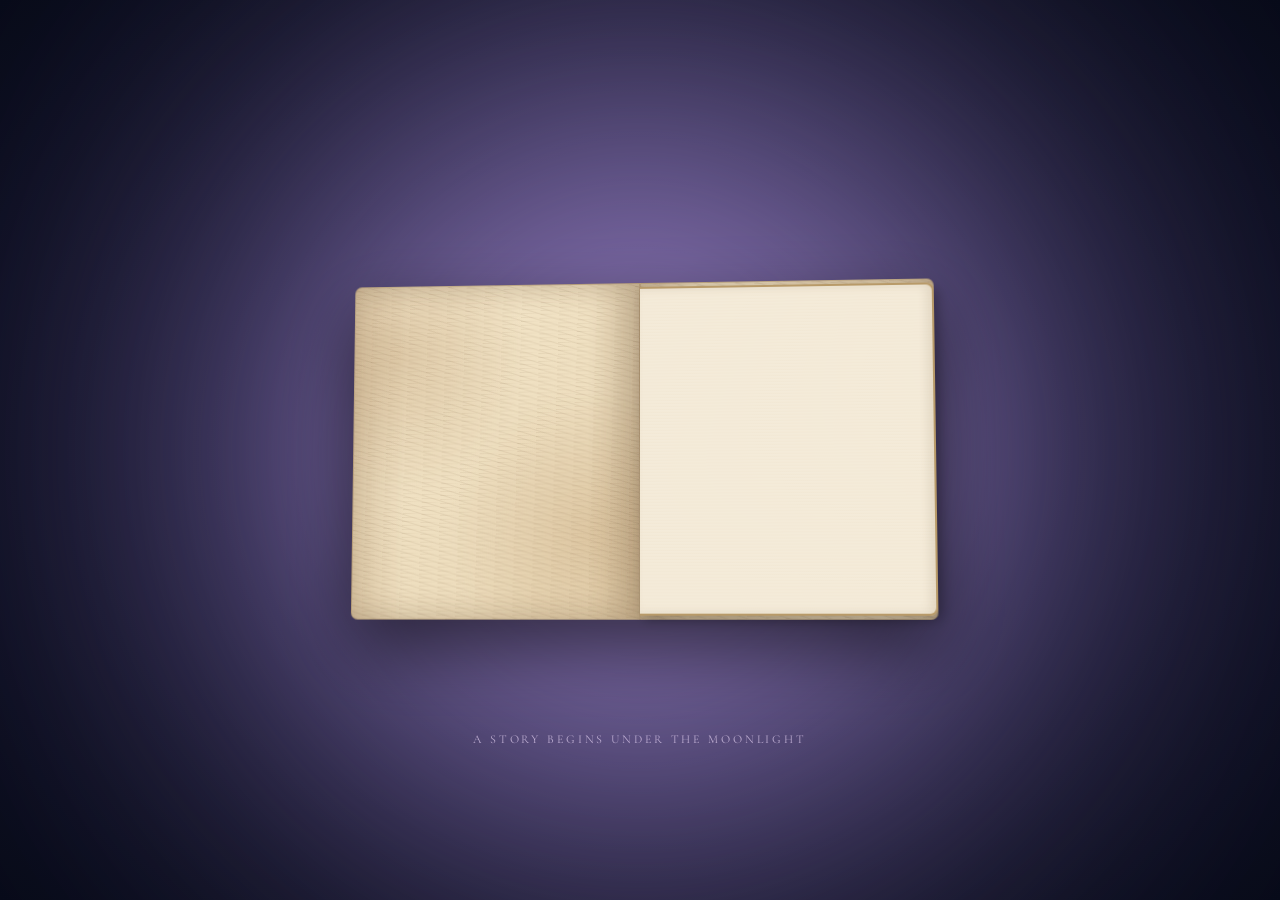
<file: index.html>
<!DOCTYPE html>
<html lang="ja">
<head>
  <script>
    try {
      if (sessionStorage.getItem("bookOpeningPlayed")) {
        document.documentElement.classList.add("book-opening-skip");
      }
    } catch (error) {
      // sessionStorageが使えない場合は通常表示
    }
  </script>
  <meta charset="UTF-8">
  <meta name="viewport" content="width=device-width, initial-scale=1.0">
  <meta name="theme-color" content="#101329">
  <meta name="description" content="Karen Serubia — THE MOONLIT SANCTUARY">
  <title>Karen Serubia｜THE MOONLIT SANCTUARY</title>
  <link rel="preconnect" href="https://fonts.googleapis.com">
  <link rel="preconnect" href="https://fonts.gstatic.com" crossorigin>
  <link href="https://fonts.googleapis.com/css2?family=Cormorant+Garamond:ital,wght@0,400;0,500;1,400;1,500&family=Noto+Serif+JP:wght@400;500&display=swap" rel="stylesheet">
  <link rel="stylesheet" href="css/style.css">
  <link rel="stylesheet" href="css/motion.css">
  <link rel="stylesheet" href="css/book-opening.css">
  <script src="js/main.js" defer></script>
  <script src="js/book-opening.js" defer></script>
</head>
<body>

<!-- BOOK OPENING -->
<div class="book-opening" id="book-opening" aria-label="物語の扉を開いています">
  <div class="book-scene">
    <div class="book-light"></div>

    <div class="storybook" id="storybook">

      <!-- 表紙の下に最初から存在するページ -->
<div class="book-pages">
  <div class="spread-page spread-left"></div>
  <div class="spread-page spread-right"></div>
</div>

<!-- 見開きページに浮かび上がるメッセージ -->
<div class="book-message">
  <p>ここから先は、</p>
  <p>あなたと私だけの秘密。</p>
  <span>✧ THE MOONLIT SANCTUARY ✧</span>
</div>

<!-- ページの厚み -->
<div class="book-pages-edge"></div>

      <!-- 表紙 -->
      <div class="book-cover">
        <div class="cover-decoration">
          <span class="cover-moon">☾</span>
          <span class="cover-title">Karen Serubia</span>
          <span class="cover-subtitle">THE MOONLIT SANCTUARY</span>
          <span class="cover-butterfly">𓂃 ࣪˖ ִֶָ𐀔 𓂃 ࣪</span>
          <span class="cover-ornament">✧ ✩₊˚.⋆☾⋆⁺₊✧ ✧</span>
        </div>
      </div>

    </div>

    <p class="book-opening-caption">
      A STORY BEGINS UNDER THE MOONLIGHT
    </p>
  </div>
</div>


  <div class="site-shell">
    <header class="site-header">
      <a class="brand" href="index.html" aria-label="Karen Serubia home">
        <span class="brand-moon" aria-hidden="true">☾</span>
        <span class="brand-copy">
          <span class="brand-name">Karen Serubia</span>
          <span class="brand-tagline">THE MOONLIT SANCTUARY</span>
        </span>
      </a>

      <button class="menu-toggle" type="button" aria-label="メニューを開く" aria-expanded="false" aria-controls="global-nav">
        <span></span><span></span><span></span>
      </button>

      <nav class="global-nav" id="global-nav" aria-label="メインメニュー">
        <a class="active" href="index.html">HOME</a>
        <a href="about.html">ABOUT</a>
        <a href="family.html">FAMILY</a>
        <a href="schedule.html">SCHEDULE</a>
        <a href="memories.html">MEMORIES</a>
        <a href="letter.html">LETTER</a>
        <a href="music.html">MUSIC</a>
        <a href="special.html">SPECIAL</a>
      </nav>
    </header>

    <main class="hero">
      <div class="hero-image" aria-hidden="true"></div>
      <div class="hero-shade" aria-hidden="true"></div>
      <div class="ambient-glow" aria-hidden="true"></div>
      <div class="stars" aria-hidden="true"></div>
      <!--動く装飾レイヤー-->
      <div class="motion-layer" aria-hidden="true">
        <div class="motion-light"></div>
        <div class="motion-water"></div>
        <div class="motion-stars"></div>
        <!-- 藤の花 -->
     <img class="motion-wisteria"
          src="images/wisteria.png" alt="">
    <!-- 舞い散る花びら -->
    <div class="petal-field" aria-hidden="true">
      <span class="petal petal-1"></span>
      <span class="petal petal-2"></span>
      <span class="petal petal-3"></span>
      <span class="petal petal-4"></span>
      <span class="petal petal-5"></span>
      <span class="petal petal-6"></span>
      <span class="petal petal-7"></span>
      <span class="petal petal-8"></span>
    </div>

<!-- 青い蝶 -->
    <img class="motion-butterfly"
          src="images/butterflies.png" alt="">
      </div>  
      
<section class="welcome-panel" aria-labelledby="welcome-title">

  <p class="eyebrow hero-reveal" style="--delay: 0.2s">
    A PLACE UNDER THE MOONLIGHT
  </p>

  <h1 id="welcome-title" class="hero-title">
    <span class="welcome-word" style="--delay: 0.5s">Welcome</span><br>
    <span class="welcome-jp" style="--delay: 1.5s">ようこそ、</span><br>
    <span class="welcome-jp" style="--delay: 2s">私たちの月夜へ。</span>
  </h1>

  <div class="ornament hero-reveal" style="--delay: 2.6s" aria-hidden="true">
    <span>✧</span><i></i><b>☾</b><i></i><span>✧</span>
  </div>

  <div class="welcome-copy">
    <p class="hero-reveal" style="--delay: 2.9s">
      数ある夜の中から、<br>
      あなたがここへ辿り着いてくれたことを<br>
      心から嬉しく思います。
    </p>

    <p class="hero-reveal" style="--delay: 3.3s">
      ここは、日常の喧騒から少し離れて、<br>
      心を休め、笑い合い、<br>
      大切な時間を分かち合う場所。
    </p>

    <p class="hero-reveal" style="--delay: 3.7s">
      どうぞ、心ゆくまでお楽しみくださいませ。
    </p>
  </div>

  <p class="signature hero-reveal" style="--delay: 4.2s">
    Karen Serubia <span>✧</span>
  </p>

</section>


      <a class="enter-button" href="content.html">
        <span class="enter-small">✧ &nbsp; WELCOME &nbsp; ✧</span>
        <span class="enter-main">ENTER</span>
        <span class="enter-sub">THE SANCTUARY</span>
      </a>

      <aside class="music-box" aria-label="Karen's Music Box">
        <div class="music-heading"><span>🦋</span> Karen's Music Box <span>🥀</span></div>
        <div class="music-content">
          <div class="album-art" aria-hidden="true">☾</div>
          <div class="track-info">
            <strong id="track-title">忘却より深く</strong>
            <span>Karen Serubia</span>
            <div class="track-time"><span id="current-time">0:00</span><span id="duration">--:--</span></div>
            <input id="seek" class="seek" type="range" min="0" max="100" value="0" aria-label="再生位置">
          </div>
          <button id="play-button" class="play-button" type="button" aria-label="音楽を再生">▶</button>
        </div>
        <div class="music-footnote" id="music-status">再生ボタンを押すと音楽が流れます</div>
        <audio id="bgm" preload="metadata">
          <source src="audio/忘却より深く.mp3" type="audio/mpeg">
        </audio>
      </aside>

      <div class="butterfly butterfly-one" aria-hidden="true"></div>
      <div class="butterfly butterfly-two" aria-hidden="true"></div>
      <div class="bottom-caption">A place to return beneath the moonlight.</div>
    </main>
  </div>
</body>
</html>
</file>
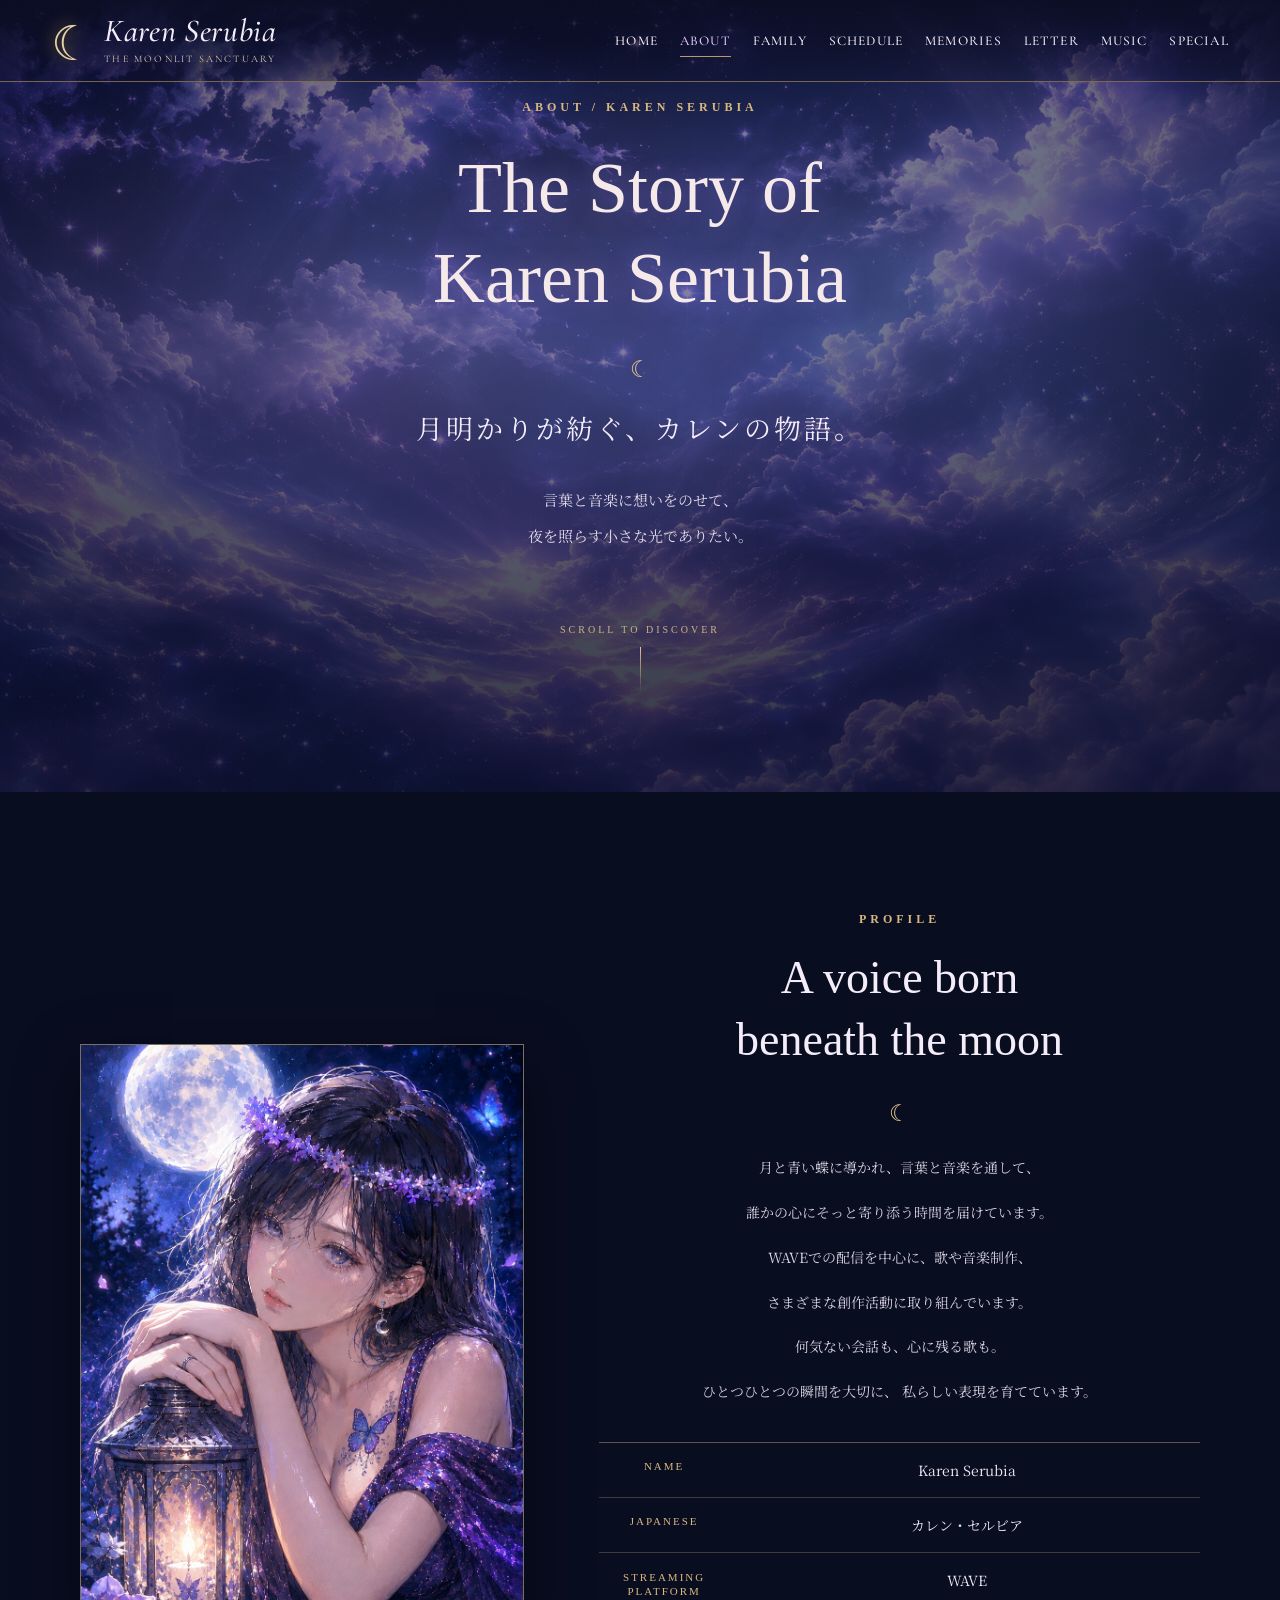
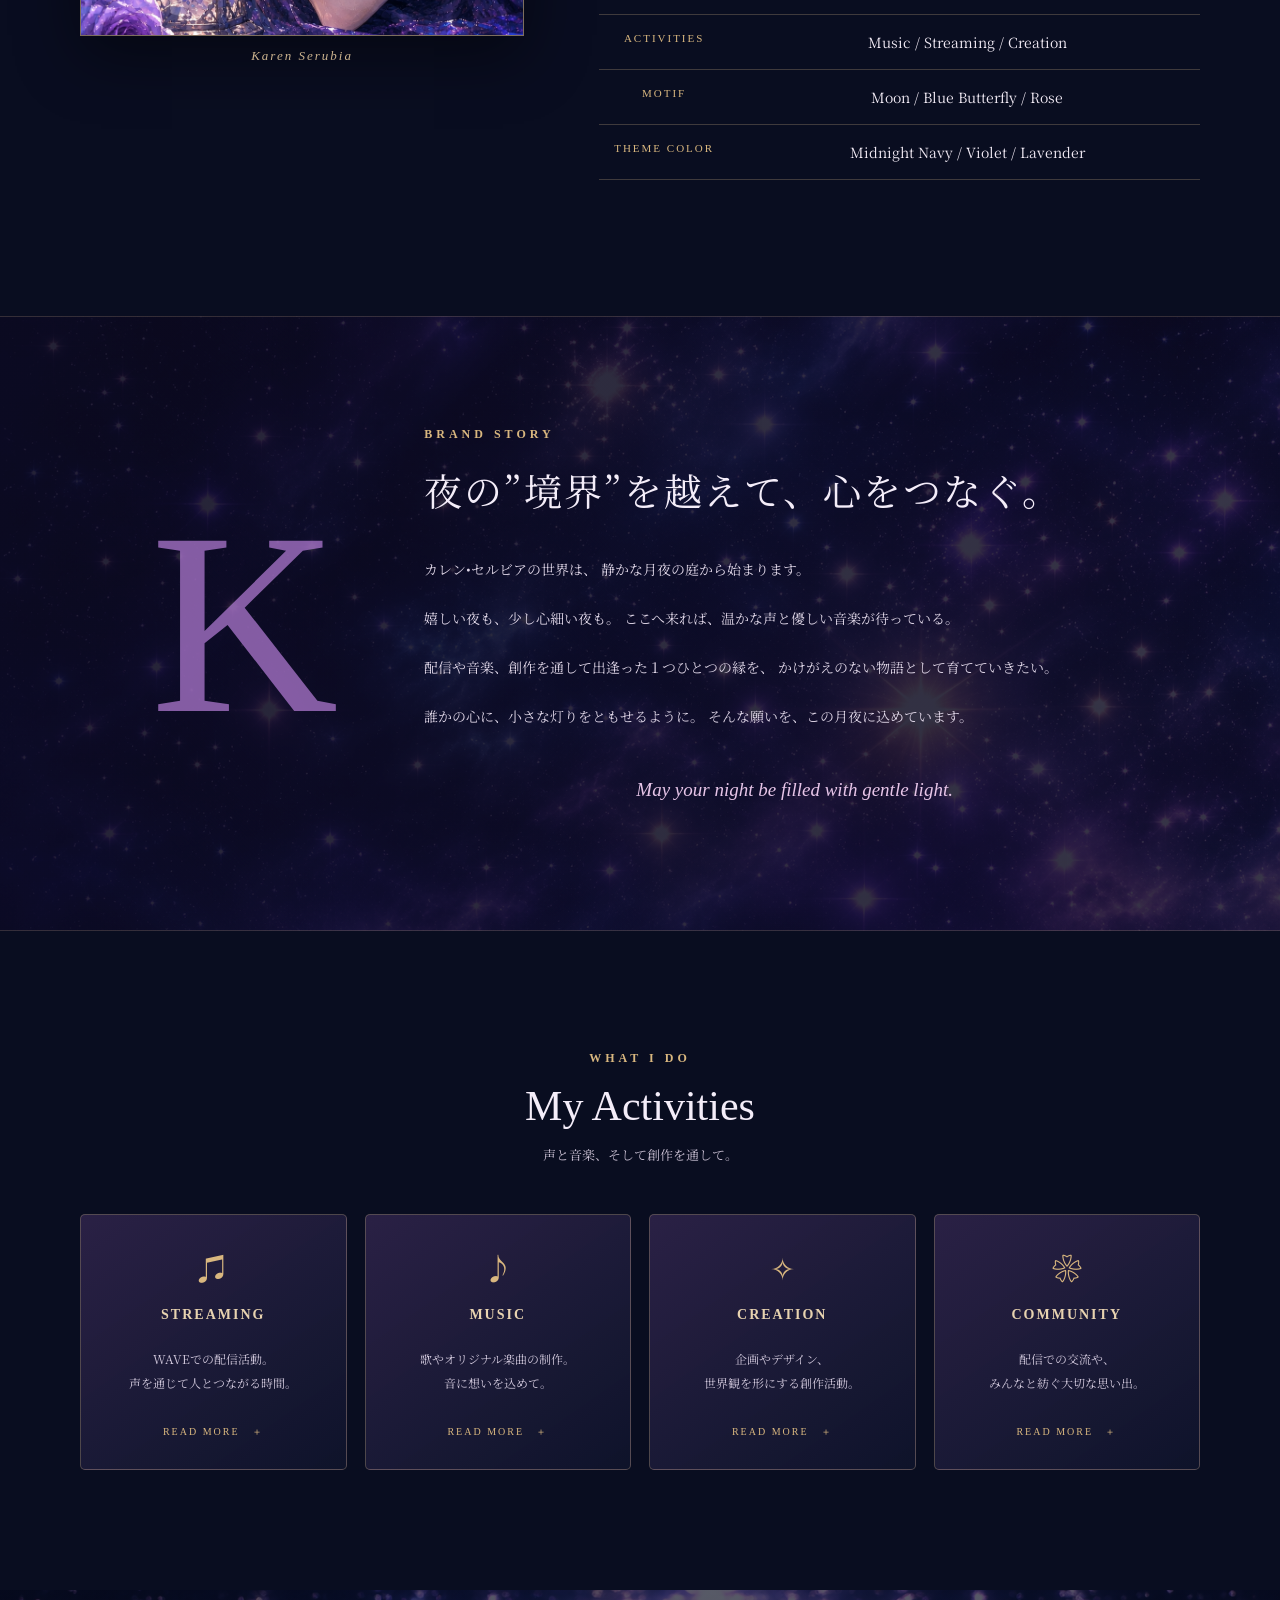
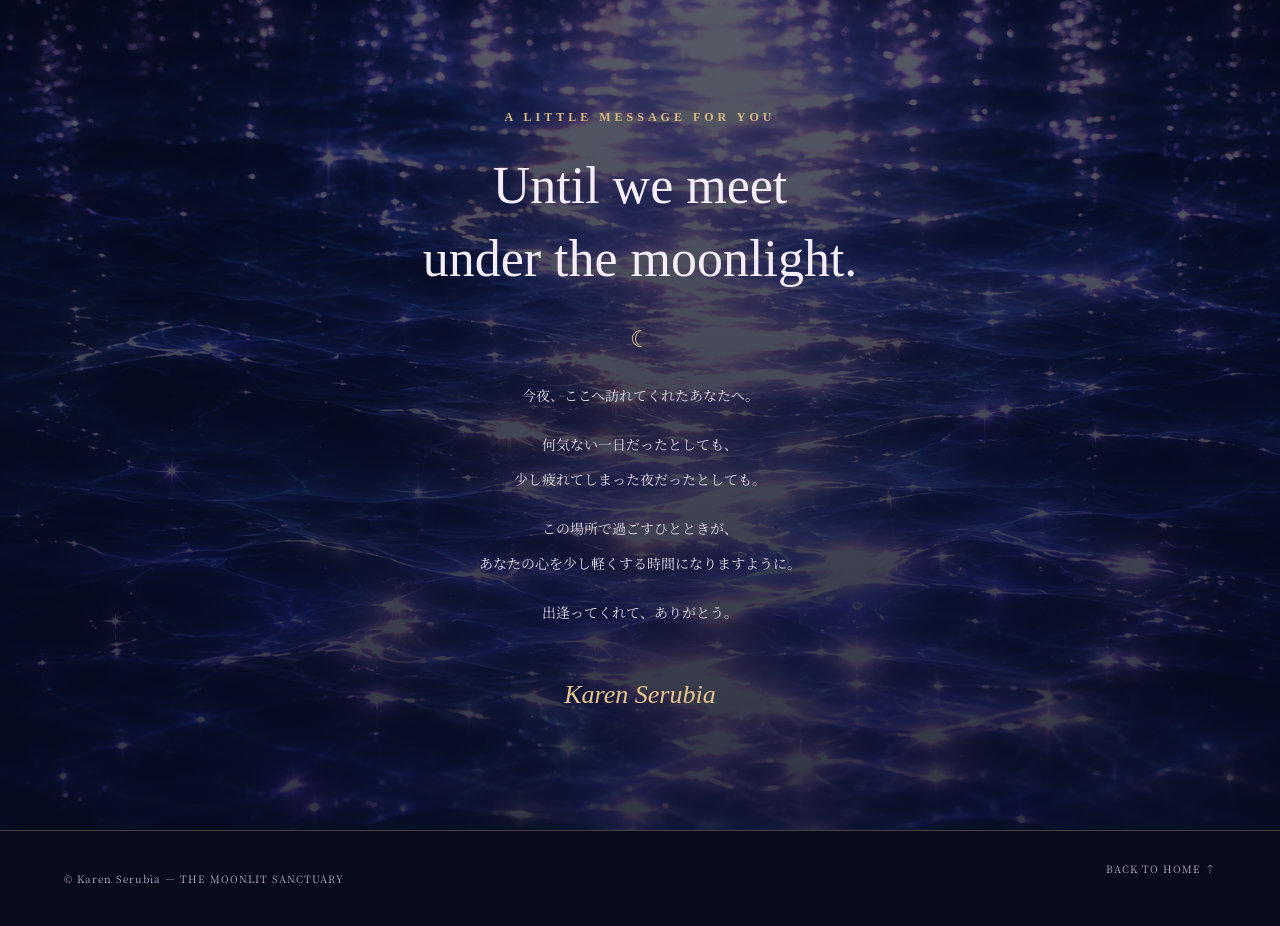
<file: about.html>
<!DOCTYPE html>
<html lang="ja">
  <head>
    <meta charset="UTF-8">
    <meta name="viewport" content="width=device-width, initial-scale=1.0">
  
    <title>ABOUT | Karen Serubia</title>
  
    <!-- Google Fonts -->
    <link rel="preconnect" href="https://fonts.googleapis.com">
    <link rel="preconnect" href="https://fonts.gstatic.com" crossorigin>
    <link href="https://fonts.googleapis.com/css2?family=Cormorant+Garamond:ital,wght@0,400;0,500;1,400;1,500&family=Noto+Serif+JP:wght@400;500&display=swap" rel="stylesheet">
  
    <!-- 共通CSS -->
    <link rel="stylesheet" href="css/style.css">
    <link rel="stylesheet" href="css/motion.css">

    <!-- ABOUT専用CSS -->
    <link rel="stylesheet" href="css/about.css">
  
    <script src="js/main.js" defer></script>
  </head>

<body class="about-page">

  <!-- HEADER -->
<header class="site-header">
  <a class="brand" href="index.html" aria-label="Karen Serubia home">
    <span class="brand-moon" aria-hidden="true">☾</span>
    <span class="brand-copy">
      <span class="brand-name">Karen Serubia</span>
      <span class="brand-tagline">THE MOONLIT SANCTUARY</span>
    </span>
  </a>

  <button class="menu-toggle" type="button"
    aria-label="メニューを開く"
    aria-expanded="false"
    aria-controls="global-nav">
    <span></span><span></span><span></span>
  </button>

  <nav class="global-nav" id="global-nav" aria-label="メインメニュー">
    <a href="index.html">HOME</a>
    <a href="about.html" class="active">ABOUT</a>
    <a href="family.html">FAMILY</a>
    <a href="schedule.html">SCHEDULE</a>
    <a href="memories.html">MEMORIES</a>
    <a href="letter.html">LETTER</a>
    <a href="music.html">MUSIC</a>
    <a href="special.html">SPECIAL</a>
  </nav>
</header>


  <main>

    <!-- SECTION 01 : INTRODUCTION -->
    <section class="about-hero">
      <div class="about-hero-inner" data-reveal>
        <p class="eyebrow">ABOUT / KAREN SERUBIA</p>

        <h1>The Story of<br>Karen Serubia</h1>

        <div class="moon-divider">☾</div>

        <h2>月明かりが紡ぐ、カレンの物語。</h2>

        <p class="hero-description">
          言葉と音楽に想いをのせて、<br>
          夜を照らす小さな光でありたい。
        </p>

        <p class="scroll-label">SCROLL TO DISCOVER</p>
        <span class="scroll-line"></span>
      </div>
    </section>


    <!-- SECTION 02 : PROFILE -->
    <section class="profile-section section-wrap">

      <div class="profile-image" data-reveal="left">
        <img
          src="images/about-portrait.png"
          alt="Karen Serubia"
        >
        <span class="image-caption">Karen Serubia</span>
      </div>

      <div class="profile-content">
        <p class="eyebrow">PROFILE</p>

        <h2>A voice born<br>beneath the moon</h2>

        <div class="moon-divider">☾</div>

        <p class="profile-message">
          月と青い蝶に導かれ、言葉と音楽を通して、
        </p>
        <p class="profile-message">
          誰かの心にそっと寄り添う時間を届けています。
        </p>

        <p class="profile-message">
          WAVEでの配信を中心に、歌や音楽制作、
        </p>

        <p class="profile-message">
          さまざまな創作活動に取り組んでいます。
        </p>

        <p class="profile-message">
          何気ない会話も、心に残る歌も。
        </p>

        <p class="profile-message">
          ひとつひとつの瞬間を大切に、
          私らしい表現を育てています。
        </p>  

        <dl class="profile-data">
          <div>
            <dt>NAME</dt>
            <dd>Karen Serubia</dd>
          </div>

          <div>
            <dt>JAPANESE</dt>
            <dd>カレン・セルビア</dd>
          </div>

          <div>
            <dt>STREAMING　PLATFORM</dt>
            <dd>WAVE</dd>
          </div>

          <div>
            <dt>ACTIVITIES</dt>
            <dd>Music / Streaming / Creation</dd>
          </div>

          <div>
            <dt>MOTIF</dt>
            <dd>Moon / Blue Butterfly / Rose</dd>
          </div>

          <div>
            <dt>THEME COLOR</dt>
            <dd>Midnight Navy / Violet / Lavender</dd>
          </div>
        </dl>
      </div>

    </section>


    <!-- SECTION 03 : BRAND STORY -->
    <section class="story-section">
      <div class="story-inner">

        <div class="story-initial" data-reveal="left">K</div>

        <div class="story-content" data-reveal="right">
          <p class="eyebrow">BRAND STORY</p>

          <h2>夜の”境界”を越えて、心をつなぐ。</h2>

          <p>
            カレン•セルビアの世界は、
            静かな月夜の庭から始まります。
          </p>

          <p>
            嬉しい夜も、少し心細い夜も。
            ここへ来れば、温かな声と優しい音楽が待っている。
          </p>

          <p>
            配信や音楽、創作を通して出逢った１つひとつの縁を、
            かけがえのない物語として育てていきたい。
          </p>

          <p>
            誰かの心に、小さな灯りをともせるように。
            そんな願いを、この月夜に込めています。
          </p>

          <p class="story-english">
            May your night be filled with gentle light.
          </p>
        </div>

      </div>
    </section>


    
<!-- SECTION 04 : ACTIVITIES -->
<section class="activities-section section-wrap">

  <div class="section-heading">
    <p class="eyebrow">WHAT I DO</p>
    <h2>My Activities</h2>
    <p>声と音楽、そして創作を通して。</p>
  </div>

  <div class="activity-grid">

    <!-- STREAMING -->
    <article class="activity-card" data-activity="streaming">
      <button class="activity-trigger" type="button"
        aria-expanded="false">
        <div class="activity-icon">♫</div>
        <h3>STREAMING</h3>
        <p>WAVEでの配信活動。<br>声を通じて人とつながる時間。</p>
        <span class="activity-open">READ MORE　＋</span>
      </button>
      <div class="activity-detail" hidden>
        <img src="images/activity-streaming.png" alt="Streaming">
        <div class="activity-detail-text">
          <p class="eyebrow">MY VOICE, YOUR NIGHT</p>
          <h4>Streaming</h4>
          <p>声を通して出逢い、言葉を交わし、同じ時間を楽しむ。</p>
          <p>WAVEで紡ぐ大切なひととき。</p>
        </div>
      </div>
    </article>

    <!-- MUSIC -->
    <article class="activity-card" data-activity="music">
      <button class="activity-trigger" type="button"
        aria-expanded="false">
        <div class="activity-icon">♪</div>
        <h3>MUSIC</h3>
        <p>歌やオリジナル楽曲の制作。<br>音に想いを込めて。</p>
        <span class="activity-open">READ MORE　＋</span>
      </button>
      <div class="activity-detail" hidden>
        <img src="images/activity-music.png" alt="Music">
        <div class="activity-detail-text">
          <p class="eyebrow">MELODIES OF THE MOON</p>
          <h4>Music</h4>
          <p>歌声や旋律に想いをのせて。</p>
          <p>心に残る音楽を、自分らしい表現で届けていきます。</p>
        </div>
      </div>
    </article>

    <!-- CREATION -->
    <article class="activity-card" data-activity="creation">
      <button class="activity-trigger" type="button"
        aria-expanded="false">
        <div class="activity-icon">✧</div>
        <h3>CREATION</h3>
        <p>企画やデザイン、<br>世界観を形にする創作活動。</p>
        <span class="activity-open">READ MORE　＋</span>
      </button>
      <div class="activity-detail" hidden>
        <img src="images/activity-creation.png" alt="Creation">
        <div class="activity-detail-text">
          <p class="eyebrow">A WORLD OF IMAGINATION</p>
          <h4>Creation</h4>
          <p>アイデアを形にし、まだ見ぬ世界を描く。</p>
          <p>デザインや企画を通して表現を広げています。</p>
        </div>
      </div>
    </article>

    <!-- COMMUNITY -->
    <article class="activity-card" data-activity="community">
      <button class="activity-trigger" type="button"
        aria-expanded="false">
        <div class="activity-icon">❀</div>
        <h3>COMMUNITY</h3>
        <p>配信での交流や、<br>みんなと紡ぐ大切な思い出。</p>
        <span class="activity-open">READ MORE　＋</span>
      </button>
      <div class="activity-detail" hidden>
        <img src="images/activity-community.png" alt="Community">
        <div class="activity-detail-text">
          <p class="eyebrow">MEMORIES WE SHARE</p>
          <h4>Community</h4>
          <p>出逢ってくれたみんなと過ごす時間。</p>
          <p>何気ない会話も、かけがえのない思い出です。</p>
        </div>
      </div>
    </article>

  </div>
</section>



    <!-- SECTION 05 : FINAL MESSAGE -->
    <section class="final-section">

      <div class="final-content" data-reveal>
        <p class="eyebrow">A LITTLE MESSAGE FOR YOU</p>

        <h2>Until we meet<br>under the moonlight.</h2>

        <div class="moon-divider">☾</div>

        <p>
          今夜、ここへ訪れてくれたあなたへ。
        </p>

        <p>
          何気ない一日だったとしても、<br>
          少し疲れてしまった夜だったとしても。
        </p>

        <p>
          この場所で過ごすひとときが、<br>
          あなたの心を少し軽くする時間になりますように。
        </p>

        <p>
          出逢ってくれて、ありがとう。
        </p>

        <p class="signature">Karen Serubia</p>
      </div>

    </section>

  </main>

  <footer class="about-footer">
    <p>© Karen Serubia — THE MOONLIT SANCTUARY</p>
    <a href="index.html">BACK TO HOME ↑</a>
  </footer>
  <script src="js/motion.js"></script>
  <script src="js/about.js"></script>
</body>
</html>
</file>
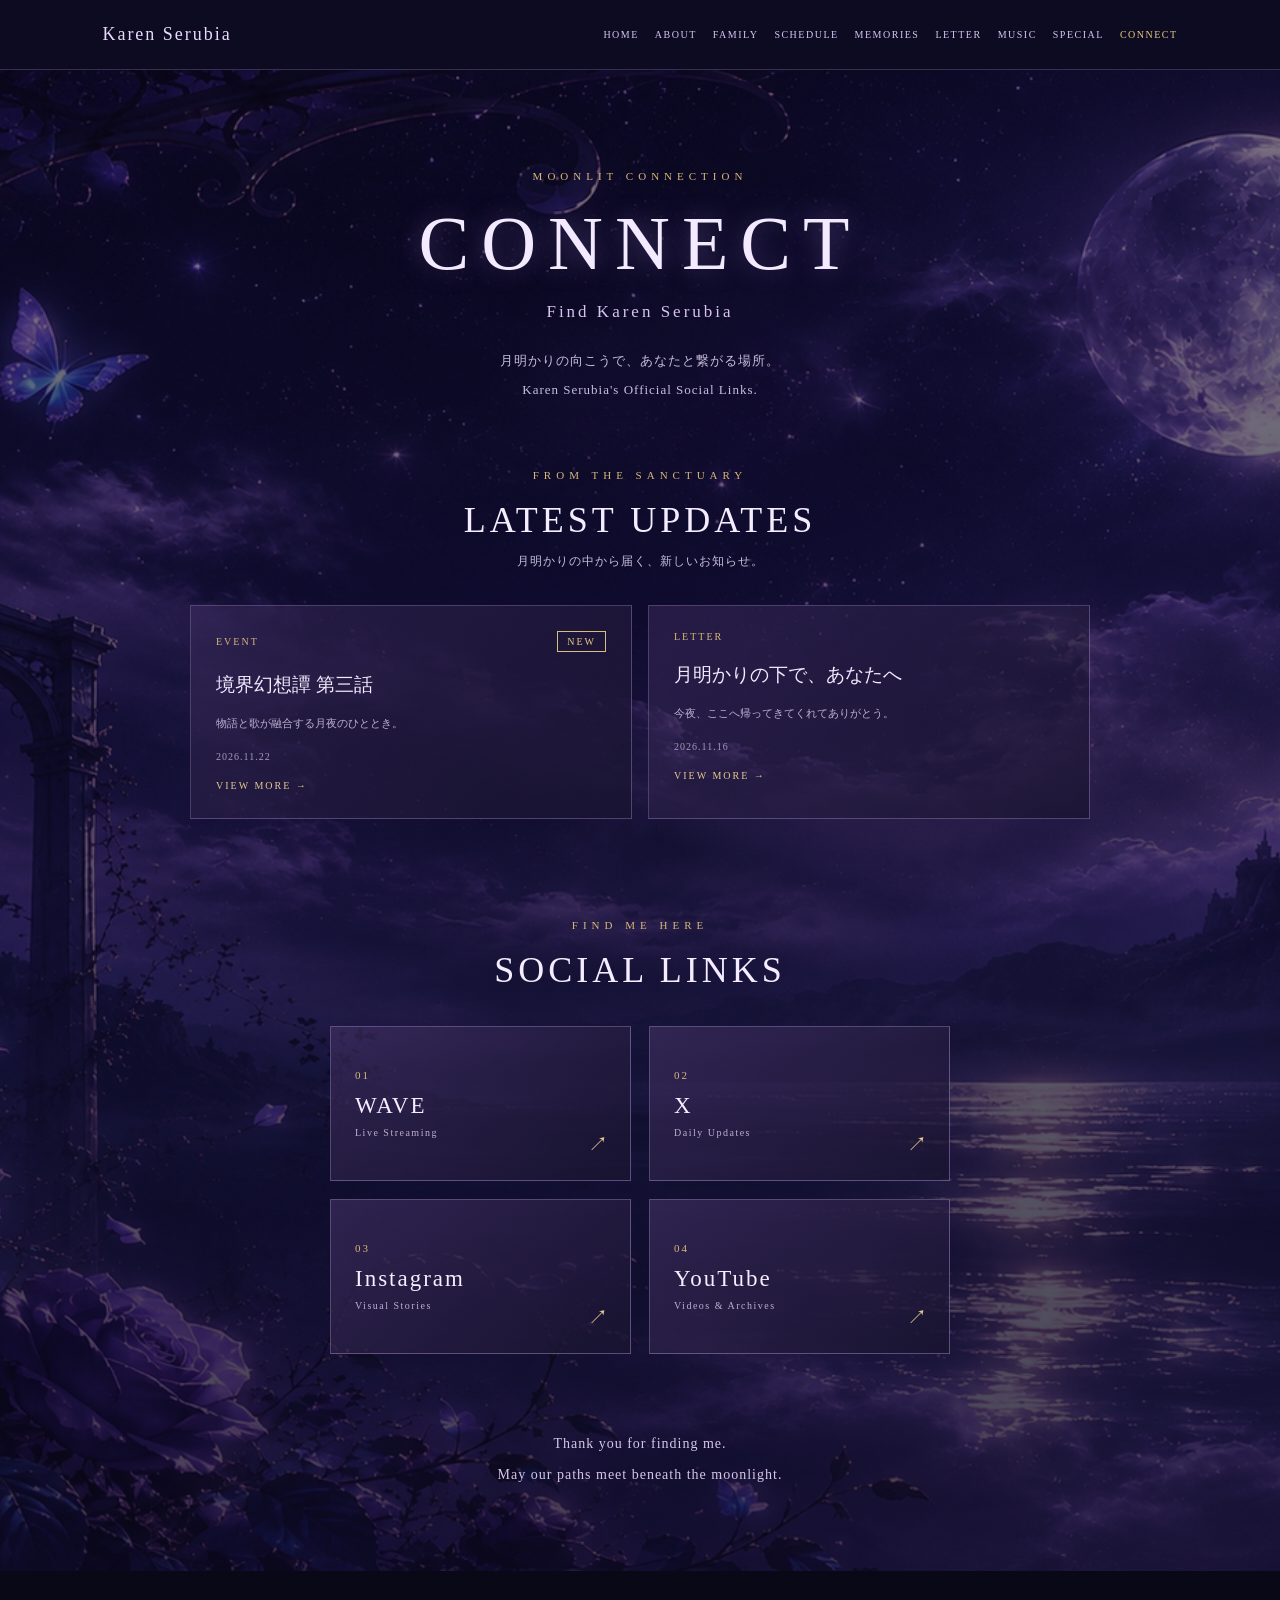
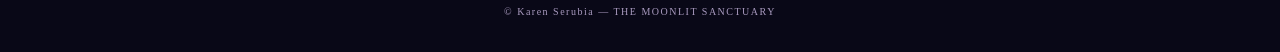
<file: content.html>
<!DOCTYPE html>
<html lang="ja">
<head>
  <meta charset="UTF-8">
  <meta name="viewport" content="width=device-width, initial-scale=1.0">
  <title>CONNECT | Karen Serubia</title>
  <meta name="description" content="Find Karen Serubia on social media.">

  <link rel="stylesheet" href="css/style.css">
  <link rel="stylesheet" href="css/content.css">
</head>

<body>

  <!-- CONNECT NAVIGATION -->
  <header class="connect-header">
    <a href="index.html" class="connect-logo">Karen Serubia</a>

    <nav class="connect-nav" aria-label="CONNECT navigation">
      <a href="index.html">HOME</a>
      <a href="about.html">ABOUT</a>
      <a href="family.html">FAMILY</a>
      <a href="schedule.html">SCHEDULE</a>
      <a href="memories.html">MEMORIES</a>
      <a href="letter.html">LETTER</a>
      <a href="music.html">MUSIC</a>
      <a href="special.html">SPECIAL</a>
      <a href="content.html" class="active">CONNECT</a>
    </nav>
  </header>

  <main class="connect-main">

    <!-- HERO -->
    <section class="connect-hero">
      <span class="connect-eyebrow">MOONLIT CONNECTION</span>
      <h1>CONNECT</h1>
      <p class="connect-subtitle">Find Karen Serubia</p>
      <p class="connect-intro">
        月明かりの向こうで、あなたと繋がる場所。<br>
        Karen Serubia's Official Social Links.
      </p>
    </section>

    <!-- LATEST UPDATES -->
    <section class="connect-updates">
      <div class="connect-section-heading">
        <span class="connect-eyebrow">FROM THE SANCTUARY</span>
        <h2>LATEST UPDATES</h2>
        <p>月明かりの中から届く、新しいお知らせ。</p>
      </div>

      <div id="connect-update-list" class="connect-update-list">
        <p class="connect-loading">Loading updates...</p>
      </div>
    </section>

    <!-- SOCIAL LINKS -->
    <section class="connect-social">
      <div class="connect-section-heading">
        <span class="connect-eyebrow">FIND ME HERE</span>
        <h2>SOCIAL LINKS</h2>
      </div>

      <div class="connect-links">

        <a class="connect-card" href="https://wavejp.onelink.me/cCTa/inappshareprofilejp?af_dp=wavelive%3A%2F%2F&w_user=ecd4c437-b8e3-474d-b31a-c574b41d177b" target="_blank" rel="noopener noreferrer">
          <span class="connect-number">01</span>
          <span class="connect-platform">WAVE</span>
          <span class="connect-description">Live Streaming</span>
          <span class="connect-arrow">↗</span>
        </a>

        <a class="connect-card" href="https://x.com/ks_greedyhope?s=11" target="_blank" rel="noopener noreferrer">
          <span class="connect-number">02</span>
          <span class="connect-platform">X</span>
          <span class="connect-description">Daily Updates</span>
          <span class="connect-arrow">↗</span>
        </a>

        <a class="connect-card" href="https://www.instagram.com/karenserubia_greedyhope?exln=MWFnZTltOWVjOWl5NA%3D%3D&utm_source=qr" target="_blank" rel="noopener noreferrer">
          <span class="connect-number">03</span>
          <span class="connect-platform">Instagram</span>
          <span class="connect-description">Visual Stories</span>
          <span class="connect-arrow">↗</span>
        </a>

        <a class="connect-card" href="https://youtube.com/@karenserubia?si=is0Ic-wHTHymAP7D" target="_blank" rel="noopener noreferrer">
          <span class="connect-number">04</span>
          <span class="connect-platform">YouTube</span>
          <span class="connect-description">Videos & Archives</span>
          <span class="connect-arrow">↗</span>
        </a>

      </div>
    </section>

    <p class="connect-message">
      Thank you for finding me.<br>
      May our paths meet beneath the moonlight.
    </p>

  </main>

  <footer class="connect-footer">
    <p>© Karen Serubia — THE MOONLIT SANCTUARY</p>
  </footer>

  <!-- DATA -->
  <script src="js/schedule-data.js"></script>
  <script src="js/letter-data.js"></script>
  <script src="js/connect.js"></script>

</body>
</html>
</file>
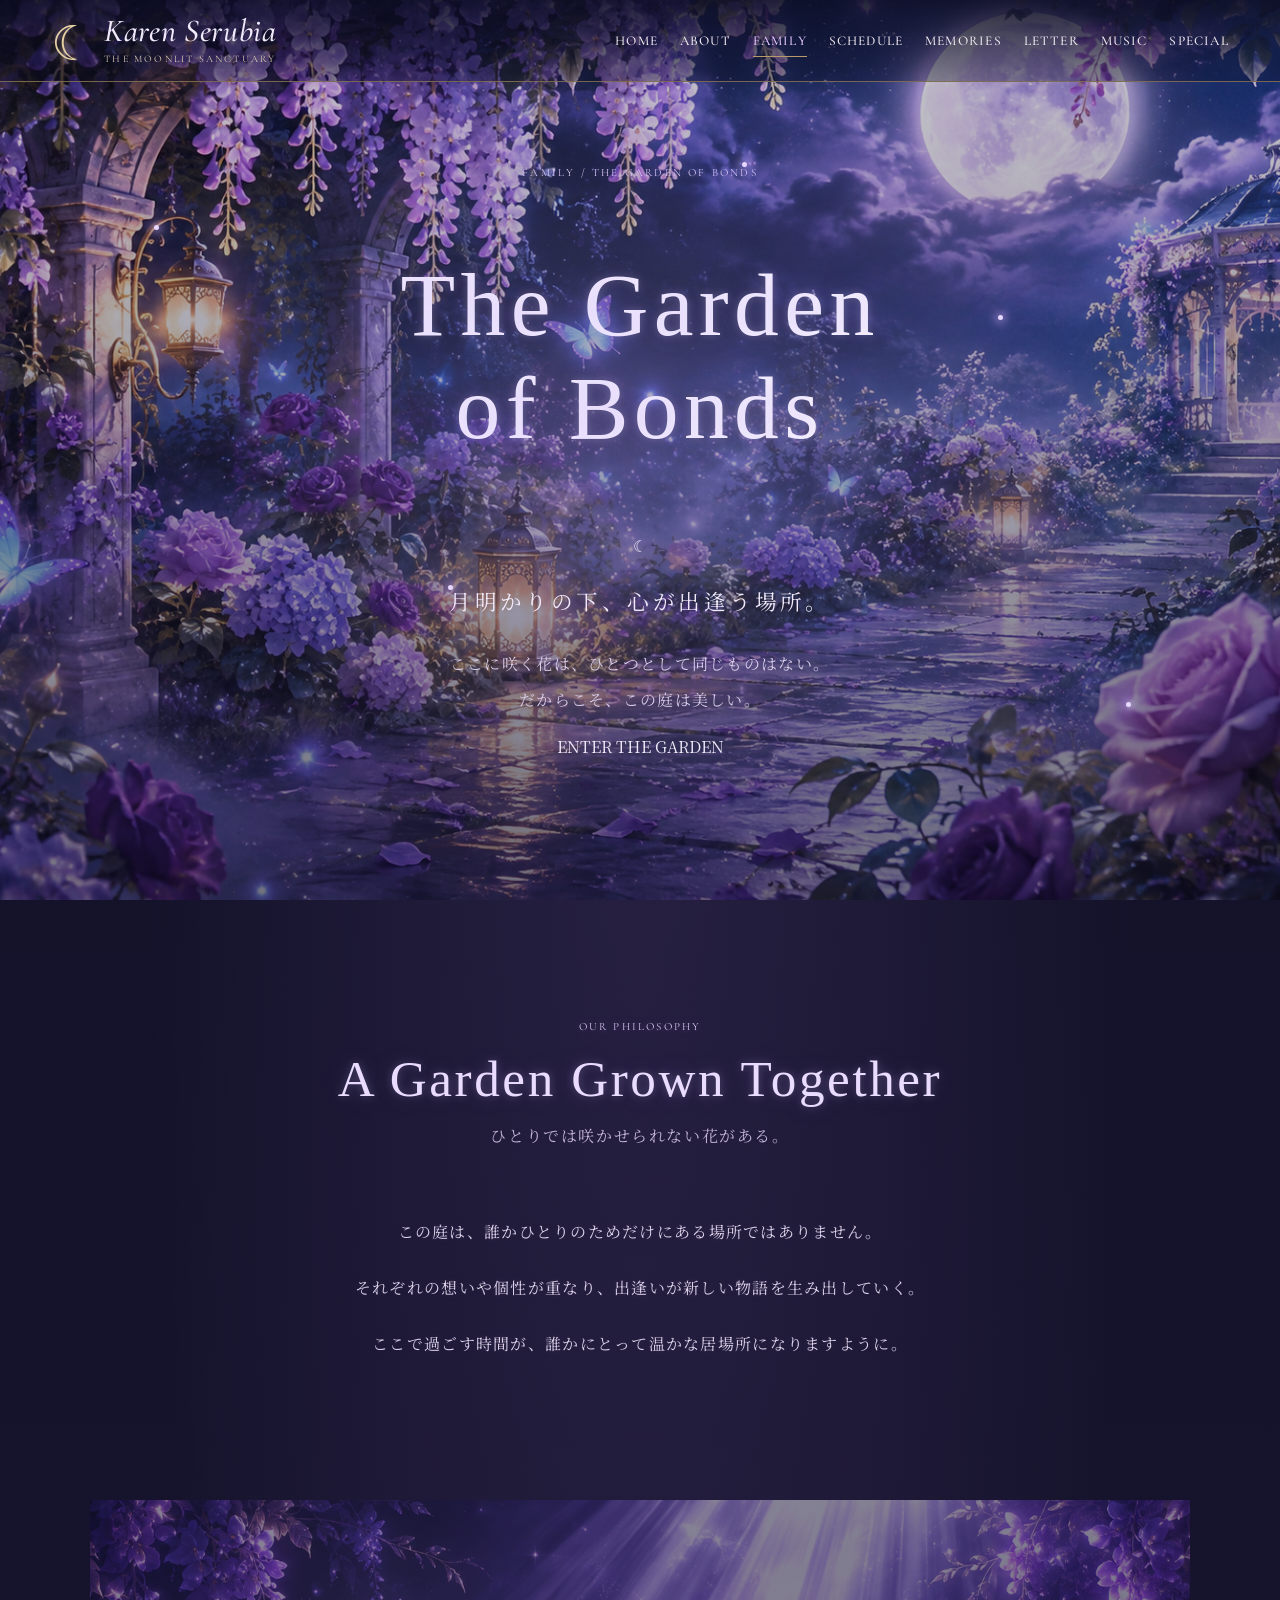
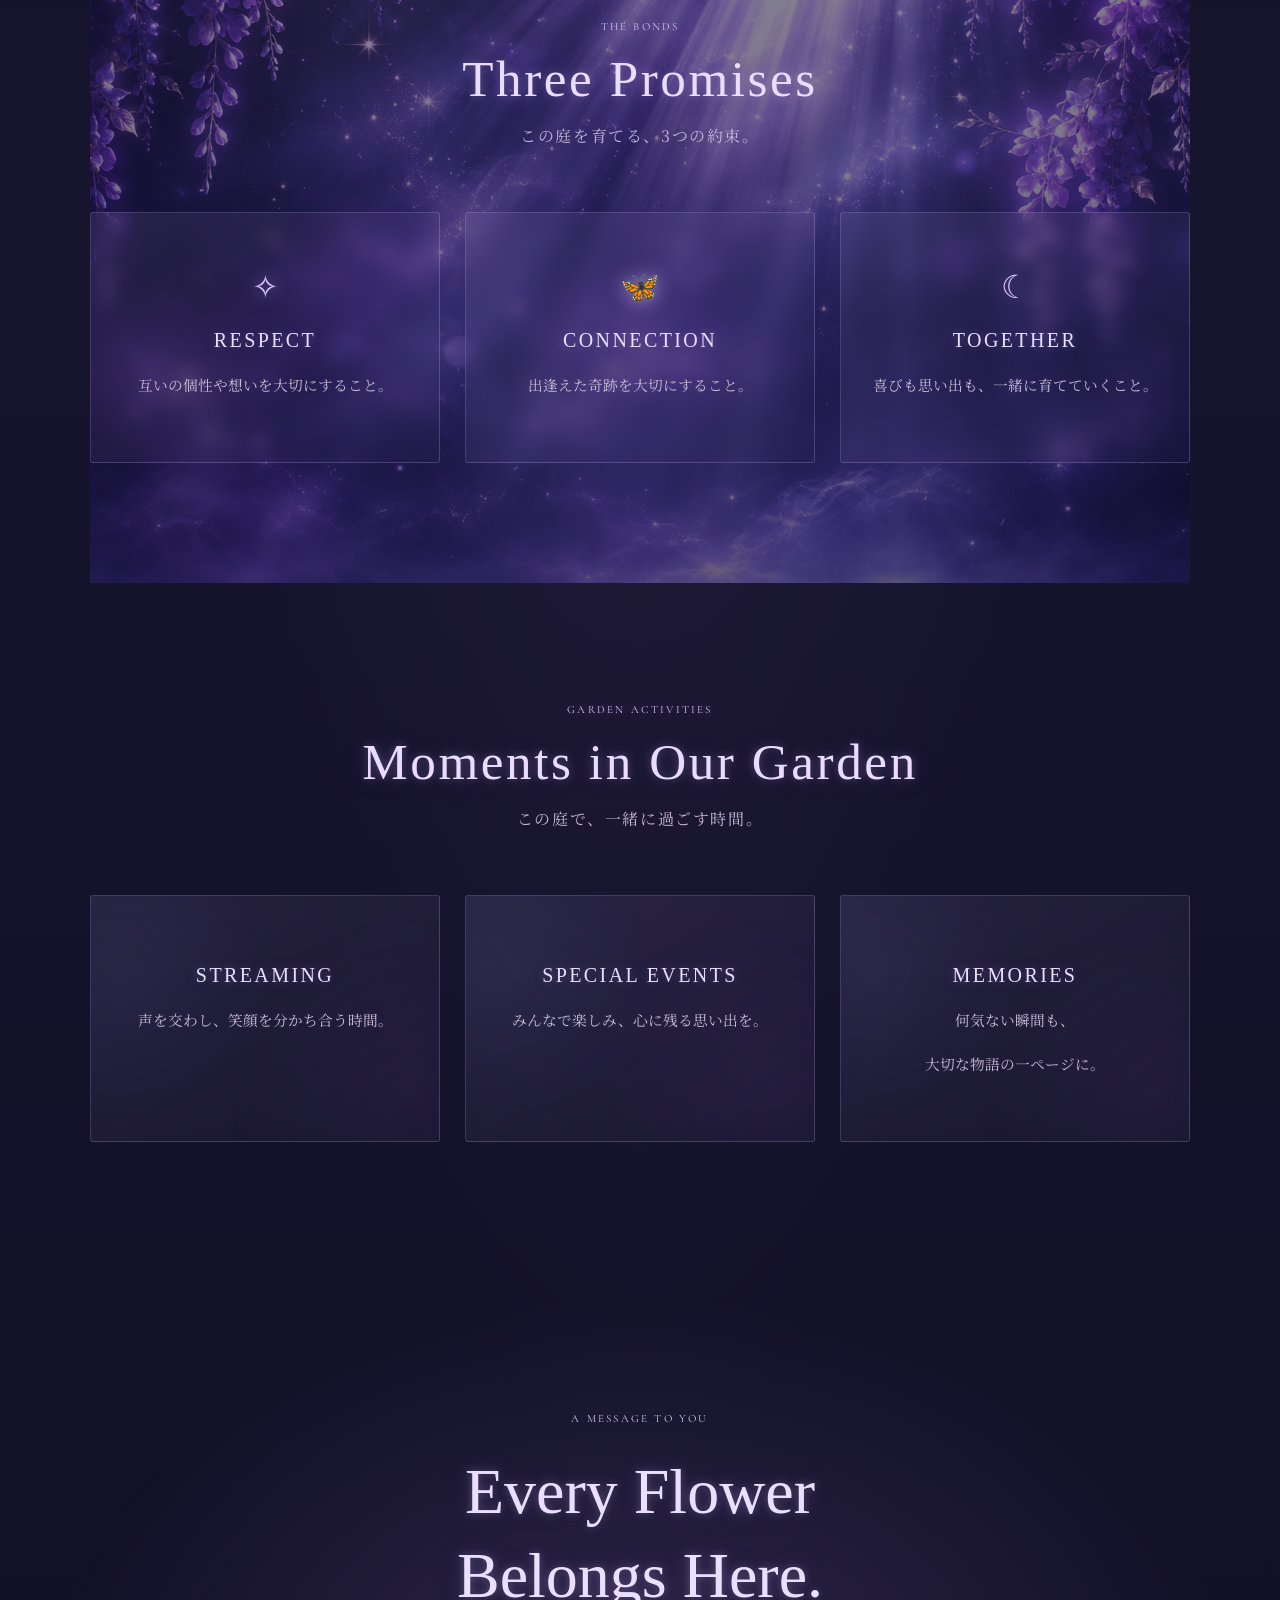
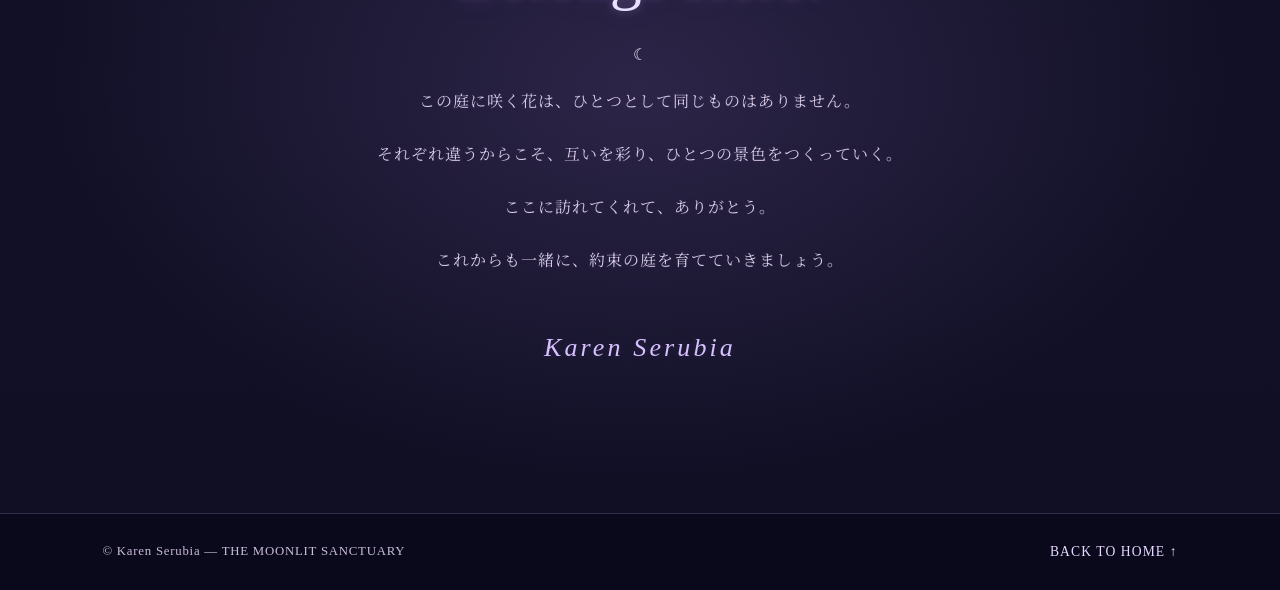
<file: family.html>
<!DOCTYPE html>
<html lang="ja">
<head>
  <meta charset="UTF-8">
  <meta name="viewport" content="width=device-width, initial-scale=1.0">
  <title>FAMILY | Karen Serubia</title>

  <script src="js/main.js" defer></script>
  <link rel="preconnect" href="https://fonts.googleapis.com">
  <link rel="preconnect" href="https://fonts.gstatic.com" crossorigin>
  <link href="https://fonts.googleapis.com/css2?family=Cormorant+Garamond:ital,wght@0,400;0,500;1,400;1,500&family=Noto+Serif+JP:wght@400;500&display=swap" rel="stylesheet">

  <link rel="stylesheet" href="css/style.css">
  <link rel="stylesheet" href="css/motion.css">
  <link rel="stylesheet" href="css/family.css">
</head>

<body class="family-page">
    <div class="garden-atmosphere" aria-hidden="true">
        <span class="firefly firefly-1"></span>
        <span class="firefly firefly-2"></span>
        <span class="firefly firefly-3"></span>
        <span class="firefly firefly-4"></span>
        <span class="firefly firefly-5"></span>
      
        <span class="garden-petal petal-1"></span>
        <span class="garden-petal petal-2"></span>
        <span class="garden-petal petal-3"></span>
        <span class="garden-petal petal-4"></span>
        <span class="garden-petal petal-5"></span>
        <span class="garden-petal petal-6"></span>
        <!--青い蝶-->
        <img src="images/garden-butterfly.png"
        class="garden-butterfly"
        alt="">
      </div>

  <header class="site-header">
  <a class="brand" href="index.html" aria-label="Karen Serubia home">
    <span class="brand-moon" aria-hidden="true">☾</span>
    <span class="brand-copy">
      <span class="brand-name">Karen Serubia</span>
      <span class="brand-tagline">THE MOONLIT SANCTUARY</span>
    </span>
  </a>

  <button class="menu-toggle" type="button"
    aria-label="メニューを開く"
    aria-expanded="false"
    aria-controls="global-nav">
    <span></span><span></span><span></span>
  </button>

  <nav class="global-nav" id="global-nav" aria-label="メインメニュー">
    <a href="index.html">HOME</a>
    <a href="about.html">ABOUT</a>
    <a href="family.html" class="active">FAMILY</a>
    <a href="schedule.html">SCHEDULE</a>
    <a href="memories.html">MEMORIES</a>
    <a href="letter.html">LETTER</a>
    <a href="music.html">MUSIC</a>
    <a href="special.html">SPECIAL</a>
  </nav>
  </header>

  <main>

    <!-- 01. HERO -->
    <section class="family-hero">
      <div class="family-hero-inner">
        <p class="eyebrow">FAMILY / THE GARDEN OF BONDS</p>
        <h1>The Garden<br>of Bonds</h1>
        <div class="moon-divider">☾</div>
        <h2>月明かりの下、心が出逢う場所。</h2>
        <p class="hero-description">
          ここに咲く花は、ひとつとして同じものはない。<br>
          だからこそ、この庭は美しい。
        </p>
        <p class="scroll-label">ENTER THE GARDEN</p>
        <span class="scroll-line"></span>
      </div>
    </section>

    <!-- 02. CONCEPT -->
    <section class="family-concept section-wrap">
      <div class="section-heading">
        <p class="eyebrow">OUR PHILOSOPHY</p>
        <h2>A Garden Grown Together</h2>
        <p>ひとりでは咲かせられない花がある。</p>
      </div>

      <div class="concept-content">
        <p>この庭は、誰かひとりのためだけにある場所ではありません。</p>
        <p>それぞれの想いや個性が重なり、出逢いが新しい物語を生み出していく。</p>
        <p>ここで過ごす時間が、誰かにとって温かな居場所になりますように。</p>
      </div>
    </section>

    <!-- 03. THE BONDS -->
    <section class="bonds-section section-wrap">
      <div class="section-heading">
        <p class="eyebrow">THE BONDS</p>
        <h2>Three Promises</h2>
        <p>この庭を育てる、3つの約束。</p>
      </div>

      <div class="bonds-grid">
        <article class="bond-card">
          <div class="bond-icon">✧</div>
          <h3>RESPECT</h3>
          <p>互いの個性や想いを大切にすること。</p>
        </article>

        <article class="bond-card">
          <div class="bond-icon">🦋</div>
          <h3>CONNECTION</h3>
          <p>出逢えた奇跡を大切にすること。</p>
        </article>

        <article class="bond-card">
          <div class="bond-icon">☾</div>
          <h3>TOGETHER</h3>
          <p>喜びも思い出も、一緒に育てていくこと。</p>
        </article>
      </div>
    </section>

    <!-- 04. GARDEN ACTIVITIES -->
    <section class="garden-section section-wrap">
      <div class="section-heading">
        <p class="eyebrow">GARDEN ACTIVITIES</p>
        <h2>Moments in Our Garden</h2>
        <p>この庭で、一緒に過ごす時間。</p>
      </div>

      <div class="garden-grid">
        <article class="garden-card">
          <h3>STREAMING</h3>
          <p>声を交わし、笑顔を分かち合う時間。</p>
        </article>

        <article class="garden-card">
          <h3>SPECIAL EVENTS</h3>
          <p>みんなで楽しみ、心に残る思い出を。</p>
        </article>

        <article class="garden-card">
          <h3>MEMORIES</h3>
          <p>何気ない瞬間も、</p>
          <p>大切な物語の一ページに。</p>
        </article>
      </div>
    </section>

    <!-- 05. MESSAGE -->
    <section class="family-message">
      <div class="family-message-inner">
        <p class="eyebrow">A MESSAGE TO YOU</p>
        <h2>Every Flower<br>Belongs Here.</h2>
        <div class="moon-divider">☾</div>
        <p>この庭に咲く花は、ひとつとして同じものはありません。</p>
        <p>それぞれ違うからこそ、互いを彩り、ひとつの景色をつくっていく。</p>
        <p>ここに訪れてくれて、ありがとう。</p>
        <p>これからも一緒に、約束の庭を育てていきましょう。</p>
        <p class="signature">Karen Serubia</p>
      </div>
    </section>

  </main>

  <footer class="about-footer">
    <p>© Karen Serubia — THE MOONLIT SANCTUARY</p>
    <a href="index.html">BACK TO HOME ↑</a>
  </footer>

  <script src="js/motion.js"></script>
  <script src="js/family-motion.js"></script>
</body>
</html>
</file>
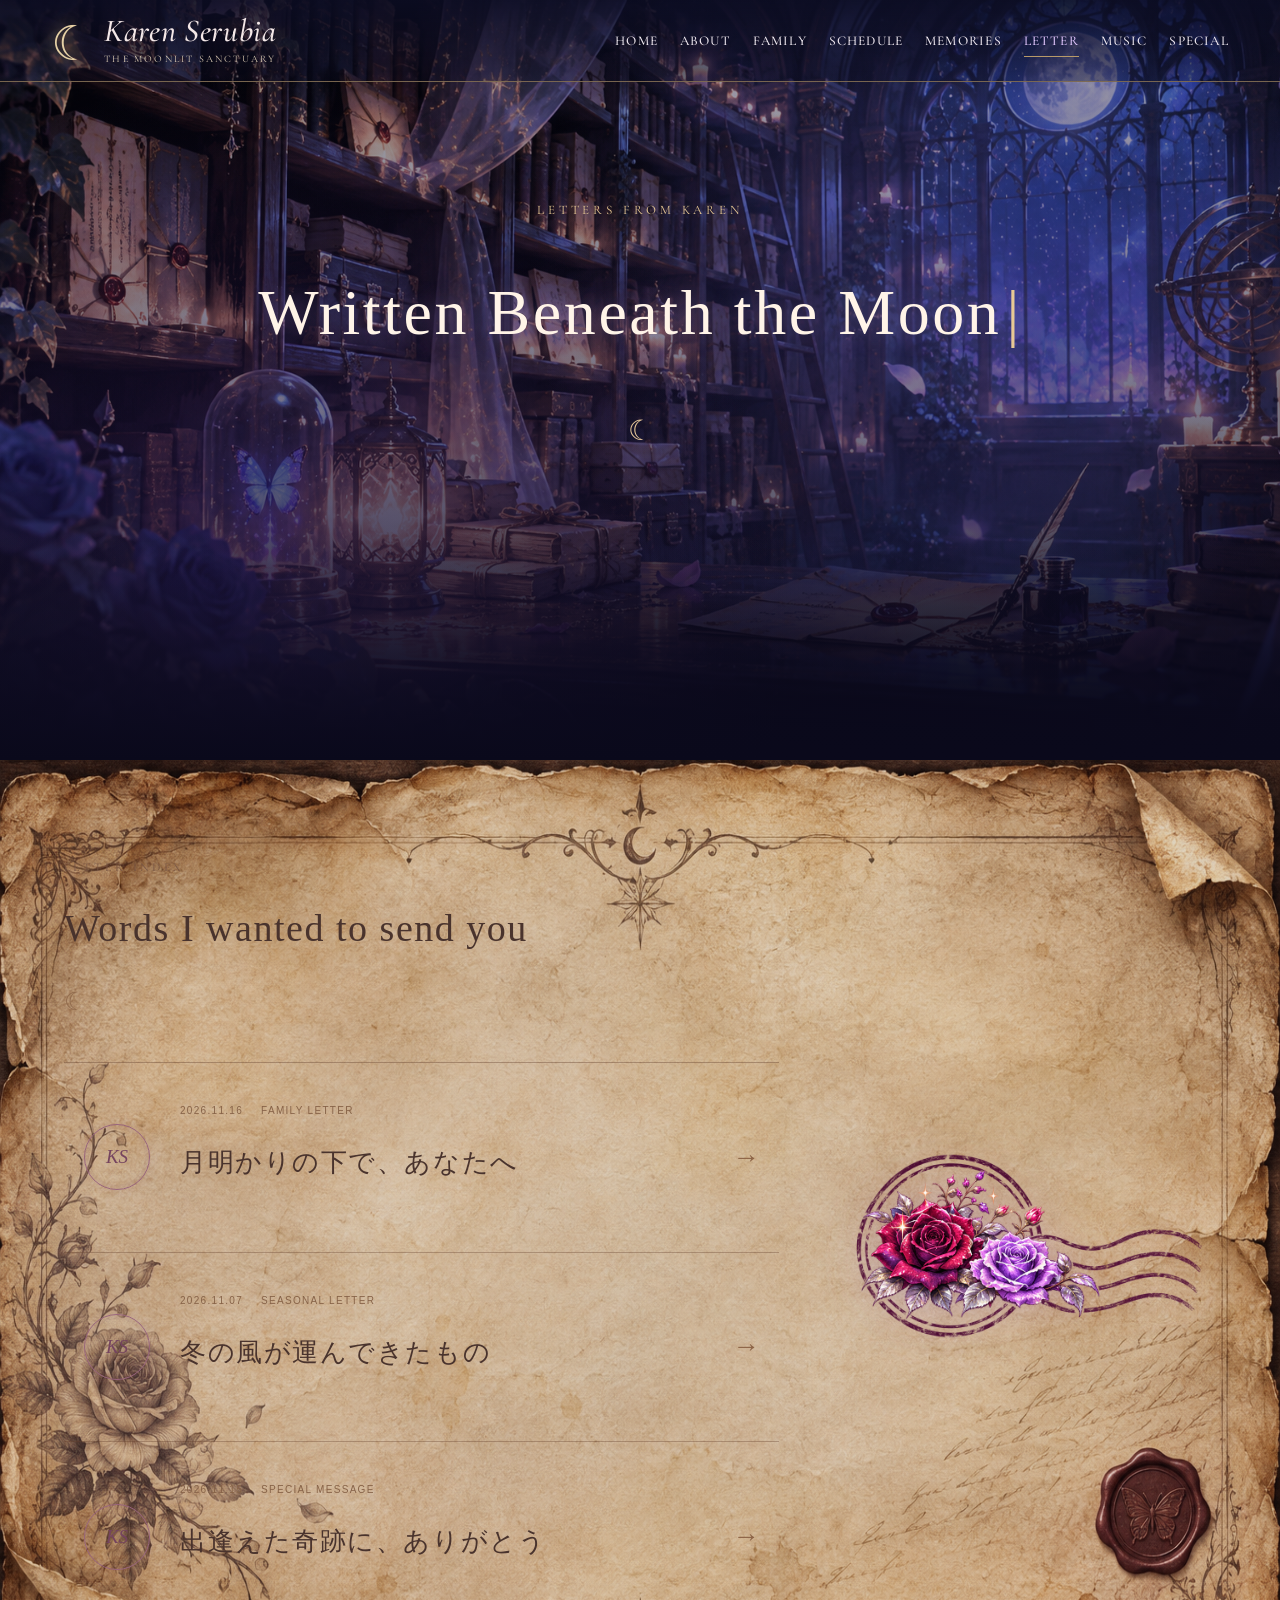
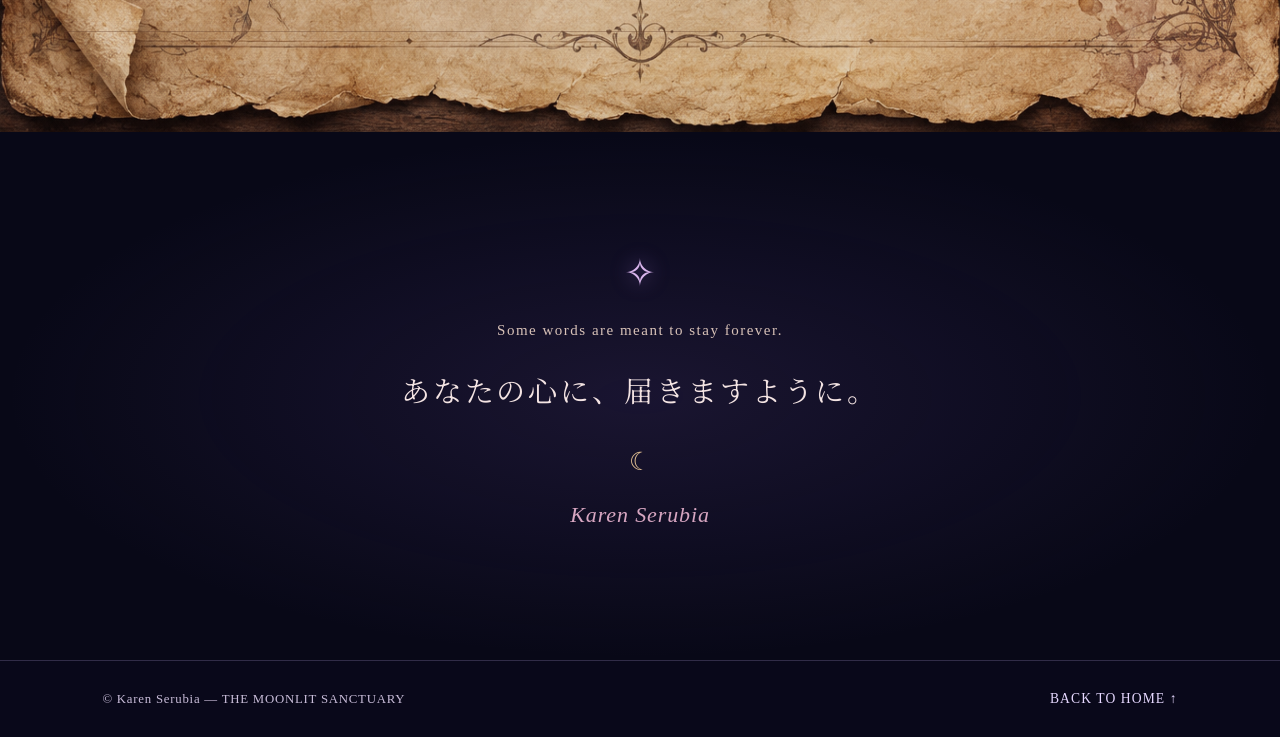
<file: letter.html>
<!DOCTYPE html>
<html lang="ja">
  <head>
    <meta charset="UTF-8">
    <meta name="viewport" content="width=device-width, initial-scale=1.0">
    <title>LETTER | Karen Serubia</title>
  
    <script src="js/main.js" defer></script>
  
    <link rel="preconnect" href="https://fonts.googleapis.com">
    <link rel="preconnect" href="https://fonts.gstatic.com" crossorigin>
    <link href="https://fonts.googleapis.com/css2?family=Cormorant+Garamond:ital,wght@0,400;0,500;1,400;1,500&family=Noto+Serif+JP:wght@400;500&display=swap" rel="stylesheet">
  
    <link rel="stylesheet" href="css/style.css">
    <link rel="stylesheet" href="css/motion.css">
    <link rel="stylesheet" href="css/letter.css">
  </head>

<body class="letter-page">

  <!-- HEADER -->
  <header class="site-header">
    <a class="brand" href="index.html" aria-label="Karen Serubia home">
      <span class="brand-moon" aria-hidden="true">☾</span>
      <span class="brand-copy">
        <span class="brand-name">Karen Serubia</span>
        <span class="brand-tagline">THE MOONLIT SANCTUARY</span>
      </span>
    </a>
  
    <button class="menu-toggle" type="button"
      aria-label="メニューを開く"
      aria-expanded="false"
      aria-controls="global-nav">
      <span></span><span></span><span></span>
    </button>
  
    <nav class="global-nav" id="global-nav" aria-label="メインメニュー">
      <a href="index.html">HOME</a>
      <a href="about.html">ABOUT</a>
      <a href="family.html">FAMILY</a>
      <a href="schedule.html">SCHEDULE</a>
      <a href="memories.html">MEMORIES</a>
      <a href="letter.html" class="active">LETTER</a>
      <a href="music.html">MUSIC</a>
      <a href="special.html">SPECIAL</a>
    </nav>
  </header>


  <main>

    <!-- 01. LETTER HERO -->
    <section class="letter-hero">
      <div class="letter-hero-inner">

        <p class="eyebrow">LETTERS FROM KAREN</p>

        <h1>Written Beneath the Moon</h1>

        <div class="moon-divider">☾</div>

        <h2>あなたへ届ける、月夜の手紙</h2>

        <p class="hero-description">
          言葉にできなかった想いを、一通ずつ丁寧に。
        </p>

      </div>
    </section>


    <!-- 02. LETTER INDEX -->
    <section class="letter-index section-wrap">

        <div class="letter-index-layout">
      
          <!-- LEFT: LETTER INDEX -->
          <div class="letter-index-content">
      
            <div class="section-heading">
              <p class="eyebrow">LETTER INDEX</p>
      
              <h2>Words I wanted to send you</h2>
      
              <div class="moon-divider">☾</div>
            </div>
      
            <div class="letter-list" id="letter-list">
              <!-- JavaScriptで手紙を生成 -->
            </div>
      
          </div>
      
          <!-- RIGHT: ROSE IMAGE -->
          <div class="letter-rose">
            <img
              src="images/roses.png"
              alt="Red and lavender roses under the moonlight"
            >
          </div>
      
        </div>
      
      </section>
      


    <!-- 03. LETTER CLOSING -->
    <section class="letter-closing">
      <div class="letter-closing-inner">

        <div class="closing-butterfly">✧</div>

        <p>Some words are meant to stay forever.</p>

        <h2>あなたの心に、届きますように。</h2>

        <div class="moon-divider">☾</div>

        <p class="closing-signature">Karen Serubia</p>

      </div>
    </section>

  </main>


  <!-- FOOTER -->
  <footer class="about-footer">
    <p>© Karen Serubia — THE MOONLIT SANCTUARY</p>

    <a href="index.html">BACK TO HOME ↑</a>
  </footer>


  <!-- JAVASCRIPT -->
  <script src="js/motion.js"></script>
  <script src="js/letter-data.js"></script>
  <script src="js/letter.js"></script>
  <script src="js/letter-motion.js"></script>

</body>
</html>
</file>
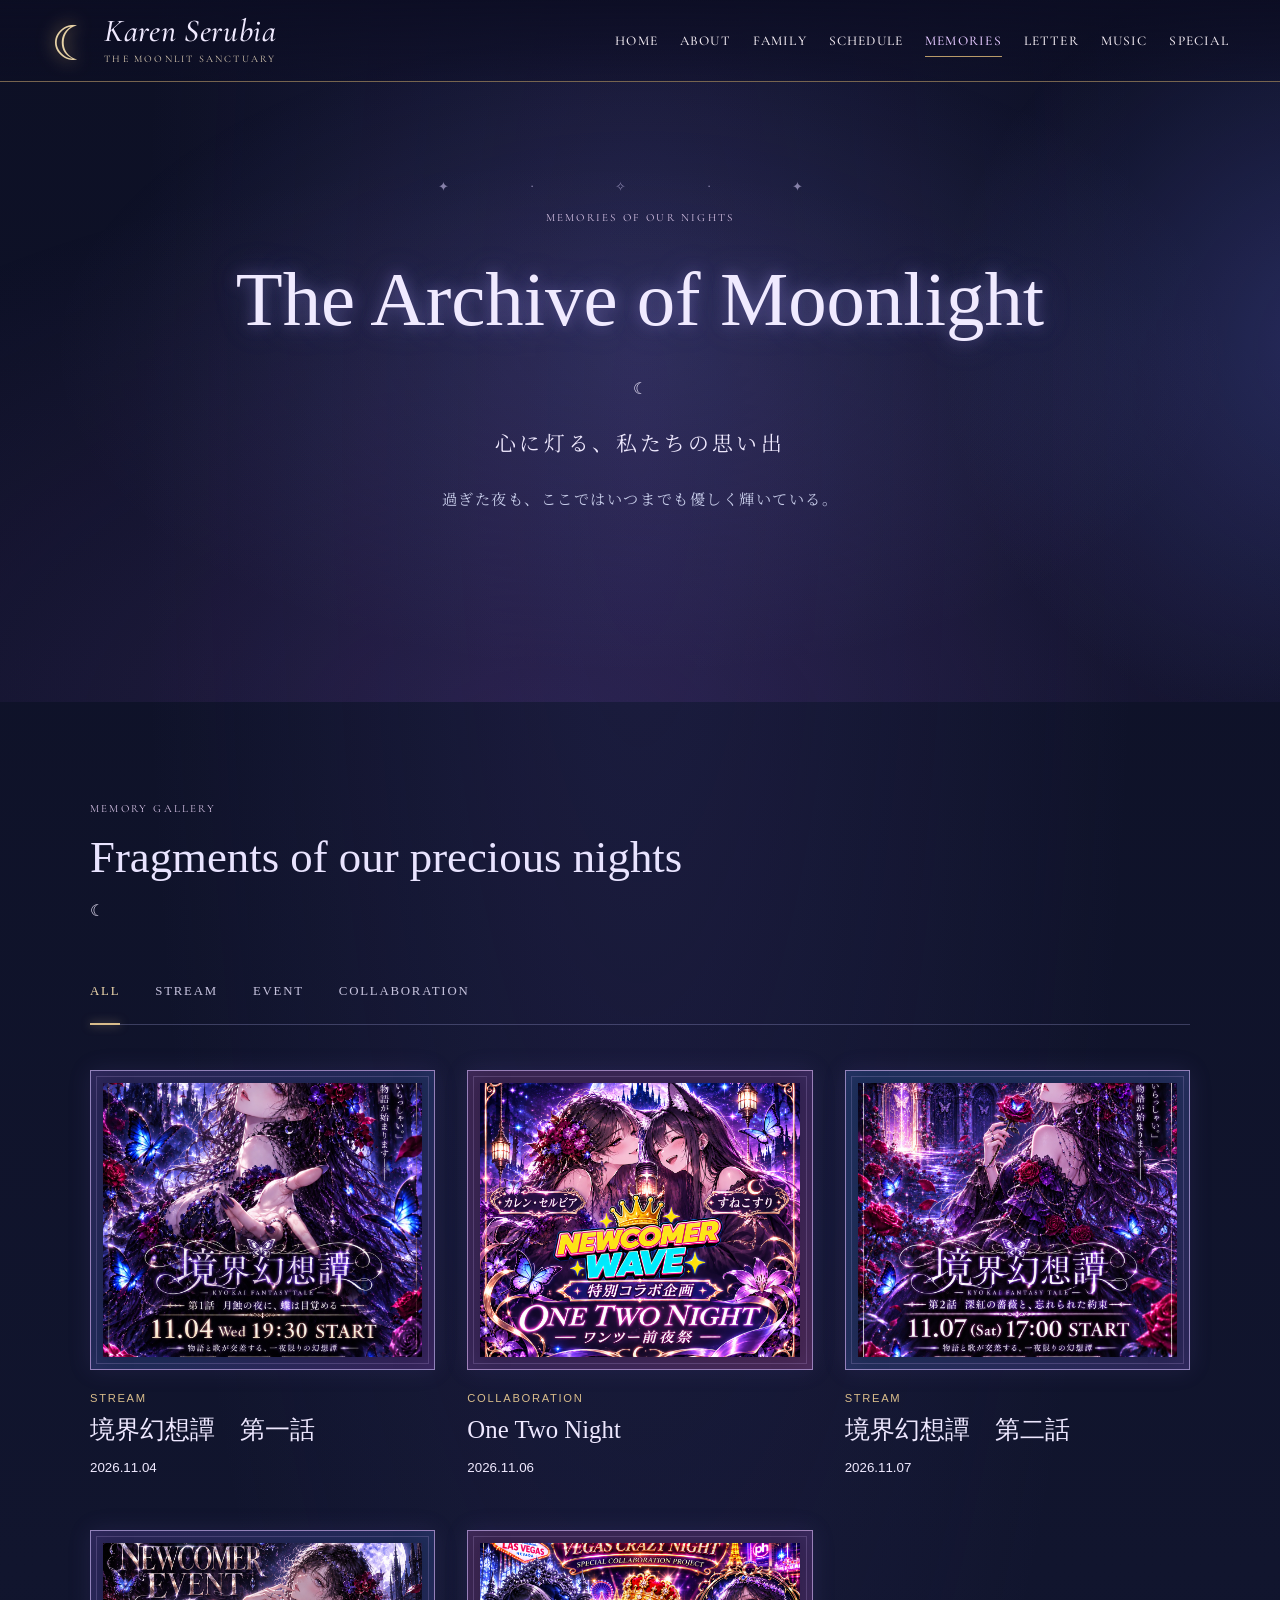
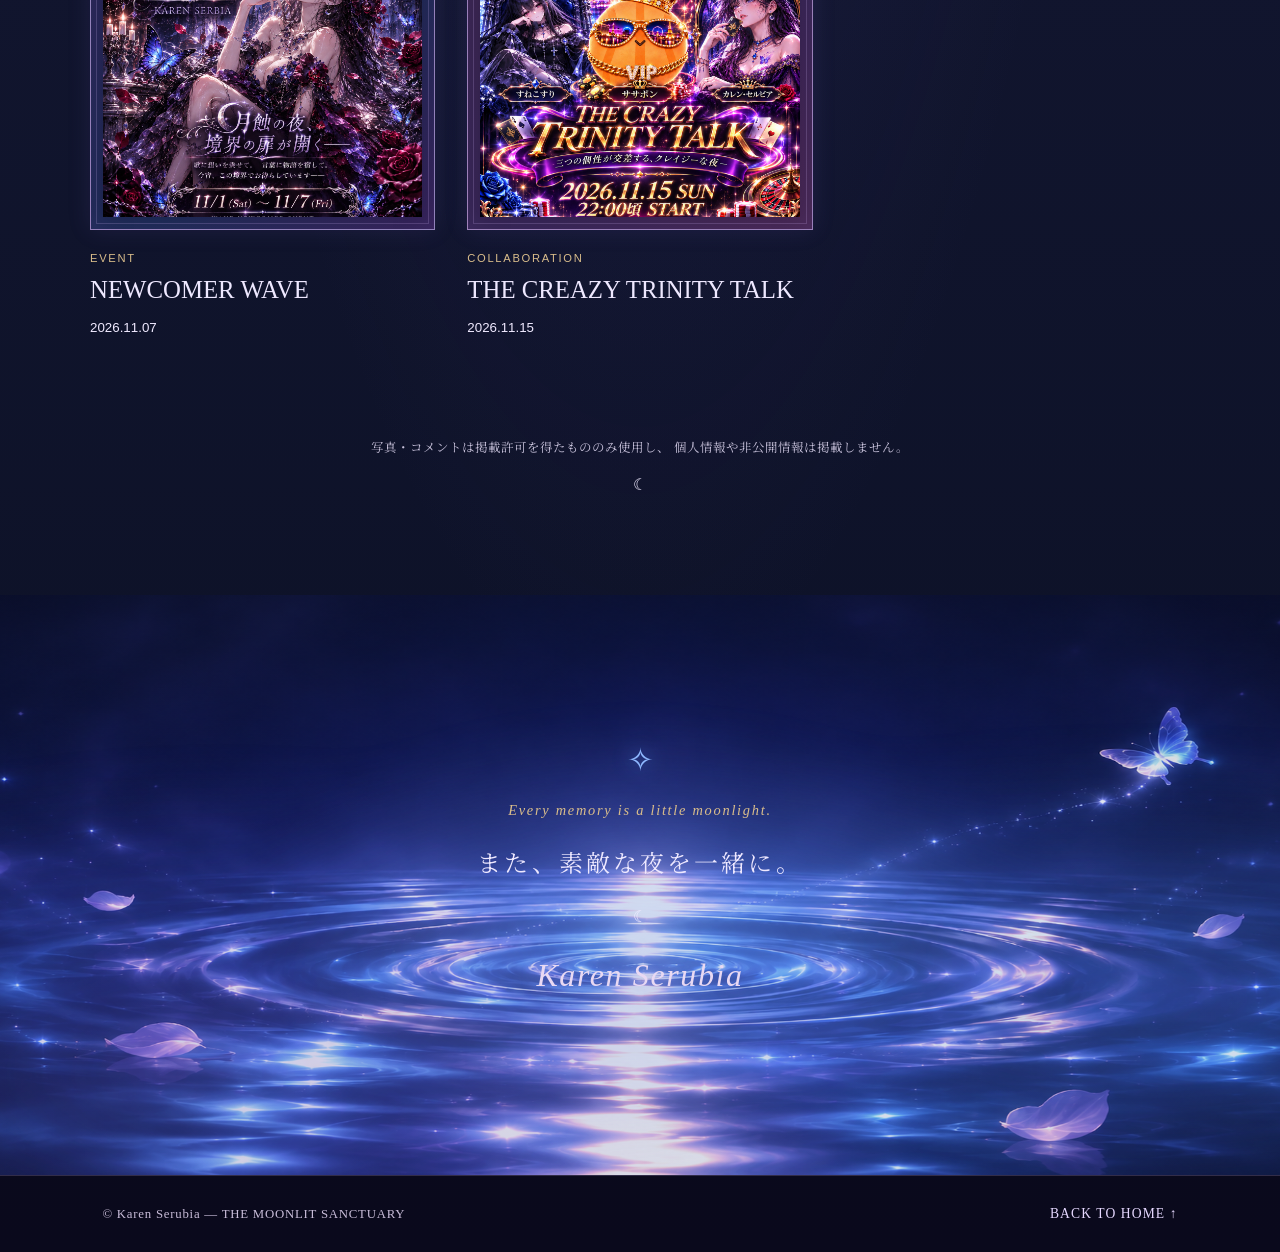
<file: memories.html>
<!DOCTYPE html>
<html lang="ja">
  <head>
    <meta charset="UTF-8">
    <meta name="viewport" content="width=device-width, initial-scale=1.0">
    <title>MEMORIES | Karen Serubia</title>
  
    <script src="js/main.js" defer></script>
  
    <link rel="preconnect" href="https://fonts.googleapis.com">
    <link rel="preconnect" href="https://fonts.gstatic.com" crossorigin>
    <link href="https://fonts.googleapis.com/css2?family=Cormorant+Garamond:ital,wght@0,400;0,500;1,400;1,500&family=Noto+Serif+JP:wght@400;500&display=swap" rel="stylesheet">
  
    <link rel="stylesheet" href="css/style.css">
    <link rel="stylesheet" href="css/motion.css">
    <link rel="stylesheet" href="css/memories.css">
  </head>

<body class="memories-page">

  <!-- HEADER -->
  <header class="site-header">
    <a class="brand" href="index.html" aria-label="Karen Serubia home">
      <span class="brand-moon" aria-hidden="true">☾</span>
      <span class="brand-copy">
        <span class="brand-name">Karen Serubia</span>
        <span class="brand-tagline">THE MOONLIT SANCTUARY</span>
      </span>
    </a>
  
    <button class="menu-toggle" type="button"
      aria-label="メニューを開く"
      aria-expanded="false"
      aria-controls="global-nav">
      <span></span><span></span><span></span>
    </button>
  
    <nav class="global-nav" id="global-nav" aria-label="メインメニュー">
      <a href="index.html">HOME</a>
      <a href="about.html">ABOUT</a>
      <a href="family.html">FAMILY</a>
      <a href="schedule.html">SCHEDULE</a>
      <a href="memories.html" class="active">MEMORIES</a>
      <a href="letter.html">LETTER</a>
      <a href="music.html">MUSIC</a>
      <a href="special.html">SPECIAL</a>
    </nav>
  </header>


  <main>

     <!-- HERO + GALLERY -->
      <div class="memory-flow">
      
          <!-- 花びら専用レイヤー -->
          <div class="petal-container" aria-hidden="true"></div>
      
          <!-- 01. HERO -->
          <section class="memories-hero">
      
      <div class="petal-container" aria-hidden="true"></div>
      <div class="memories-hero-inner">

        <p class="eyebrow">
          MEMORIES OF OUR NIGHTS
        </p>

        <h1>
          The Archive of Moonlight
        </h1>

        <div class="moon-divider">☾</div>

        <h2>
          心に灯る、私たちの思い出
        </h2>

        <p class="hero-description">
          過ぎた夜も、ここではいつまでも優しく輝いている。
        </p>

      </div>

    </section>


    <!-- 02. MEMORY GALLERY -->
    <section class="memory-gallery section-wrap">

      <div class="section-heading">

        <p class="eyebrow">
          MEMORY GALLERY
        </p>

        <h2>
          Fragments of our precious nights
        </h2>

        <div class="moon-divider">☾</div>

      </div>


      <!-- CATEGORY FILTER -->
      <div class="memory-filters">

        <button
          class="memory-filter active"
          type="button"
          data-filter="ALL">
          ALL
        </button>

        <button
          class="memory-filter"
          type="button"
          data-filter="STREAM">
          STREAM
        </button>

        <button
          class="memory-filter"
          type="button"
          data-filter="EVENT">
          EVENT
        </button>

        <button
          class="memory-filter"
          type="button"
          data-filter="COLLABORATION">
          COLLABORATION
        </button>

      </div>


      <!-- MEMORY CARDS -->
      <div
        class="memory-grid"
        id="memory-grid">

        <!-- JavaScriptでカードを生成 -->

      </div>


      <!-- ARCHIVE NOTE -->
      <div class="memory-note">

        <p>
          写真・コメントは掲載許可を得たもののみ使用し、
          個人情報や非公開情報は掲載しません。
        </p>

        <div class="moon-divider">☾</div>

      </div>

    </section>

    </div>
<!-- /HERO + GALLERY -->


<!-- 03. MEMORY CLOSING -->

    <!-- 03. MEMORY CLOSING -->
    <section class="memories-closing">

      <div class="memories-closing-inner">

        <div class="closing-butterfly">✧</div>

        <p>
          Every memory is a little moonlight.
        </p>

        <h2>
          また、素敵な夜を一緒に。
        </h2>

        <div class="moon-divider">☾</div>

        <p class="closing-signature">
          Karen Serubia
        </p>

      </div>

    </section>

  </main>


  <!-- FOOTER -->
  <footer class="about-footer">

    <p>
      © Karen Serubia — THE MOONLIT SANCTUARY
    </p>

    <a href="index.html">
      BACK TO HOME ↑
    </a>

  </footer>


  <!-- JAVASCRIPT -->
  <script src="js/motion.js"></script>
  <script src="js/memories-data.js"></script>
  <script src="js/memories.js"></script>
  <script src="js/memories-closing-motion.js"></script>

</body>
</html>
</file>
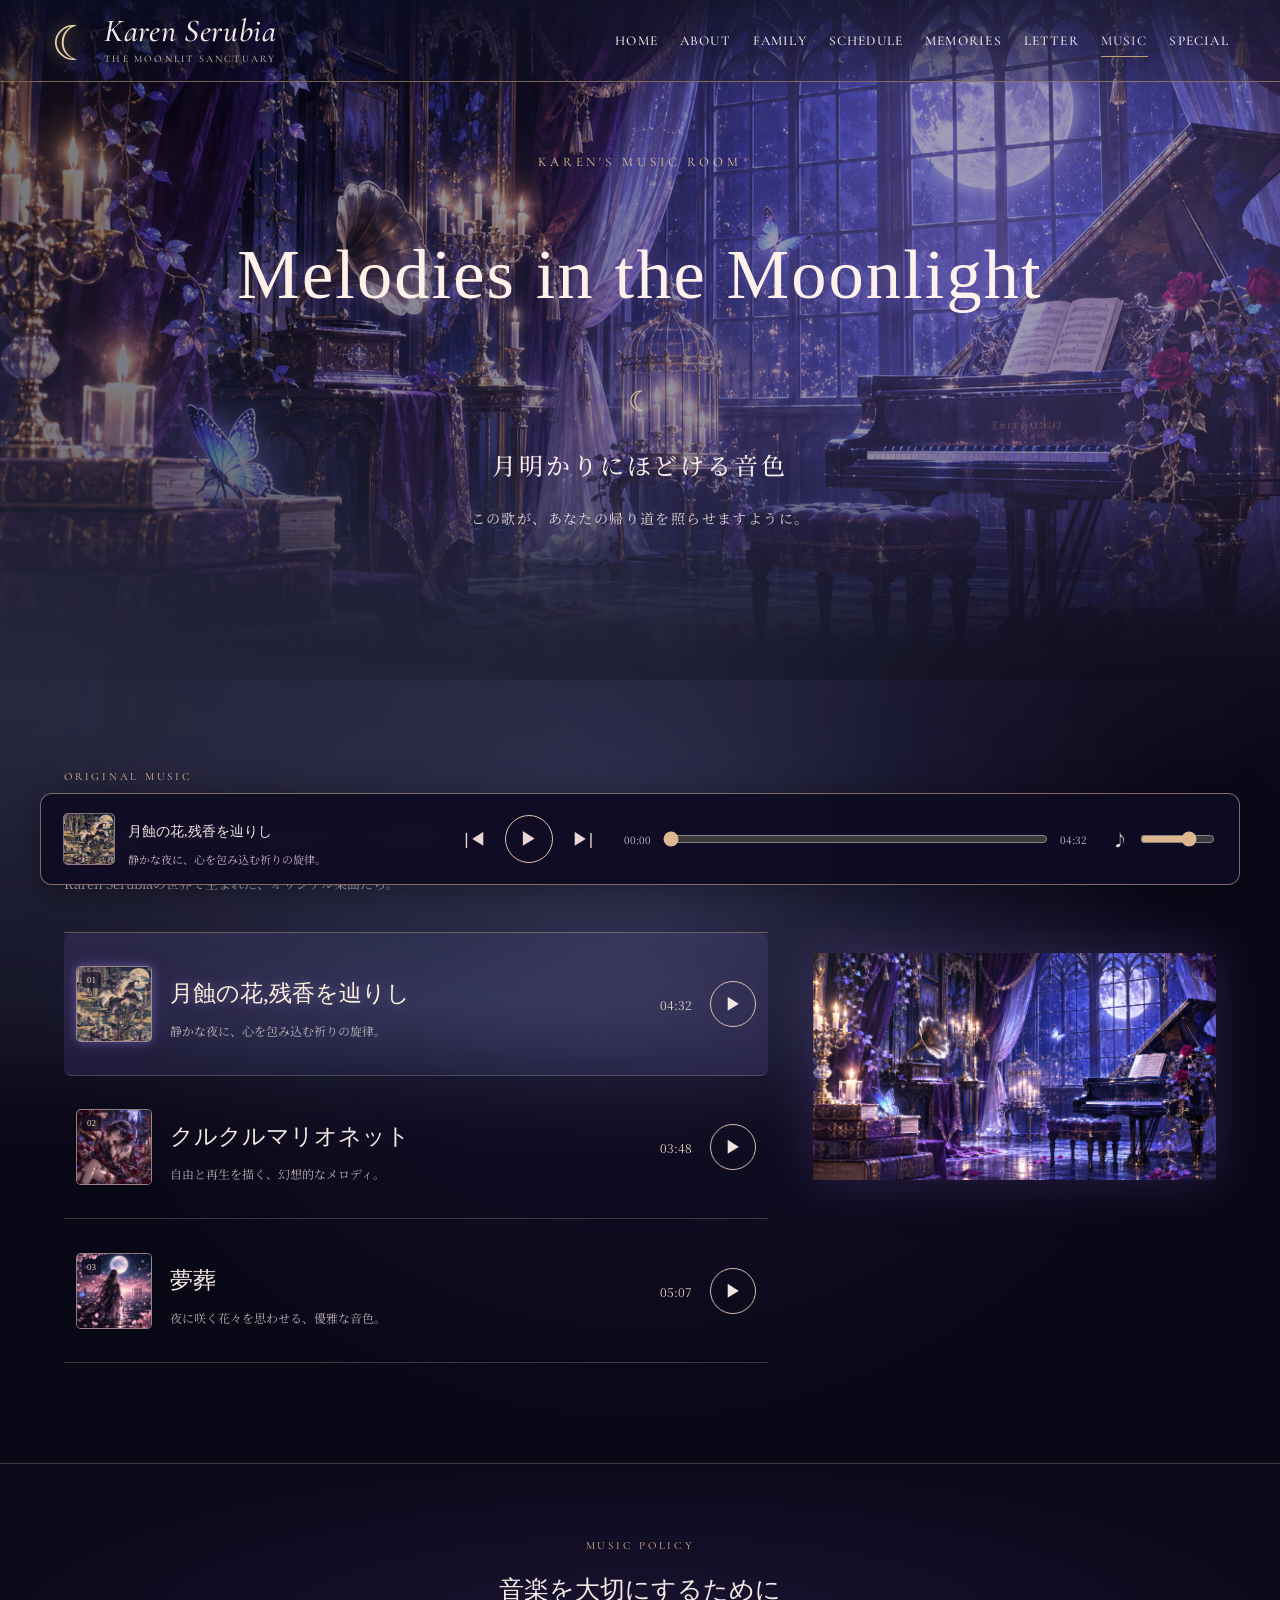
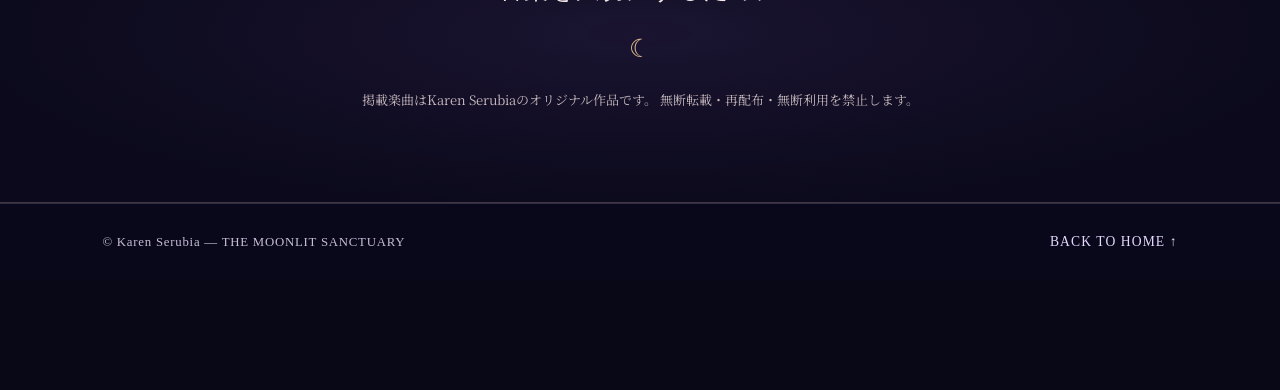
<file: music.html>
<!DOCTYPE html>
<html lang="ja">
  <head>
    <meta charset="UTF-8">
    <meta name="viewport" content="width=device-width, initial-scale=1.0">
  
    <title>MUSIC | Karen Serubia</title>
  
    <script src="js/main.js" defer></script>
  
    <link rel="preconnect" href="https://fonts.googleapis.com">
    <link rel="preconnect" href="https://fonts.gstatic.com" crossorigin>
    <link href="https://fonts.googleapis.com/css2?family=Cormorant+Garamond:ital,wght@0,400;0,500;1,400;1,500&family=Noto+Serif+JP:wght@400;500&display=swap" rel="stylesheet">
  
    <link rel="stylesheet" href="css/style.css">
    <link rel="stylesheet" href="css/motion.css">
    <link rel="stylesheet" href="css/music.css">
  </head>

<body class="music-page">
  <div class="moon-mist" aria-hidden="true"></div>

  <!-- HEADER -->
<header class="site-header">
  <a class="brand" href="index.html" aria-label="Karen Serubia home">
    <span class="brand-moon" aria-hidden="true">☾</span>
    <span class="brand-copy">
      <span class="brand-name">Karen Serubia</span>
      <span class="brand-tagline">THE MOONLIT SANCTUARY</span>
    </span>
  </a>

  <button class="menu-toggle" type="button"
    aria-label="メニューを開く"
    aria-expanded="false"
    aria-controls="global-nav">
    <span></span><span></span><span></span>
  </button>

  <nav class="global-nav" id="global-nav" aria-label="メインメニュー">
    <a href="index.html">HOME</a>
    <a href="about.html">ABOUT</a>
    <a href="family.html">FAMILY</a>
    <a href="schedule.html">SCHEDULE</a>
    <a href="memories.html">MEMORIES</a>
    <a href="letter.html">LETTER</a>
    <a href="music.html" class="active">MUSIC</a>
    <a href="special.html">SPECIAL</a>
  </nav>
</header>


  <main>

    <!-- 01. MUSIC HERO -->
    <section class="music-hero">

      <div class="music-hero-inner">

        <p class="eyebrow">KAREN'S MUSIC ROOM</p>

        <h1>Melodies in the Moonlight</h1>

        <div class="moon-divider">☾</div>

        <h2>月明かりにほどける音色</h2>

        <p class="hero-description">
          この歌が、あなたの帰り道を照らせますように。
        </p>

      </div>

    </section>


    <!-- 02. MUSIC CONTENT -->
    <section class="music-content section-wrap">

      <div class="music-layout">

        <!-- PLAYLIST -->
        <div class="music-playlist">

          <div class="music-section-heading">
            <p class="eyebrow">ORIGINAL MUSIC</p>

            <h2>Songs from Karen's world</h2>

            <p>
              Karen Serubiaの世界で生まれた、オリジナル楽曲たち。
            </p>
          </div>


          <!-- TRACK LIST -->
          <div class="track-list" id="track-list">
            <!-- JavaScriptで楽曲を生成 -->
          </div>

        </div>


        <!-- DECORATION -->
        <div class="music-decoration">
          <img
            src="images/music/music-room.png"
            alt="Karen's Moonlit Music Room"
          >
        </div>

      </div>

    </section>


    <!-- 03. MUSIC POLICY -->
    <section class="music-policy">

      <div class="music-policy-inner">

        <p class="eyebrow">MUSIC POLICY</p>

        <h2>音楽を大切にするために</h2>

        <div class="moon-divider">☾</div>

        <p>
          掲載楽曲はKaren Serubiaのオリジナル作品です。
          無断転載・再配布・無断利用を禁止します。
        </p>

      </div>

    </section>

  </main>


  <!-- 04. MUSIC PLAYER -->
  <div class="music-player" id="music-player">

    <div class="player-track-info">

      <div class="player-cover" id="player-cover">
        <img
          id="player-cover-image"
          src=""
          alt="Now Playing"
        >
      </div>
      

      <div class="player-track-text">
        <p id="player-title">Select a Song</p>
        <span id="player-artist">Karen Serubia</span>
      </div>

    </div>


    <div class="player-controls">

      <button id="prev-track" type="button" aria-label="Previous">
        |◀
      </button>

      <button id="play-toggle" type="button" aria-label="Play">
        ▶
      </button>

      <button id="next-track" type="button" aria-label="Next">
        ▶|
      </button>

    </div>


    <div class="player-progress">

      <span id="current-time">0:00</span>

      <input
        type="range"
        id="seek-bar"
        min="0"
        max="100"
        value="0"
        aria-label="Playback position"
      >

      <span id="duration">0:00</span>

    </div>


    <div class="player-volume">

      <span>♪</span>

      <input
        type="range"
        id="volume-bar"
        min="0"
        max="1"
        step="0.01"
        value="0.7"
        aria-label="Volume"
      >

    </div>

  </div>


  <!-- AUDIO -->
  <audio id="audio-element" preload="metadata"></audio>


  <!-- FOOTER -->
  <footer class="about-footer">

    <p>
      © Karen Serubia — THE MOONLIT SANCTUARY
    </p>

    <a href="index.html">
      BACK TO HOME ↑
    </a>

  </footer>


  <!-- JAVASCRIPT -->
  <script src="js/motion.js"></script>
  <script src="js/music-data.js"></script>
  <script src="js/music.js"></script>
  <script src="js/music-scroll.js"></script>
</body>
</html>
</file>
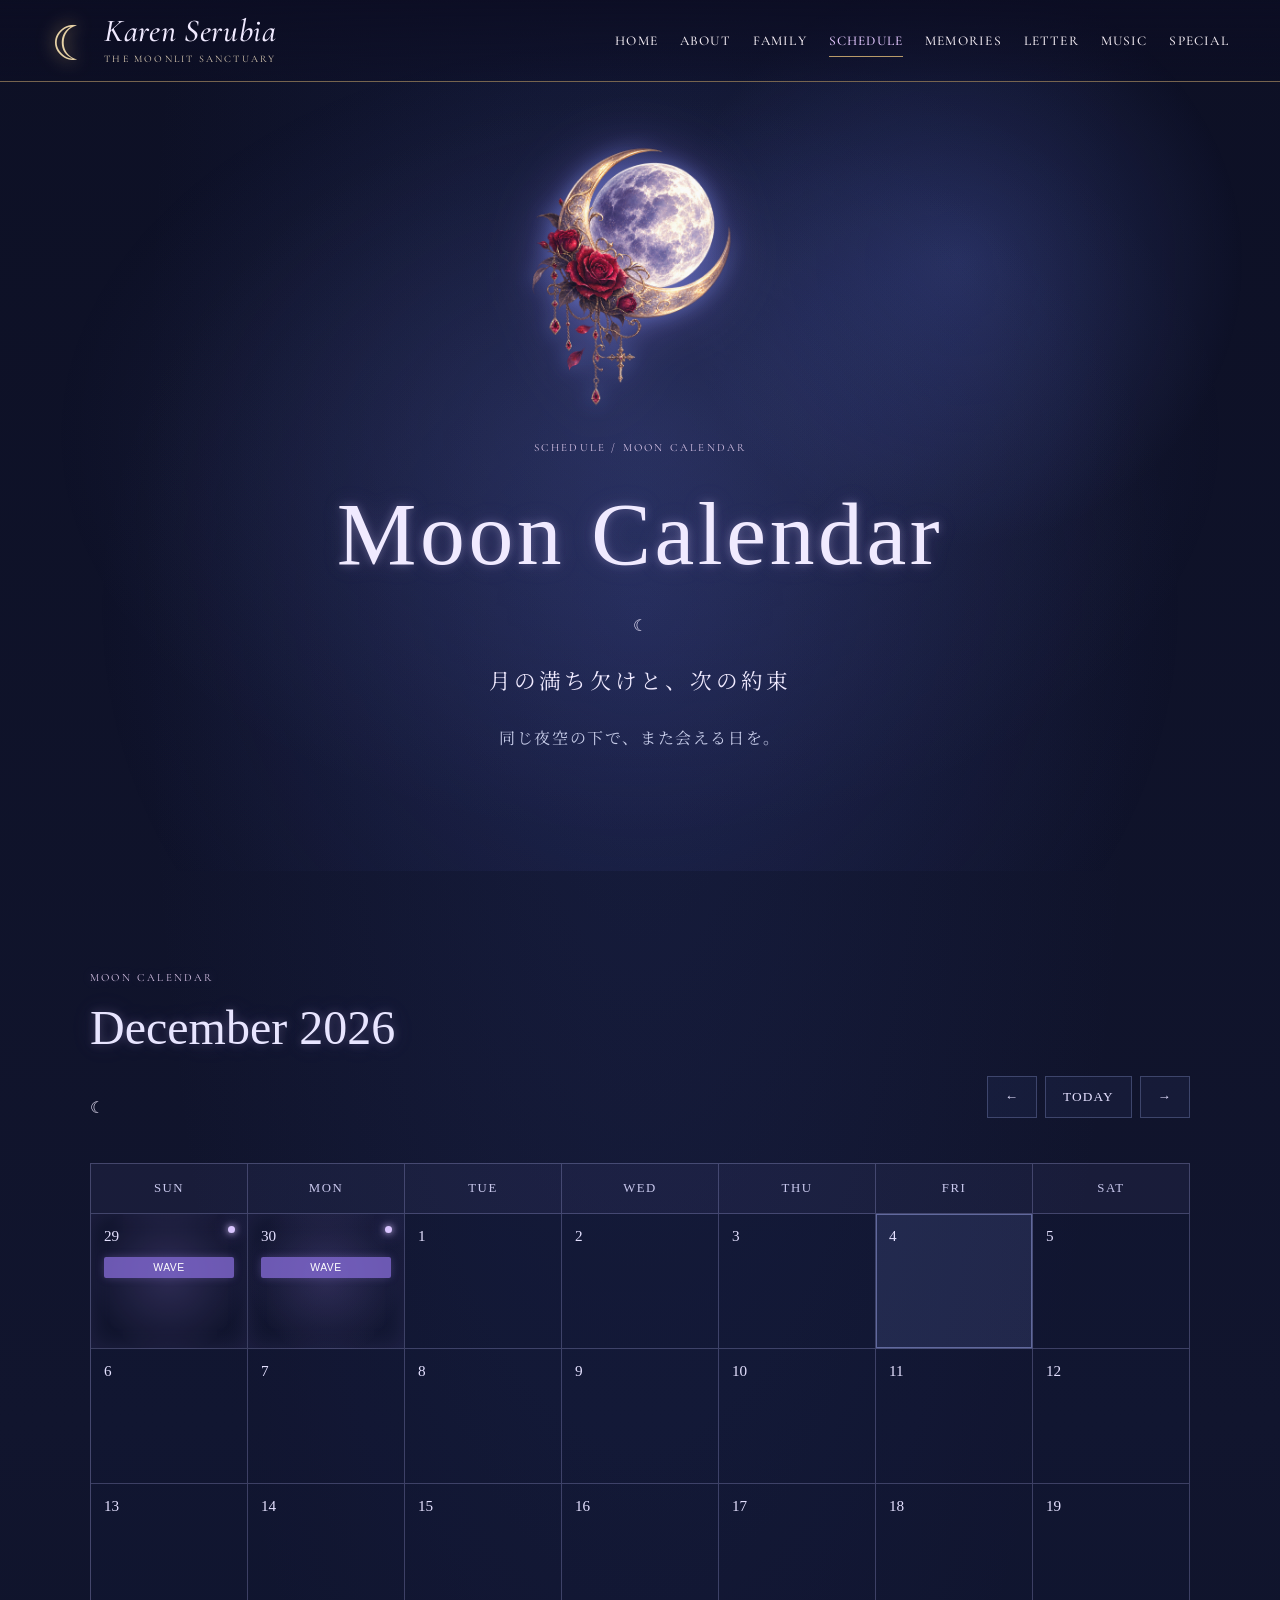
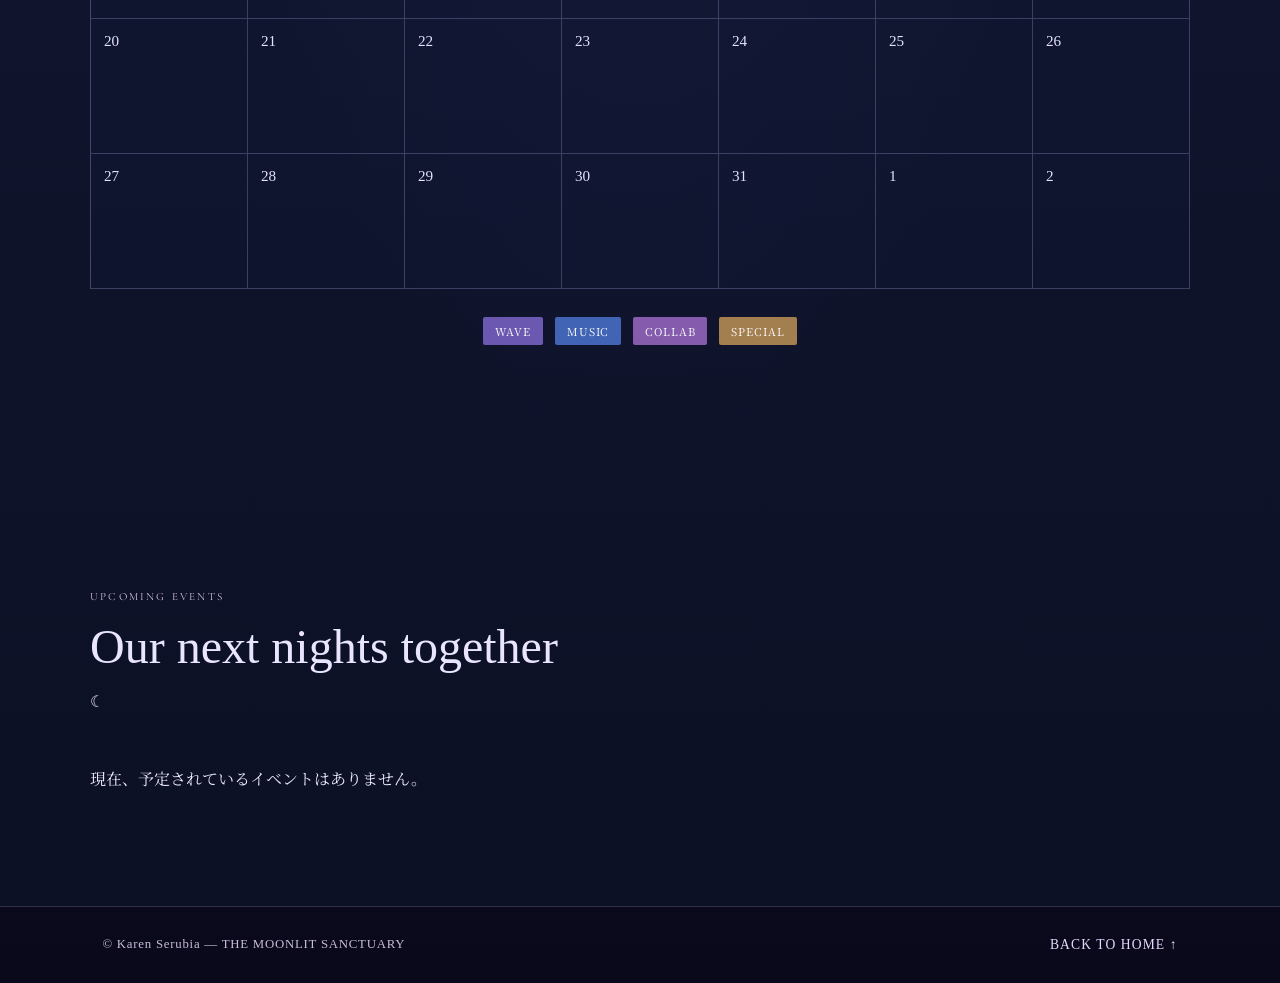
<file: schedule.html>
<!DOCTYPE html>
<html lang="ja">
  <head>
    <meta charset="UTF-8">
    <meta name="viewport" content="width=device-width, initial-scale=1.0">
    <title>SCHEDULE | Karen Serubia</title>
  
    <script src="js/main.js" defer></script>
  
    <link rel="preconnect" href="https://fonts.googleapis.com">
    <link rel="preconnect" href="https://fonts.gstatic.com" crossorigin>
    <link href="https://fonts.googleapis.com/css2?family=Cormorant+Garamond:ital,wght@0,400;0,500;1,400;1,500&family=Noto+Serif+JP:wght@400;500&display=swap" rel="stylesheet">
  
    <link rel="stylesheet" href="css/style.css">
    <link rel="stylesheet" href="css/motion.css">
    <link rel="stylesheet" href="css/schedule.css">
  </head>

<body class="schedule-page">

  <header class="site-header">
    <a class="brand" href="index.html" aria-label="Karen Serubia home">
      <span class="brand-moon" aria-hidden="true">☾</span>
      <span class="brand-copy">
        <span class="brand-name">Karen Serubia</span>
        <span class="brand-tagline">THE MOONLIT SANCTUARY</span>
      </span>
    </a>
  
    <button class="menu-toggle" type="button"
      aria-label="メニューを開く"
      aria-expanded="false"
      aria-controls="global-nav">
      <span></span><span></span><span></span>
    </button>
  
    <nav class="global-nav" id="global-nav" aria-label="メインメニュー">
      <a href="index.html">HOME</a>
      <a href="about.html">ABOUT</a>
      <a href="family.html">FAMILY</a>
      <a href="schedule.html" class="active">SCHEDULE</a>
      <a href="memories.html">MEMORIES</a>
      <a href="letter.html">LETTER</a>
      <a href="music.html">MUSIC</a>
      <a href="special.html">SPECIAL</a>
    </nav>
  </header>

  <main>

    <!-- 01. HERO -->
    <section class="schedule-hero">
      <div class="schedule-hero-inner">
      <div class="schedule-moon-art">
      <img src="images/moon-stars.png" alt="Moon and Crescent">
      </div>  

        <p class="eyebrow">SCHEDULE / MOON CALENDAR</p>

        <h1>Moon Calendar</h1>

        <div class="moon-divider">☾</div>

        <h2>月の満ち欠けと、次の約束</h2>

        <p class="hero-description">
          同じ夜空の下で、また会える日を。
        </p>
      </div>
    </section>

    <!-- 02. CALENDAR -->
    <section class="calendar-section section-wrap">

      <div class="calendar-heading">
        <div>
          <p class="eyebrow">MOON CALENDAR</p>
          <h2 id="calendar-month">November 2026</h2>
          <div class="moon-divider">☾</div>
        </div>

        <div class="calendar-controls">
          <button id="prev-month" type="button" aria-label="前の月">←</button>
          <button id="today-month" type="button">TODAY</button>
          <button id="next-month" type="button" aria-label="次の月">→</button>
        </div>
      </div>

      <div class="calendar-grid" id="calendar-grid">
        <!-- JavaScriptでカレンダーを生成 -->
      </div>

      <div class="calendar-legend">
        <span class="legend-wave">WAVE</span>
        <span class="legend-music">MUSIC</span>
        <span class="legend-collab">COLLAB</span>
        <span class="legend-special">SPECIAL</span>
      </div>

      <div class="event-detail" id="event-detail" aria-live="polite">
        <p>日付を選択すると、イベントの詳細が表示されます。</p>
      </div>

    </section>

    <!-- 03. UPCOMING EVENTS -->
    <section class="upcoming-section section-wrap">

      <div class="section-heading">
        <p class="eyebrow">UPCOMING EVENTS</p>
        <h2>Our next nights together</h2>
        <div class="moon-divider">☾</div>
      </div>

      <div class="upcoming-list" id="upcoming-list">
        <!-- JavaScriptでイベント一覧を生成 -->
      </div>

    </section>

  </main>

  <footer class="about-footer">
    <p>© Karen Serubia — THE MOONLIT SANCTUARY</p>
    <a href="index.html">BACK TO HOME ↑</a>
  </footer>

  <script src="js/motion.js"></script>
  <script src="js/schedule-data.js"></script>
  <script src="js/schedule.js"></script>
  <script src="js/schedule-motion.js"></script>

</body>
</html>
</file>
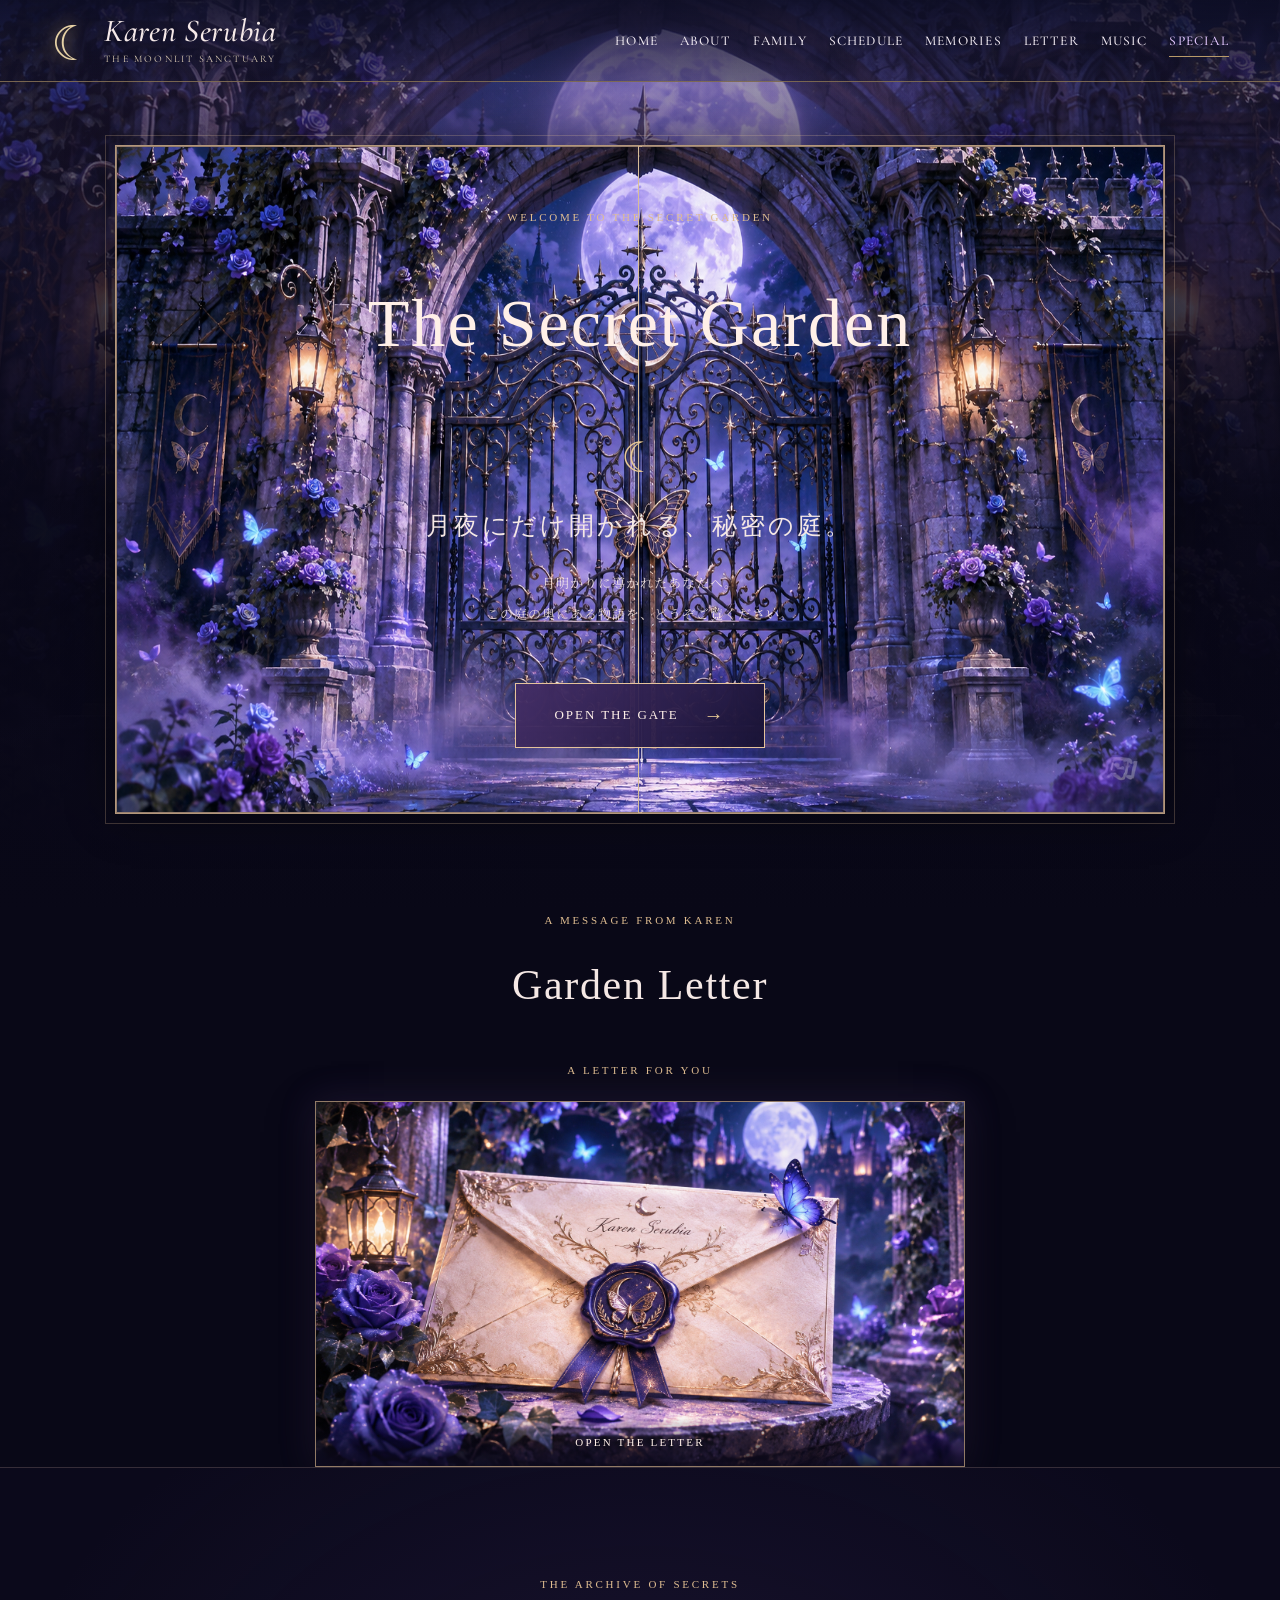
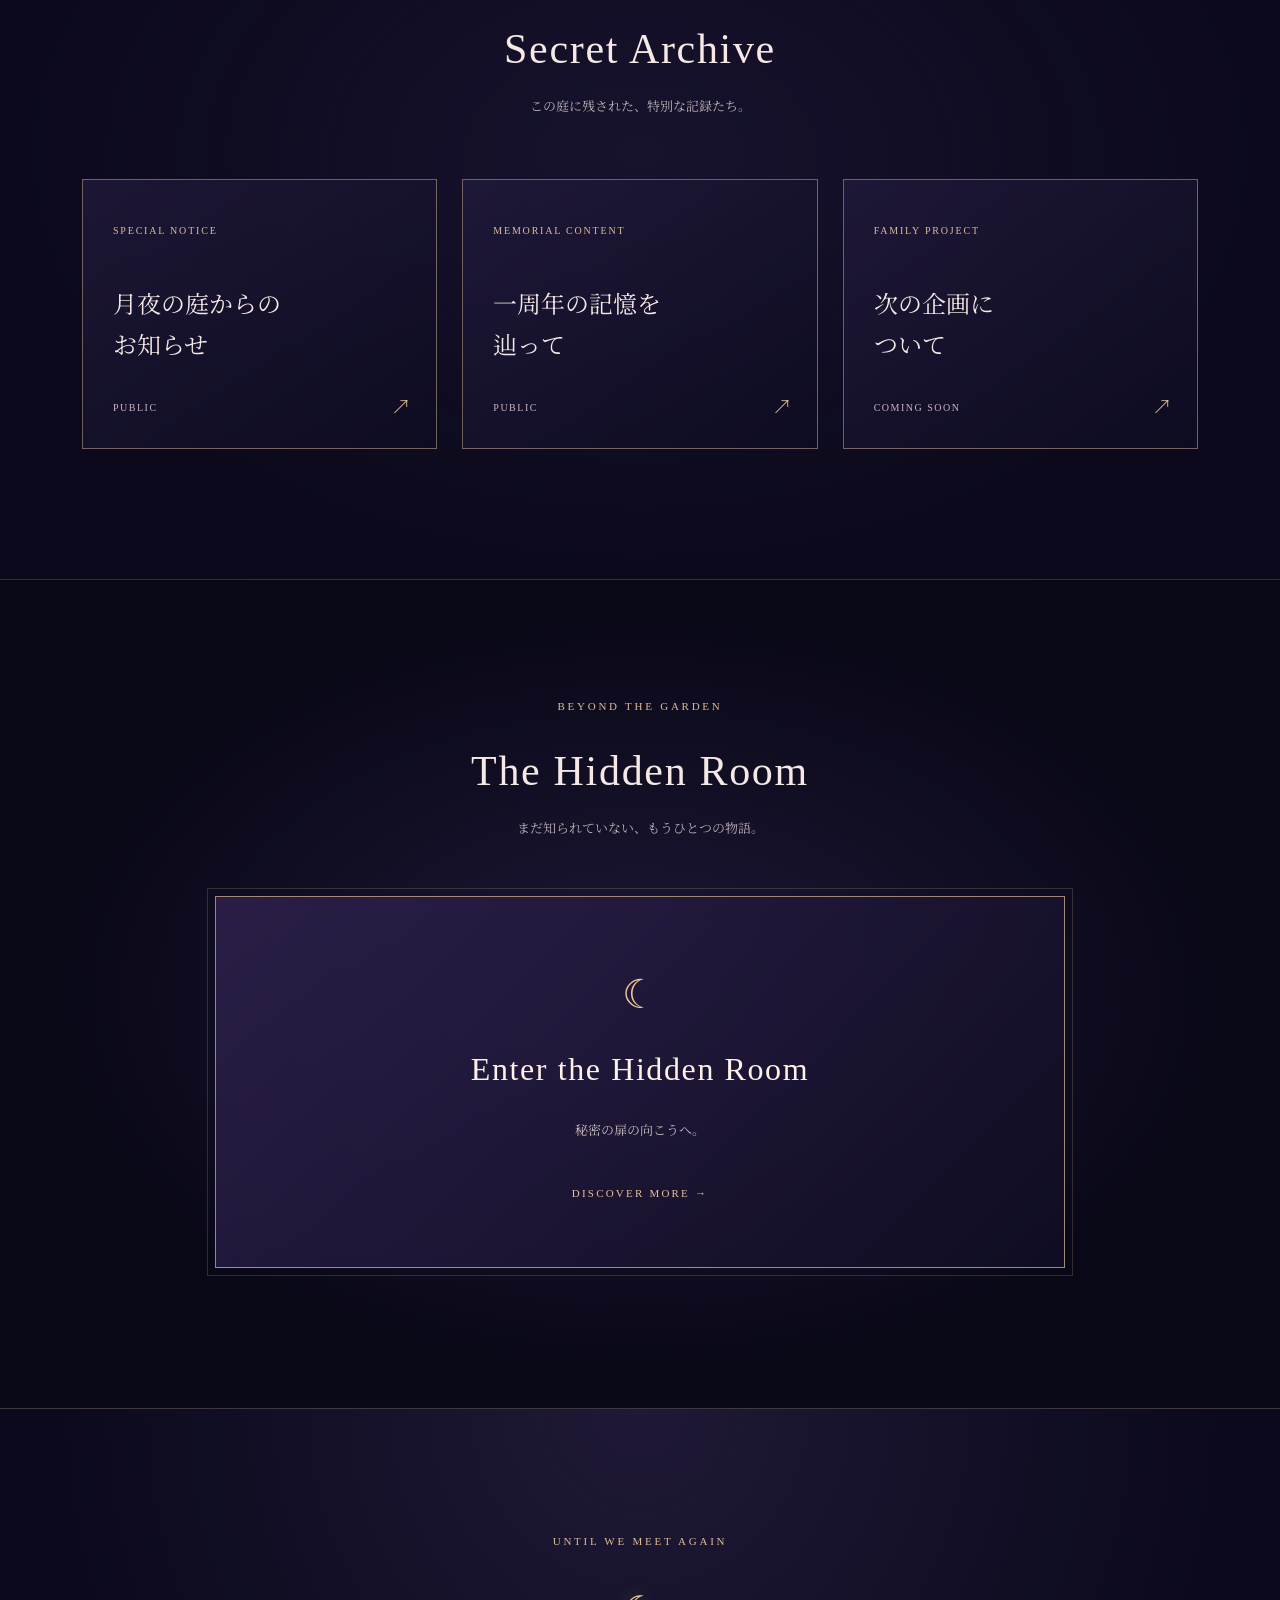
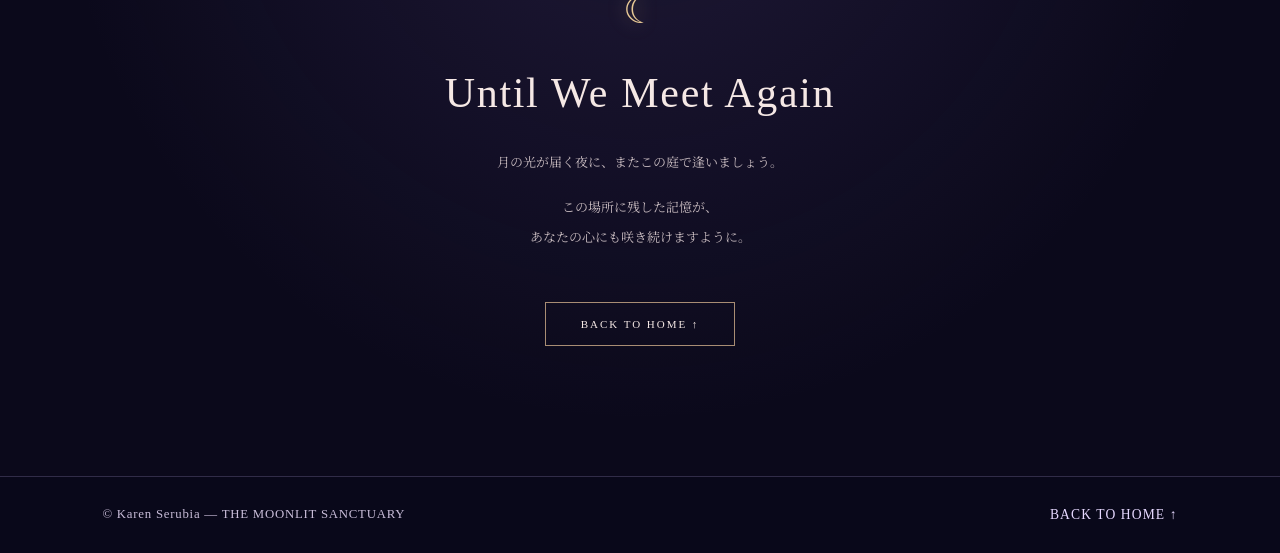
<file: special.html>
<!DOCTYPE html>
<html lang="ja">
  <head>
    <meta charset="UTF-8">
    <meta name="viewport" content="width=device-width, initial-scale=1.0">
  
    <title>SPECIAL | Karen Serubia</title>
  
    <script src="js/main.js" defer></script>
  
    <link rel="preconnect" href="https://fonts.googleapis.com">
    <link rel="preconnect" href="https://fonts.gstatic.com" crossorigin>
    <link href="https://fonts.googleapis.com/css2?family=Cormorant+Garamond:ital,wght@0,400;0,500;1,400;1,500&family=Noto+Serif+JP:wght@400;500&display=swap" rel="stylesheet">
  
    <link rel="stylesheet" href="css/style.css">
    <link rel="stylesheet" href="css/motion.css">
    <link rel="stylesheet" href="css/special.css">
  </head>

<body class="special-page">

  <!-- HEADER -->
<header class="site-header">
  <a class="brand" href="index.html" aria-label="Karen Serubia home">
    <span class="brand-moon" aria-hidden="true">☾</span>
    <span class="brand-copy">
      <span class="brand-name">Karen Serubia</span>
      <span class="brand-tagline">THE MOONLIT SANCTUARY</span>
    </span>
  </a>

  <button class="menu-toggle" type="button"
    aria-label="メニューを開く"
    aria-expanded="false"
    aria-controls="global-nav">
    <span></span><span></span><span></span>
  </button>

  <nav class="global-nav" id="global-nav" aria-label="メインメニュー">
    <a href="index.html">HOME</a>
    <a href="about.html">ABOUT</a>
    <a href="family.html">FAMILY</a>
    <a href="schedule.html">SCHEDULE</a>
    <a href="memories.html">MEMORIES</a>
    <a href="letter.html">LETTER</a>
    <a href="music.html">MUSIC</a>
    <a href="special.html" class="active">SPECIAL</a>
  </nav>
</header>


  <main>

    <!-- 01. THE GATE -->
    <section class="special-gate">

      <div class="gate-frame">
   <!-- THE WORLD BEYOND THE GATE -->
      <div class="gate-world" aria-hidden="true">
        <img
          src="images/special/boundary-garden.png"
          alt=""
          class="gate-world-image"
        >
      </div>
        <div class="gate-content">

          <p class="eyebrow">WELCOME TO THE SECRET GARDEN</p>

          <h1>The Secret Garden</h1>

          <div class="gate-moon">☾</div>

          <h2>月夜にだけ開かれる、秘密の庭。</h2>

          <p class="gate-description">
            月明かりに導かれたあなたへ。<br>
            この庭の奥にある物語を、どうぞご覧ください。
          </p>

          <button class="gate-button" id="open-gate" type="button">
            <span>OPEN THE GATE</span>
            <span class="gate-arrow">→</span>
          </button>

        </div>

      </div>

    </section>


<!-- 02. GARDEN LETTER -->
<section class="garden-letter" id="garden-letter">

    <div class="special-section-inner">
  
      <p class="eyebrow">A MESSAGE FROM KAREN</p>
  
      <h2>Garden Letter</h2>
  
      <!-- 封筒 -->
      <div class="envelope-area" id="envelope-area">
  
        <p class="envelope-guide">
          A LETTER FOR YOU
        </p>
  
        <button
          type="button"
          class="envelope-button"
          id="envelope-trigger"
          aria-label="カレンからの手紙を開く"
          aria-controls="letter-content"
          aria-expanded="false"
        >
          <img
            src="images/special/garden-envelope.png"
            alt="三日月と蝶の封蝋が施されたカレンからの手紙"
          >
          <span class="envelope-open-text">
            OPEN THE LETTER
          </span>
        </button>
  
      </div>
  
      <!-- 手紙本文 -->
      <div class="letter-content" id="letter-content" hidden>
  
        <div class="letter-paper">
            <img
              src="images/special/moonlight-ivy.png"
              alt=""
              class="letter-ivy">

            <div class="letter-seal">
                <span>☾</span>
                <img
                  src="images/special/stained-glass-butterfly.png"
                  alt=""
                  class="letter-butterfly"
                >
              </div>
  
          <h3>Dear Visitor,</h3>
  
          <p>ようこそ、秘密の庭へ。</p>
  
          <p>
            ここは、月明かりの下でだけ出逢える、<br>
            小さな物語の庭。
          </p>
  
          <p>
            日々の喧騒から少し離れて、<br>
            どうかゆっくりと歩いてみてください。
          </p>
  
          <p>
            この庭に咲く花も、隠された記憶も、<br>
            あなたとの出逢いを待っていました。
          </p>
  
          <p>
            今宵のひとときが、あなたにとって<br>
            特別なものになりますように。
          </p>
  
          <p class="letter-signature">
            With love, Karen
          </p>
  
        </div>
  
      </div>
  
    </div>
  
  </section>
  


    <!-- 03. SECRET ARCHIVE -->
    <section class="secret-archive">

      <div class="special-section-inner">

        <p class="eyebrow">THE ARCHIVE OF SECRETS</p>

        <h2>Secret Archive</h2>

        <p class="section-description">
          この庭に残された、特別な記録たち。
        </p>

        <div class="archive-grid">

  <!-- SPECIAL NOTICE -->
  <button type="button" class="archive-card" data-archive="notice">

    <p class="archive-category">SPECIAL NOTICE</p>

    <h3>月夜の庭からの<br>お知らせ</h3>

    <span class="archive-status">PUBLIC</span>

    <span class="archive-arrow">↗</span>

  </button>

  <!-- MEMORIAL CONTENT -->
  <button type="button" class="archive-card" data-archive="memorial">

    <p class="archive-category">MEMORIAL CONTENT</p>

    <h3>一周年の記憶を<br>辿って</h3>

    <span class="archive-status">PUBLIC</span>

    <span class="archive-arrow">↗</span>

  </button>

  <!-- FAMILY PROJECT -->
  <button type="button" class="archive-card" data-archive="family">

    <p class="archive-category">FAMILY PROJECT</p>

    <h3>次の企画に<br>ついて</h3>

    <span class="archive-status">COMING SOON</span>

    <span class="archive-arrow">↗</span>

  </button>

</div>



      </div>

    </section>


    <!-- 04. HIDDEN ROOM -->
    <section class="hidden-room">

      <div class="special-section-inner">

        <p class="eyebrow">BEYOND THE GARDEN</p>

        <h2>The Hidden Room</h2>

        <p class="section-description">
          まだ知られていない、もうひとつの物語。
        </p>

        <a href="hidden-room.html" class="hidden-room-link">

          <div class="hidden-room-content">

            <span class="hidden-room-symbol">☾</span>

            <h3>Enter the Hidden Room</h3>

            <p>
              秘密の扉の向こうへ。
            </p>

            <span class="hidden-room-arrow">DISCOVER MORE →</span>

          </div>

        </a>

      </div>

    </section>


    <!-- 05. LAST MESSAGE -->
    <section class="special-ending">

      <div class="special-section-inner">

        <p class="eyebrow">UNTIL WE MEET AGAIN</p>

        <div class="ending-moon">☾</div>

        <h2>Until We Meet Again</h2>

        <p>
          月の光が届く夜に、またこの庭で逢いましょう。
        </p>

        <p>
          この場所に残した記憶が、<br>
          あなたの心にも咲き続けますように。
        </p>

        <a href="index.html" class="back-home">
          BACK TO HOME ↑
        </a>

      </div>

    </section>

  </main>

  <!-- SECRET ARCHIVE MODAL -->
  <div class="archive-modal" id="archive-modal" aria-hidden="true">

    <div class="archive-modal-backdrop" data-close-archive></div>

    <div
      class="archive-modal-panel"
      role="dialog"
      aria-modal="true"
      aria-labelledby="archive-modal-title"
    >

      <button
        type="button"
        class="archive-modal-close"
        id="archive-modal-close"
        aria-label="閉じる"
      >
        ×
      </button>

      <p class="eyebrow" id="archive-modal-category">
        SPECIAL NOTICE
      </p>

      <h2 id="archive-modal-title">
        月夜の庭からのお知らせ
      </h2>

      <div class="archive-modal-divider">☾ ✧ ☽</div>

      <div class="archive-modal-body" id="archive-modal-body">
        <p>ここに記録が表示されます。</p>
      </div>

      <p class="archive-modal-signature">
        With love, Karen
      </p>

    </div>

  </div>




  <!-- FOOTER -->
  <footer class="about-footer">

    <p>
      © Karen Serubia — THE MOONLIT SANCTUARY
    </p>

    <a href="index.html">
      BACK TO HOME ↑
    </a>

  </footer>


  <!-- JAVASCRIPT -->
  <script src="js/motion.js"></script>
  <script src="js/special.js"></script>

</body>
</html>
</file>
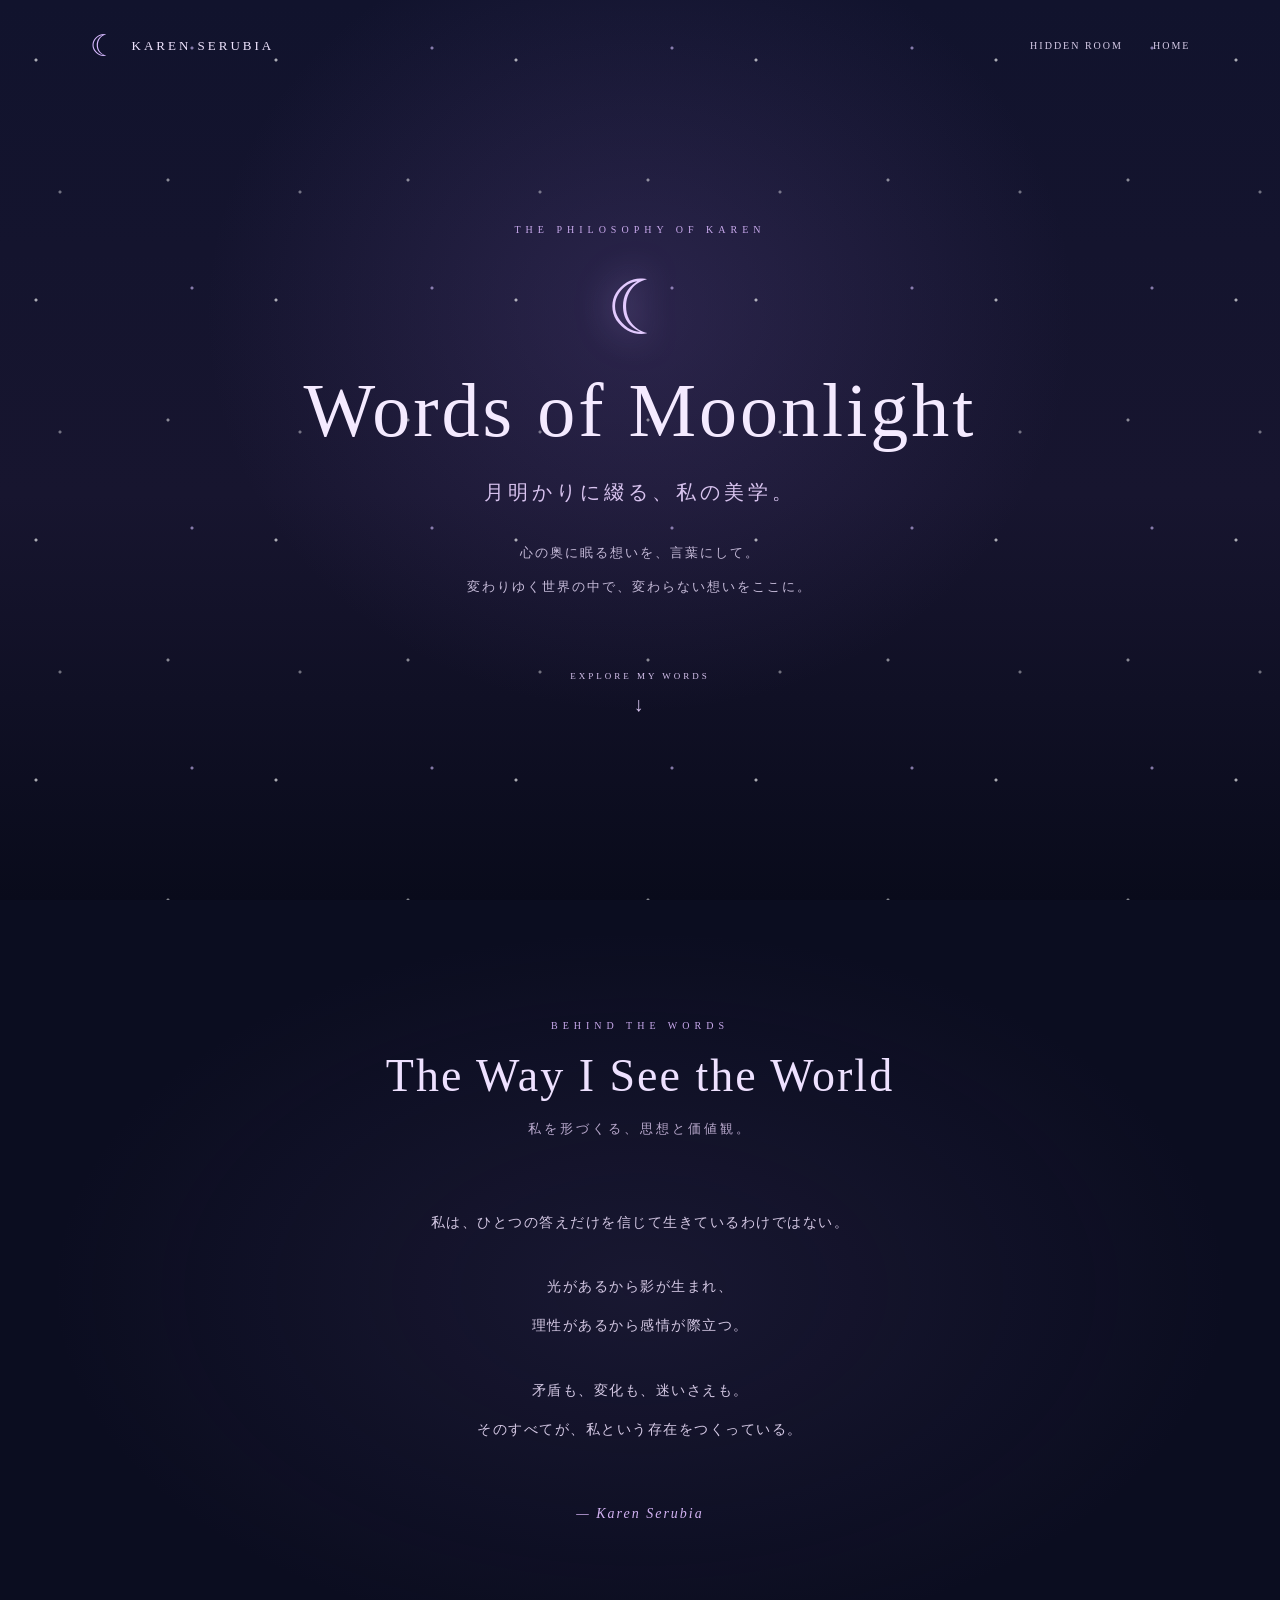
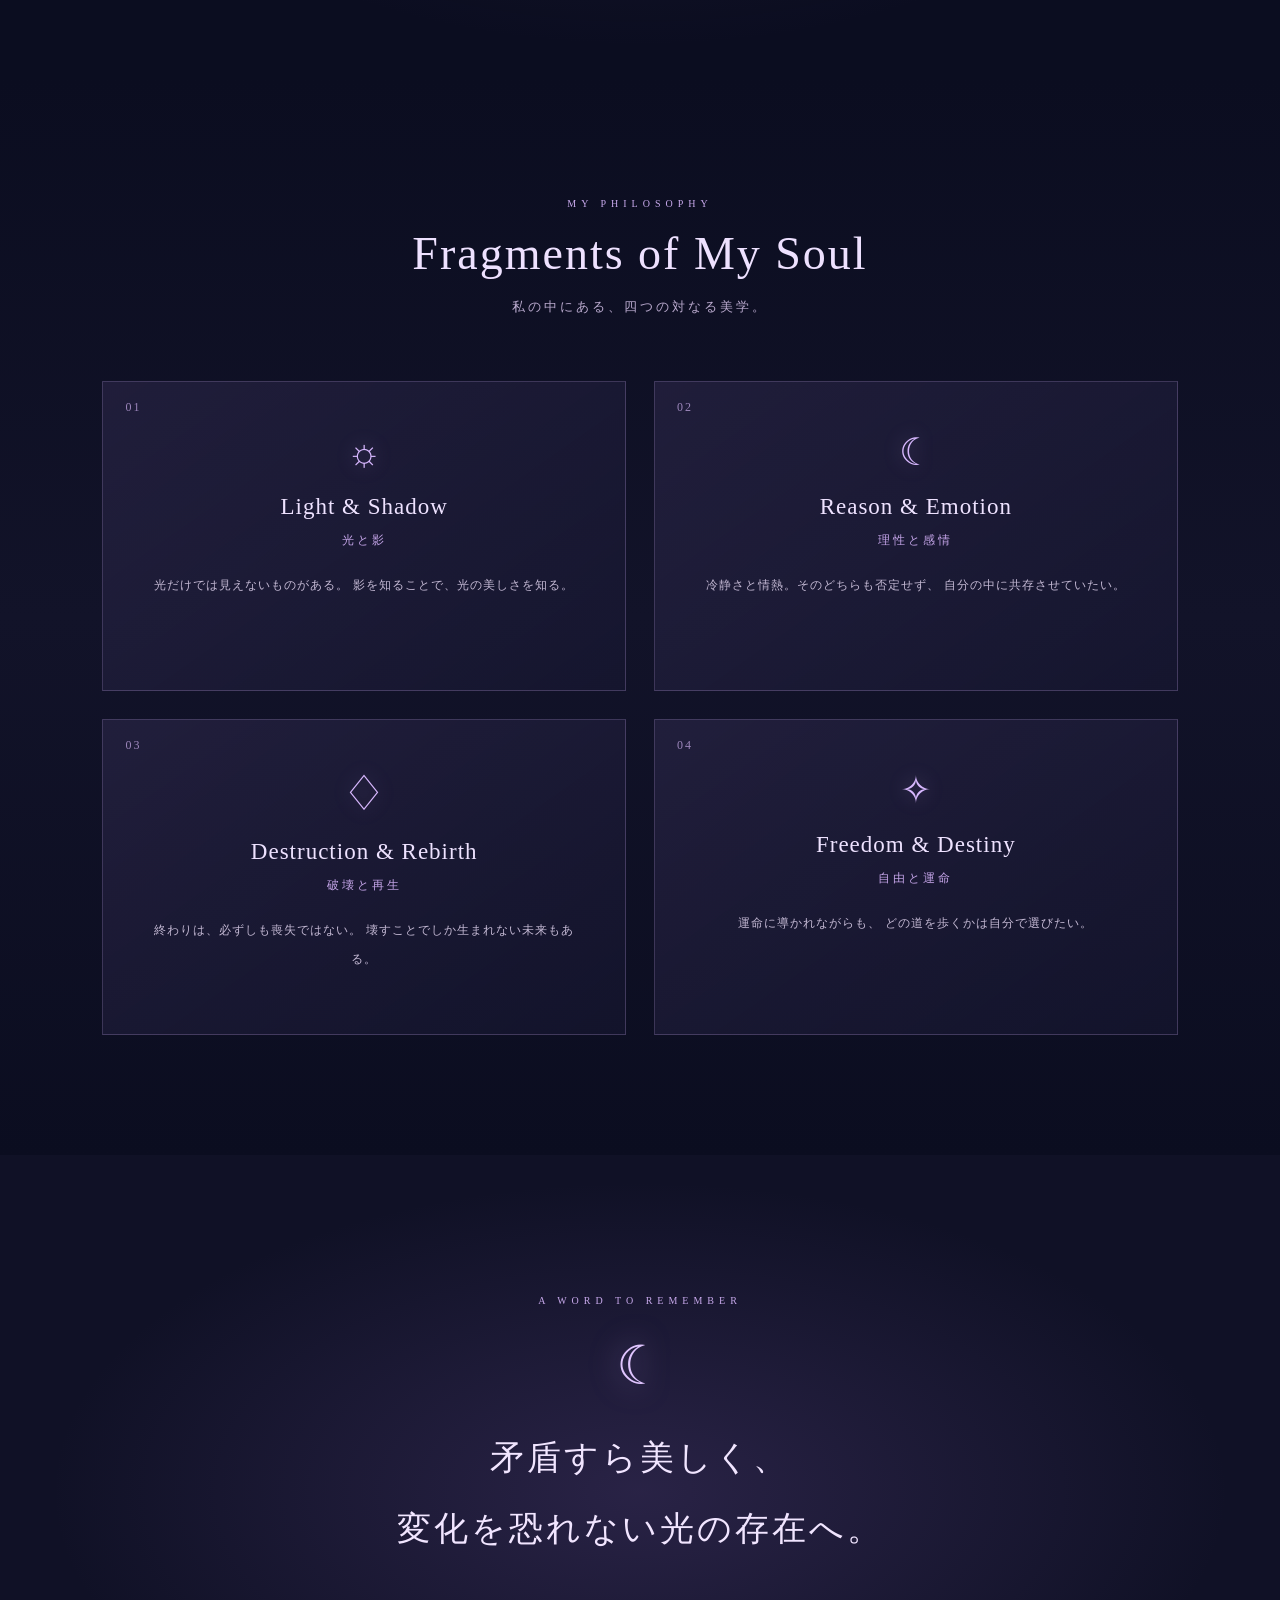
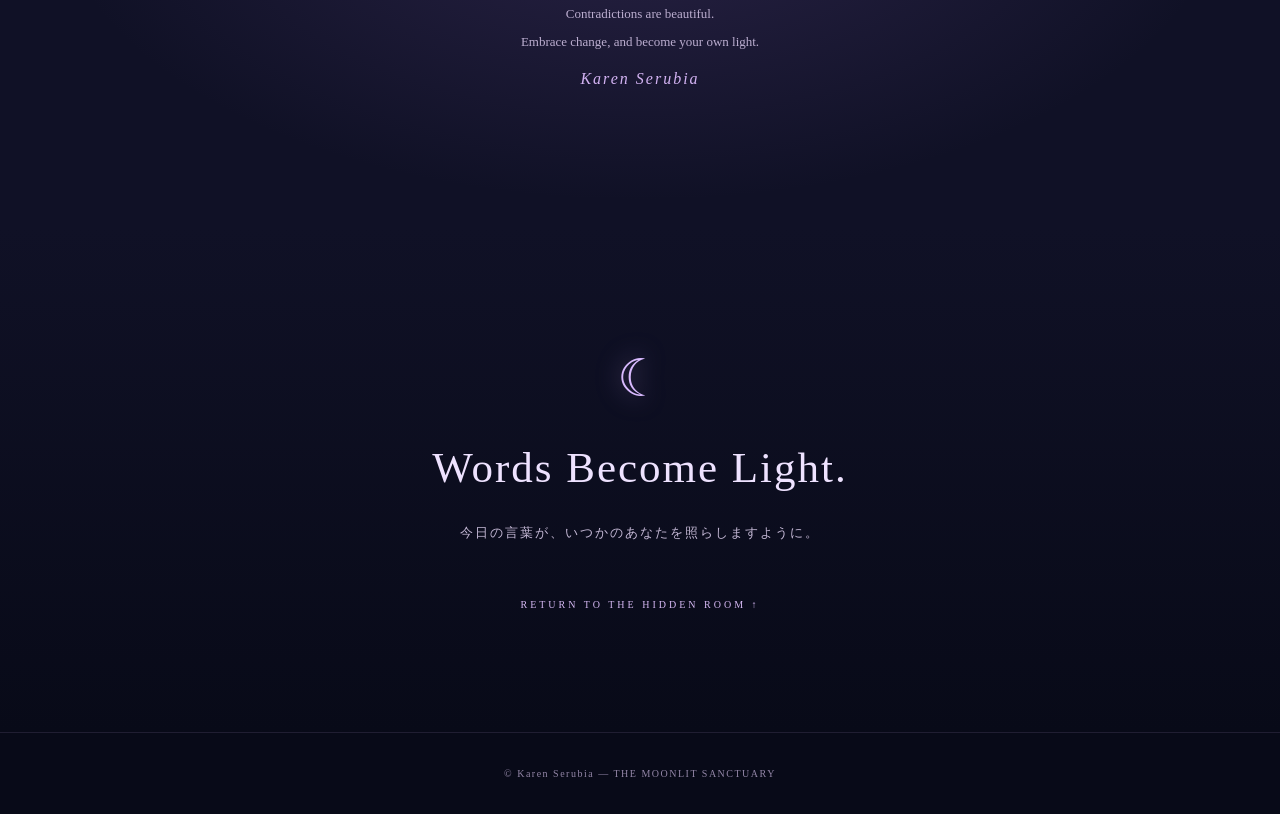
<file: words-of-moonlight.html>
<!DOCTYPE html>
<html lang="ja">
<head>
    <meta charset="UTF-8">
    <meta name="viewport" content="width=device-width, initial-scale=1.0">

    <title>Words of Moonlight | Karen Serubia</title>

    <link rel="stylesheet" href="css/style.css">
    <link rel="stylesheet" href="css/words-of-moonlight.css">
</head>

<body class="words-page">

    <!-- HEADER -->
    <header class="words-header">
        <a href="hidden-room.html" class="words-logo">
            <span>☾</span>
            <span>KAREN SERUBIA</span>
        </a>

        <nav>
            <a href="hidden-room.html">HIDDEN ROOM</a>
            <a href="index.html">HOME</a>
        </nav>
    </header>

    <main>

        <!-- 01. HERO -->
        <section class="words-hero">

            <div class="words-hero-content">

                <span class="words-eyebrow">
                    THE PHILOSOPHY OF KAREN
                </span>

                <div class="words-moon">☾</div>

                <h1>Words of Moonlight</h1>

                <h2>月明かりに綴る、私の美学。</h2>

                <p>
                    心の奥に眠る想いを、言葉にして。<br>
                    変わりゆく世界の中で、変わらない想いをここに。
                </p>

                <a href="#words-collection" class="words-scroll">
                    EXPLORE MY WORDS
                    <span>↓</span>
                </a>

            </div>

        </section>


        <!-- 02. INTRODUCTION -->
        <section class="words-intro">

            <div class="words-section-heading">
                <span class="words-eyebrow">BEHIND THE WORDS</span>
                <h2>The Way I See the World</h2>
                <p>私を形づくる、思想と価値観。</p>
            </div>

            <div class="words-intro-text">

                <p>
                    私は、ひとつの答えだけを信じて生きているわけではない。
                </p>

                <p>
                    光があるから影が生まれ、<br>
                    理性があるから感情が際立つ。
                </p>

                <p>
                    矛盾も、変化も、迷いさえも。<br>
                    そのすべてが、私という存在をつくっている。
                </p>

                <p class="words-signature">
                    — Karen Serubia
                </p>

            </div>

        </section>


        <!-- 03. PHILOSOPHY -->
        <section class="words-philosophy" id="words-collection">

            <div class="words-section-heading">
                <span class="words-eyebrow">MY PHILOSOPHY</span>
                <h2>Fragments of My Soul</h2>
                <p>私の中にある、四つの対なる美学。</p>
            </div>

            <div class="philosophy-grid">

                <article class="philosophy-card">
                    <span class="philosophy-number">01</span>
                    <div class="philosophy-symbol">☼</div>
                    <h3>Light & Shadow</h3>
                    <p class="philosophy-japanese">光と影</p>
                    <p>
                        光だけでは見えないものがある。
                        影を知ることで、光の美しさを知る。
                    </p>
                </article>

                <article class="philosophy-card">
                    <span class="philosophy-number">02</span>
                    <div class="philosophy-symbol">☾</div>
                    <h3>Reason & Emotion</h3>
                    <p class="philosophy-japanese">理性と感情</p>
                    <p>
                        冷静さと情熱。そのどちらも否定せず、
                        自分の中に共存させていたい。
                    </p>
                </article>

                <article class="philosophy-card">
                    <span class="philosophy-number">03</span>
                    <div class="philosophy-symbol">♢</div>
                    <h3>Destruction & Rebirth</h3>
                    <p class="philosophy-japanese">破壊と再生</p>
                    <p>
                        終わりは、必ずしも喪失ではない。
                        壊すことでしか生まれない未来もある。
                    </p>
                </article>

                <article class="philosophy-card">
                    <span class="philosophy-number">04</span>
                    <div class="philosophy-symbol">✧</div>
                    <h3>Freedom & Destiny</h3>
                    <p class="philosophy-japanese">自由と運命</p>
                    <p>
                        運命に導かれながらも、
                        どの道を歩くかは自分で選びたい。
                    </p>
                </article>

            </div>

        </section>


        <!-- 04. PERSONAL WORDS -->
        <section class="words-quote">

            <div class="words-quote-inner">

                <span class="words-eyebrow">
                    A WORD TO REMEMBER
                </span>

                <div class="quote-moon">☾</div>

                <blockquote>
                    矛盾すら美しく、<br>
                    変化を恐れない光の存在へ。
                </blockquote>

                <p>
                    Contradictions are beautiful.<br>
                    Embrace change, and become your own light.
                </p>

                <span class="words-signature">
                    Karen Serubia
                </span>

            </div>

        </section>


        <!-- 05. CLOSING -->
        <section class="words-ending">

            <div class="words-ending-inner">

                <div class="ending-moon">☾</div>

                <h2>Words Become Light.</h2>

                <p>
                    今日の言葉が、いつかのあなたを照らしますように。
                </p>

                <a href="hidden-room.html">
                    RETURN TO THE HIDDEN ROOM ↑
                </a>

            </div>

        </section>

    </main>


    <!-- FOOTER -->
    <footer class="words-footer">
        <p>© Karen Serubia — THE MOONLIT SANCTUARY</p>
    </footer>

</body>
</html>
</file>
<file: css/style.css>
@charset "UTF-8";
:root {
  --navy: #101329;
  --deep-violet: #24183b;
  --lavender: #c6a9e8;
  --moon-blue: #8ebBff;
  --gold: #b89a69;
  --ivory: #f1eaf1;
  --muted: #d8cddd;
}
* { box-sizing: border-box; }
html { min-width: 320px; background: var(--navy); }
body {
  margin: 0; color: var(--ivory); background: var(--navy);
  font-family: "Noto Serif JP", serif;
}
a { color: inherit; text-decoration: none; }
.site-shell { min-height: 100svh; overflow: hidden; }
.site-header {
  position: absolute; z-index: 20; inset: 0 0 auto;
  min-height: 82px; display: flex; align-items: center; justify-content: space-between;
  gap: 24px; padding: 12px clamp(18px, 4vw, 64px);
  background: linear-gradient(180deg, rgba(12,13,35,.88), rgba(12,13,35,.35));
  border-bottom: 1px solid rgba(184,154,105,.62);
}
.brand { display: inline-flex; align-items: center; gap: 10px; flex: 0 0 auto; }
.brand-moon { color: #e7d2a6; font-size: 48px; line-height: 1; text-shadow: 0 0 18px #b89a69; }
.brand-copy { display: flex; flex-direction: column; }
.brand-name { font: italic 500 clamp(25px, 2.5vw, 38px)/.95 "Cormorant Garamond", serif; letter-spacing: .02em; white-space: nowrap; }
.brand-tagline { margin-top: 7px; font: 10px "Cormorant Garamond", serif; letter-spacing: .22em; text-align: center; color: #dfcfb7; }
.global-nav { display: flex; align-items: center; justify-content: flex-end; gap: clamp(12px, 1.7vw, 28px); }
.global-nav a { position: relative; padding: 10px 0; font: 500 clamp(11px, 1.05vw, 15px) "Cormorant Garamond", serif; letter-spacing: .09em; white-space: nowrap; color: #f1eaf1; transition: color .25s ease; }
.global-nav a::after { content: ""; position: absolute; left: 50%; bottom: 2px; width: 0; height: 1px; background: var(--gold); transition: width .25s ease, left .25s ease; }
.global-nav a:hover, .global-nav a.active { color: #e4c8ff; }
.global-nav a:hover::after, .global-nav a.active::after { width: 100%; left: 0; }
.menu-toggle { display: none; }
.hero { position: relative; min-height: 100svh; isolation: isolate; overflow: hidden; background: #0b1029; }
.hero-image { position: absolute; z-index: -3; inset: 0; background: url("../images/home-hero.png") center 42% / cover no-repeat; transform: scale(1.015); animation: sceneBreath 18s ease-in-out infinite alternate; }
.hero-shade { position: absolute; z-index: -2; inset: 0; background: linear-gradient(90deg, rgba(10,12,35,.74) 0%, rgba(10,12,35,.48) 26%, rgba(10,12,35,.04) 58%, rgba(10,12,35,.16) 100%), linear-gradient(180deg, rgba(8,10,28,.12), transparent 45%, rgba(8,10,28,.28)); }
.ambient-glow { position: absolute; z-index: -1; inset: 0; pointer-events: none; background: radial-gradient(ellipse at 51% 40%, rgba(172,140,255,.10), transparent 38%); animation: glowPulse 10s ease-in-out infinite alternate; }
.welcome-panel { position: absolute; top: 19%; left: clamp(28px, 11vw, 170px); width: min(31vw, 430px); max-width: 430px; text-shadow: 0 2px 16px rgba(7,8,28,.9); }
.eyebrow { margin: 0 0 16px; color: #d8c4e7; font: 11px "Cormorant Garamond", serif; letter-spacing: .2em; }
.welcome-panel h1 { margin: 0 0 20px; font: 400 clamp(20px, 1.8vw, 28px)/1.65 "Noto Serif JP", serif; letter-spacing: .08em; }
.welcome-panel h1 span { display: inline-block; margin-bottom: 4px; color: #e5c8dc; font: italic 400 clamp(30px, 3.2vw, 46px)/1 "Cormorant Garamond", serif; letter-spacing: .01em; }
.welcome-panel p:not(.eyebrow):not(.signature) { margin: 17px 0; color: #f0e8f1; font-size: clamp(12px, 1vw, 15px); line-height: 2.05; letter-spacing: .06em; }
.ornament { display: flex; align-items: center; gap: 9px; width: 85%; margin: 13px 0 20px; color: var(--gold); }
.ornament i { height: 1px; flex: 1; background: linear-gradient(90deg, transparent, var(--gold), transparent); }
.ornament b { font-size: 18px; font-weight: 400; }
.signature { margin: 20px 0 0; color: #e8d1e8; font: italic 26px "Cormorant Garamond", serif; }
.signature span { color: var(--gold); font-size: 17px; }
.enter-button {
  position: absolute; left: 50%; bottom: 3.5%; transform: translateX(-50%);
  display: flex; flex-direction: column; align-items: center; justify-content: center;
  width: 228px; min-height: 82px; padding: 10px 18px;
  border: 1px solid rgba(213,180,126,.9); outline: 1px solid rgba(213,180,126,.35); outline-offset: 4px;
  background: linear-gradient(135deg, rgba(47,28,75,.92), rgba(24,18,52,.92));
  box-shadow: 0 0 26px rgba(151,111,208,.32), inset 0 0 20px rgba(197,169,232,.12);
  clip-path: polygon(8% 0,92% 0,100% 50%,92% 100%,8% 100%,0 50%);
  transition: filter .3s ease, transform .3s ease;
}
.enter-button:hover { filter: brightness(1.25); transform: translateX(-50%) translateY(-4px); }
.enter-small { color: #d8bd91; font: 10px "Cormorant Garamond", serif; letter-spacing: .2em; }
.enter-main { font: 500 25px/.95 "Cormorant Garamond", serif; letter-spacing: .14em; }
.enter-sub { margin-top: 3px; font: 11px "Cormorant Garamond", serif; letter-spacing: .18em; }
.music-box {
  position: absolute; right: clamp(20px, 4vw, 62px); bottom: 5%;
  width: min(330px, 28vw); padding: 12px 15px 10px;
  border: 1px solid rgba(184,154,105,.88); outline: 1px solid rgba(184,154,105,.28); outline-offset: 4px;
  background: rgba(14,15,39,.83); box-shadow: 0 8px 30px rgba(0,0,0,.25); backdrop-filter: blur(8px);
}
.music-heading { text-align: center; color: #e4d2ec; font: italic 17px "Cormorant Garamond", serif; letter-spacing: .04em; }
.music-heading span { color: #9c8bdb; font-size: 12px; }
.music-content { display: grid; grid-template-columns: 48px 1fr 38px; align-items: center; gap: 10px; margin-top: 10px; }
.album-art { display: grid; place-items: center; width: 48px; aspect-ratio: 1; border: 1px solid var(--gold); background: radial-gradient(circle, #8c78b6, #202448 65%, #101329); color: #f0d8a8; font-size: 25px; }
.track-info { display: flex; flex-direction: column; min-width: 0; }
.track-info strong { overflow: hidden; color: #f4eaf3; font: 500 15px "Cormorant Garamond", serif; text-overflow: ellipsis; white-space: nowrap; }
.track-info > span, .track-time, .music-footnote { color: #c9bfd0; font-size: 10px; }
.track-time { display: flex; justify-content: space-between; margin-top: 5px; font-family: "Cormorant Garamond", serif; }
.seek { width: 100%; height: 3px; margin: 5px 0 0; accent-color: #c6a9e8; cursor: pointer; }
.play-button { width: 36px; height: 36px; border: 1px solid var(--gold); border-radius: 50%; color: #fff; background: rgba(126,93,168,.6); cursor: pointer; transition: background .2s ease, transform .2s ease; }
.play-button:hover { background: #765b9d; transform: scale(1.06); }
.music-footnote { margin-top: 8px; text-align: center; opacity: .8; }
.butterfly { position: absolute; color: #a8c7ff; filter: drop-shadow(0 0 9px #76a9ff); pointer-events: none; animation: butterflyDrift 8s ease-in-out infinite; }
.butterfly-one { top: 27%; left: 7%; font-size: 27px; }
.butterfly-two { top: 48%; right: 8%; font-size: 21px; animation-delay: -3.5s; }
.bottom-caption { position: absolute; bottom: 16px; left: 50%; transform: translateX(-50%); color: rgba(235,220,241,.68); font: italic 12px "Cormorant Garamond", serif; letter-spacing: .12em; white-space: nowrap; }
@keyframes sceneBreath { from { transform: scale(1.015); } to { transform: scale(1.055); } }
@keyframes glowPulse { from { opacity: .45; } to { opacity: .9; } }
@keyframes butterflyDrift { 0%,100% { transform: translate(0,0) rotate(-7deg); } 50% { transform: translate(12px,-18px) rotate(7deg); } }

@media (max-width: 1100px) {
  .site-header { min-height: 74px; }
  .brand-moon { font-size: 40px; }
  .global-nav { gap: 12px; }
  .global-nav a { font-size: 11px; }
  .welcome-panel { left: 6%; width: 34%; }
  .music-box { width: 300px; }
}
@media (max-width: 760px) {
  .site-header { min-height: 68px; padding: 10px 18px; }
  .brand-moon { font-size: 37px; }
  .brand-name { font-size: 27px; }
  .brand-tagline { font-size: 8px; }
  .menu-toggle { display: flex; flex-direction: column; justify-content: center; gap: 6px; width: 42px; height: 42px; padding: 8px; border: 1px solid rgba(184,154,105,.65); background: rgba(16,19,41,.6); cursor: pointer; }
  .menu-toggle span { display: block; height: 1px; width: 100%; background: #f1eaf1; }
  .global-nav { position: absolute; top: 100%; left: 0; right: 0; display: none; flex-direction: column; align-items: stretch; gap: 0; padding: 12px 22px 18px; background: rgba(12,13,35,.96); border-bottom: 1px solid rgba(184,154,105,.55); }
  .global-nav.is-open { display: flex; }
  .global-nav a { padding: 12px 5px; font-size: 15px; border-bottom: 1px solid rgba(184,154,105,.16); }
  .global-nav a::after { display: none; }
  .hero { min-height: 920px; min-height: max(920px, 100svh); }
  .hero-image { background-position: 56% center; }
  .hero-shade { background: linear-gradient(180deg, rgba(9,11,31,.28), rgba(9,11,31,.08) 38%, rgba(9,11,31,.82) 72%, rgba(9,11,31,.94)); }
  .welcome-panel { top: 105px; left: 7%; width: 86%; max-width: 500px; text-align: center; }
  .eyebrow { margin-bottom: 8px; font-size: 9px; }
  .welcome-panel h1 { margin-bottom: 8px; font-size: 25px; line-height: 1.5; }
  .welcome-panel h1 span { font-size: 43px; }
  .ornament { width: 70%; margin: 8px auto 12px; }
  .welcome-panel p:not(.eyebrow):not(.signature) { margin: 9px 0; font-size: 11px; line-height: 1.85; }
  .signature { margin-top: 10px; font-size: 22px; }
  .enter-button { bottom: 155px; width: 205px; min-height: 70px; }
  .music-box { right: 50%; bottom: 35px; transform: translateX(50%); width: min(340px, 86vw); }
  .bottom-caption { display: none; }
  .butterfly-one { top: 43%; left: 5%; font-size: 20px; }
  .butterfly-two { top: 53%; right: 6%; font-size: 18px; }
}
@media (max-width: 390px) {
  .brand-name { font-size: 24px; }
  .welcome-panel { top: 100px; }
  .welcome-panel h1 { font-size: 22px; }
  .welcome-panel h1 span { font-size: 39px; }
  .welcome-panel p:not(.eyebrow):not(.signature) { font-size: 10px; }
  .enter-button { bottom: 153px; }
}
@media (prefers-reduced-motion: reduce) {
  *, *::before, *::after { animation-duration: .01ms !important; animation-iteration-count: 1 !important; scroll-behavior: auto !important; transition-duration: .01ms !important; }
}
</file>
<file: css/motion.css>
/* Karen Serubia motion layer
   Add class="motion-scene" to the HOME main visual container.
   Keep your existing hero background, welcome text, buttons and player. */
.motion-scene {
  position: relative;
  isolation: isolate;
  overflow: hidden;
}

/* Soft atmospheric light overlay */
.motion-scene::before {
  content: "";
  position: absolute;
  inset: 0;
  z-index: 0;
  pointer-events: none;
  background:
    radial-gradient(ellipse at 54% 25%, rgba(190,164,255,.16), transparent 34%),
    linear-gradient(115deg, transparent 35%, rgba(177,156,255,.09) 50%, transparent 66%);
  background-size: 100% 100%, 220% 100%;
  animation: moonGlow 12s ease-in-out infinite alternate,
             lightSweep 24s linear infinite;
}

/* Place all motion decorations behind text and controls */
.motion-layer {
  position: absolute;
  inset: 0;
  z-index: 1;
  pointer-events: none;
  overflow: hidden;
}
.motion-layer img {
  position: absolute;
  display: block;
  height: auto;
  user-select: none;
  pointer-events: none;
}

/* Water reflection: use supplied water crop as a subtle overlay */
.motion-water {
  inset: auto 0 0;
  width: 100%;
  height: 36%;
  object-fit: cover;
  opacity: .22;
  mix-blend-mode: screen;
  animation: waterShimmer 13s ease-in-out infinite alternate;
}

/* The supplied butterfly crop contains a dark background.
   screen blending makes the dark navy mostly disappear. */
.motion-butterflies {
  width: clamp(110px, 17vw, 245px);
  left: 2%;
  top: 30%;
  opacity: .58;
  mix-blend-mode: screen;
  animation: butterflyFloat 13s ease-in-out infinite;
}
.motion-petals {
  width: clamp(110px, 15vw, 210px);
  right: 15%;
  top: 19%;
  opacity: .40;
  mix-blend-mode: screen;
  animation: petalsDrift 21s ease-in-out infinite;
}
.motion-wisteria {
  width: clamp(150px, 22vw, 310px);
  right: 0;
  top: 10%;
  opacity: .48;
  mix-blend-mode: screen;
  transform-origin: top center;
  animation: wisteriaSway 9s ease-in-out infinite alternate;
}
.motion-sparkles {
  width: clamp(110px, 17vw, 230px);
  left: 39%;
  top: 18%;
  opacity: .30;
  mix-blend-mode: screen;
  animation: sparklePulse 6s ease-in-out infinite alternate;
}
.motion-rays {
  width: 55%;
  left: 22%;
  top: 0;
  opacity: .18;
  mix-blend-mode: screen;
  animation: rayBreath 15s ease-in-out infinite alternate;
}

/* Keep the actual interface above decorative overlays */
.site-header, .welcome-panel, .enter-button, .music-box,
.hero > :not(.motion-layer):not(.hero-image):not(.hero-shade):not(.ambient-glow) {
  z-index: 3;
}

@keyframes moonGlow {
  from { opacity: .45; }
  to   { opacity: .95; }
}
@keyframes lightSweep {
  from { background-position: 0 0, -120% 0; }
  to   { background-position: 0 0, 120% 0; }
}
@keyframes waterShimmer {
  from { transform: translateX(-1.5%) scale(1.02); opacity: .14; }
  to   { transform: translateX(1.5%) scale(1.05); opacity: .30; }
}
@keyframes butterflyFloat {
  0%,100% { transform: translate(0,0) rotate(-3deg); }
  50% { transform: translate(18px,-20px) rotate(4deg); }
}
@keyframes petalsDrift {
  0%,100% { transform: translate(0,0) rotate(0); }
  50% { transform: translate(-18px,24px) rotate(7deg); }
}
@keyframes wisteriaSway {
  from { transform: rotate(-1.5deg); }
  to   { transform: rotate(1.5deg); }
}
@keyframes sparklePulse {
  from { opacity: .15; transform: scale(.96); }
  to   { opacity: .42; transform: scale(1.04); }
}
@keyframes rayBreath {
  from { opacity: .10; transform: translateY(-1%); }
  to   { opacity: .25; transform: translateY(1%); }
}

@media (max-width: 760px) {
  .motion-water { height: 25%; opacity: .18; }
  .motion-butterflies { width: 120px; left: -18px; top: 42%; opacity: .42; }
  .motion-petals { width: 105px; right: 3%; top: 35%; opacity: .28; }
  .motion-wisteria { width: 155px; right: -25px; top: 9%; opacity: .35; }
  .motion-sparkles { width: 120px; left: 30%; top: 22%; opacity: .22; }
  .motion-rays { width: 100%; left: 0; opacity: .12; }
}
@media (prefers-reduced-motion: reduce) {
  .motion-scene::before, .motion-layer img {
    animation: none !important;
  }
}
/* ===== Motion Fix ===== */

.motion-scene {
  position: relative;
  isolation: isolate;
}

.motion-layer {
  position: absolute;
  inset: 0;
  z-index: 2;
  overflow: hidden;
  pointer-events: none;
}

.motion-layer img {
  position: absolute;
  display: block;
  pointer-events: none;
}

/* 藤の花：左右にゆっくり揺れる */
.motion-wisteria {
  top: 5%;
  right: 0;
  width: 260px;
  transform-origin: top center;
  animation: wisteriaMove 7s ease-in-out infinite alternate !important;
}

/* 星：淡く明滅 */
.motion-sparkles {
  top: 15%;
  left: 35%;
  width: 220px;
  animation: starsTwinkle 4s ease-in-out infinite alternate !important;
}

/* 月光：呼吸するように明るさが変化 */
.motion-rays {
  top: 0;
  left: 20%;
  width: 60%;
  animation: moonlightBreath 8s ease-in-out infinite alternate !important;
}

/* 水面：光の反射が揺らぐ */
.motion-water {
  bottom: 0;
  left: -3%;
  width: 106%;
  height: 35%;
  object-fit: cover;
  animation: waterMove 9s ease-in-out infinite alternate !important;
}

/* Animation */
@keyframes wisteriaMove {
  from { transform: rotate(-2deg); }
  to   { transform: rotate(2deg); }
}

@keyframes starsTwinkle {
  from {
    opacity: .15;
    transform: scale(.97);
    filter: brightness(.8);
  }
  to {
    opacity: .75;
    transform: scale(1.04);
    filter: brightness(1.4);
  }
}

@keyframes moonlightBreath {
  from {
    opacity: .12;
    filter: brightness(.8);
  }
  to {
    opacity: .55;
    filter: brightness(1.5);
  }
}

@keyframes waterMove {
  from {
    transform: translateX(-1.5%) scale(1.01);
    opacity: .15;
  }
  to {
    transform: translateX(1.5%) scale(1.05);
    opacity: .4;
  }
}

@media (prefers-reduced-motion: reduce) {
  .motion-wisteria,
  .motion-sparkles,
  .motion-rays,
  .motion-water {
    animation: none !important;
  }
}
/* ===== LUNA NIGHT MOTION ===== */

.motion-layer {
  position: absolute;
  inset: 0;
  z-index: 2;
  overflow: hidden;
  pointer-events: none;
}

/* 月光の呼吸 */
.motion-light {
  position: absolute;
  inset: 0;
  background: radial-gradient(
    ellipse at 55% 25%,
    rgba(190, 170, 255, 0.28),
    transparent 48%
  );
  animation: moonBreath 8s ease-in-out infinite alternate;
}

/* 水面の光 */
.motion-water {
  position: absolute;
  bottom: 0;
  left: 0;
  width: 100%;
  height: 35%;
  background: linear-gradient(
    180deg,
    transparent,
    rgba(150, 135, 255, 0.08),
    rgba(190, 170, 255, 0.20),
    transparent
  );
  background-size: 100% 200%;
  animation: waterShine 7s ease-in-out infinite alternate;
}

/* 星の明滅 */
.motion-stars {
  position: absolute;
  inset: 0;
  background-image:
    radial-gradient(circle, #fff 1px, transparent 2px),
    radial-gradient(circle, #c9b5ff 1px, transparent 2px);
  background-size: 95px 110px, 145px 135px;
  background-position: 20px 30px, 65px 80px;
  opacity: .35;
  animation: starTwinkle 4s ease-in-out infinite alternate;
}

/* アニメーション */
@keyframes moonBreath {
  from { opacity: .25; }
  to   { opacity: .85; }
}

@keyframes waterShine {
  from { background-position: 0 0; }
  to   { background-position: 0 100%; }
}

@keyframes starTwinkle {
  from { opacity: .15; }
  to   { opacity: .65; }
}

/* ===== Star Layout & Twinkle Fix ===== */

.motion-stars {
  background-image:
    radial-gradient(circle at 8% 18%, #fff 1px, transparent 2px),
    radial-gradient(circle at 21% 73%, #cbbaff 1px, transparent 2px),
    radial-gradient(circle at 37% 32%, #fff 1.5px, transparent 2.5px),
    radial-gradient(circle at 49% 86%, #d9caff 1px, transparent 2px),
    radial-gradient(circle at 63% 14%, #fff 1px, transparent 2px),
    radial-gradient(circle at 76% 58%, #cbbaff 1.5px, transparent 2.5px),
    radial-gradient(circle at 91% 27%, #fff 1px, transparent 2px),
    radial-gradient(circle at 85% 89%, #e8dfff 1px, transparent 2px),
    radial-gradient(circle at 15% 45%, #fff 1px, transparent 2px),
    radial-gradient(circle at 56% 54%, #cbbaff 1px, transparent 2px);

  background-size: 100% 100%;
  background-repeat: no-repeat;
  opacity: .4;
  animation: scatteredStars 5s ease-in-out infinite alternate;
}

@keyframes scatteredStars {
  from {
    opacity: .2;
    filter: brightness(.8);
  }
  to {
    opacity: .65;
    filter: brightness(1.3);
  }
}
/* ===== Moving Water Reflection ===== */

.motion-water {
  overflow: hidden;
  background:
    linear-gradient(
      180deg,
      transparent 0%,
      rgba(120, 120, 220, .04) 35%,
      rgba(180, 160, 255, .16) 65%,
      transparent 100%
    );
}

/* 水面に流れる光 */
.motion-water::before {
  content: "";
  position: absolute;
  inset: 0;
  background:
    linear-gradient(
      100deg,
      transparent 10%,
      rgba(210, 195, 255, .0) 35%,
      rgba(220, 210, 255, .30) 48%,
      rgba(210, 195, 255, .0) 60%,
      transparent 85%
    );
  background-size: 220% 100%;
  animation: waterReflection 9s ease-in-out infinite alternate;
}

/* 小さな水面のきらめき */
.motion-water::after {
  content: "";
  position: absolute;
  inset: 20% 0;
  background:
    radial-gradient(ellipse at 25% 40%, rgba(220,210,255,.35), transparent 12%),
    radial-gradient(ellipse at 68% 65%, rgba(190,175,255,.3), transparent 15%),
    radial-gradient(ellipse at 85% 25%, rgba(220,210,255,.25), transparent 10%);
  animation: waterSparkle 6s ease-in-out infinite alternate;
}

@keyframes waterReflection {
  from { background-position: -100% 0; }
  to   { background-position: 100% 0; }
}

@keyframes waterSparkle {
  from {
    opacity: .2;
    transform: translateY(-3px);
  }
  to {
    opacity: .7;
    transform: translateY(3px);
  }
}

/* ===== STAR DEPTH EFFECT ===== */

.motion-stars {
  background-image:
    /* 小さな星 */
    radial-gradient(circle, rgba(255,255,255,.85) 1px, transparent 1.8px),
    radial-gradient(circle, rgba(190,175,255,.8) 1px, transparent 2px),

    /* 中くらいの星 */
    radial-gradient(circle, rgba(230,220,255,.95) 1.8px, transparent 3px),

    /* 大きな星 */
    radial-gradient(circle, rgba(255,245,255,1) 2.5px, transparent 4px);

  background-size:
    173px 197px,
    257px 223px,
    311px 293px,
    419px 367px;

  background-position:
    13px 27px,
    91px 53px,
    47px 119px,
    183px 71px;

  background-repeat: repeat;
  animation: starDepth 6s ease-in-out infinite alternate;
}

@keyframes starDepth {
  0% {
    opacity: .25;
    filter: brightness(.85);
  }

  50% {
    opacity: .48;
    filter: brightness(1.1);
  }

  100% {
    opacity: .7;
    filter: brightness(1.35);
  }
}
/* ===== WISTERIA & BUTTERFLY ===== */

.motion-wisteria {
  position: absolute;
  top: 0;
  right: 2%;
  width: clamp(130px, 22vw, 280px);
  height: auto;
  transform-origin: top center;
  opacity: .55;
  mix-blend-mode: screen;
  animation: wisteriaSway 8s ease-in-out infinite alternate;
}

.motion-butterfly {
  position: absolute;
  top: 35%;
  left: 5%;
  width: clamp(65px, 9vw, 115px);
  height: auto;
  opacity: .75;
  mix-blend-mode: screen;
  animation: butterflyFlight 12s ease-in-out infinite;
}

@keyframes wisteriaSway {
  0% {
    transform: rotate(-2deg);
  }
  100% {
    transform: rotate(2deg);
  }
}

@keyframes butterflyFlight {
  0% {
    transform: translate(0, 0) rotate(-5deg);
  }
  25% {
    transform: translate(35px, -20px) rotate(5deg);
  }
  50% {
    transform: translate(65px, 8px) rotate(-3deg);
  }
  75% {
    transform: translate(30px, 30px) rotate(6deg);
  }
  100% {
    transform: translate(0, 0) rotate(-5deg);
  }
}

@media (max-width: 760px) {
  .motion-wisteria {
    width: 145px;
    right: -15px;
    opacity: .4;
  }

  .motion-butterfly {
    width: 65px;
    left: 2%;
    top: 40%;
    opacity: .6;
  }
}
/* ===== FLOATING PURPLE PETALS ===== */

.petal-field {
  position: absolute;
  inset: 0;
  overflow: hidden;
  pointer-events: none;
  z-index: 2;
}

.petal {
  position: absolute;
  top: -10%;
  left: 50%;
  width: 12px;
  height: 20px;
  border-radius: 80% 10% 80% 10%;
  background: linear-gradient(
    135deg,
    rgba(255, 220, 255, .85),
    rgba(177, 126, 231, .55)
  );
  box-shadow: 0 0 8px rgba(204, 164, 255, .45);
  opacity: 0;
  animation: petalFall 14s linear infinite;
}

/* 花びらごとに位置・速度・大きさを変える */
.petal-1 { left: 8%;  animation-delay: 0s;  animation-duration: 16s; }
.petal-2 { left: 22%; animation-delay: 4s;  animation-duration: 19s; transform: scale(.7); }
.petal-3 { left: 38%; animation-delay: 8s;  animation-duration: 15s; }
.petal-4 { left: 53%; animation-delay: 2s;  animation-duration: 21s; transform: scale(.6); }
.petal-5 { left: 68%; animation-delay: 6s;  animation-duration: 17s; }
.petal-6 { left: 81%; animation-delay: 10s; animation-duration: 20s; transform: scale(.8); }
.petal-7 { left: 92%; animation-delay: 3s;  animation-duration: 18s; }
.petal-8 { left: 45%; animation-delay: 12s; animation-duration: 22s; transform: scale(.65); }

@keyframes petalFall {
  0% {
    top: -10%;
    margin-left: 0;
    opacity: 0;
    rotate: 0deg;
  }

  12% {
    opacity: .75;
  }

  50% {
    margin-left: 55px;
    rotate: 150deg;
  }

  85% {
    opacity: .55;
  }

  100% {
    top: 110%;
    margin-left: -35px;
    opacity: 0;
    rotate: 360deg;
  }
}

/* スマホでは控えめに */
@media (max-width: 760px) {
  .petal {
    width: 9px;
    height: 15px;
  }
}

@media (prefers-reduced-motion: reduce) {
  .petal {
    animation: none !important;
    display: none;
  }
}
</file>
<file: css/book-opening.css>
/* =================================
   KAREN SERUBIA - BOOK OPENING
================================= */

.book-opening {
  position: fixed;
  inset: 0;
  z-index: 9999;
  display: grid;
  place-items: center;
  overflow: hidden;
  background: radial-gradient(
    ellipse at center,
    #292344 0%,
    #15152d 48%,
    #080b19 100%
  );
  perspective: 1800px;
}

.book-scene {
  position: relative;
  width: min(86vw, 680px);
  height: min(65vw, 470px);
  display: grid;
  place-items: center;
  perspective: 1800px;
}

.book-light {
  position: absolute;
  width: 75%;
  aspect-ratio: 1;
  border-radius: 50%;
  background: #c8a9ff;
  filter: blur(100px);
  opacity: 0.12;
  transition: opacity 2s ease, transform 2s ease;
}

/* 本全体 */

.storybook {
  position: relative;
  width: 86%;
  height: 72%;
  transform-style: preserve-3d;
  transform: rotateX(5deg) rotateY(-5deg);
  filter: drop-shadow(0 28px 35px rgba(0,0,0,0.55));
}

/* ページの束 */

.book-pages {
  position: absolute;
  z-index: 1;
  inset: 0;
  display: flex;
  transform-origin: right center;
  transform: scaleX(0.5);
  transform-style: preserve-3d;
}

/* 古書の紙 */

.spread-page {
  position: relative;
  width: 50%;
  height: 100%;
  overflow: hidden;
  background-color: #eee0c3;
  background-image:
    radial-gradient(ellipse at 15% 18%, rgba(150,105,55,0.22), transparent 38%),
    radial-gradient(ellipse at 82% 75%, rgba(164,119,68,0.20), transparent 42%),
    radial-gradient(ellipse at 50% 48%, rgba(255,251,230,0.75), transparent 70%),
    radial-gradient(circle at 20% 65%, rgba(132,94,55,0.18) 0 1px, transparent 3px),
    radial-gradient(circle at 72% 25%, rgba(132,94,55,0.16) 0 2px, transparent 5px),
    repeating-linear-gradient(3deg, rgba(120,91,58,0.10) 0px, transparent 1px, transparent 3px, rgba(255,255,255,0.22) 4px, transparent 5px, transparent 8px),
    repeating-linear-gradient(93deg, rgba(125,99,65,0.08) 0px, transparent 1px, transparent 5px);

  border: 1px solid rgba(130,101,65,0.42);
  box-shadow:
    inset 0 0 30px rgba(120,83,45,0.18),
    inset 0 0 8px rgba(120,83,45,0.16);
}

.spread-page::after {
  content: "";
  position: absolute;
  inset: 0;
  pointer-events: none;
  opacity: 0.7;
  background-image:
    repeating-linear-gradient(17deg, transparent 0px, rgba(111,83,52,0.13) 1px, transparent 2px, transparent 6px),
    repeating-linear-gradient(107deg, transparent 0px, rgba(255,255,255,0.38) 1px, transparent 2px, transparent 9px);
  mix-blend-mode: multiply;
}

.spread-left {
  border-radius: 7px 0 0 7px;
  background-image:
    linear-gradient(90deg, rgba(137,99,57,0.20), transparent 18%, transparent 82%, rgba(137,99,57,0.10)),
    radial-gradient(ellipse at 15% 20%, rgba(150,105,55,0.22), transparent 38%),
    radial-gradient(ellipse at 82% 75%, rgba(164,119,68,0.20), transparent 42%),
    repeating-linear-gradient(3deg, rgba(120,91,58,0.10) 0px, transparent 1px, transparent 4px),
    linear-gradient(135deg, #f5e8cc, #e9d7b5);
  box-shadow:
    inset -22px 0 30px rgba(91,65,39,0.20),
    inset 0 0 25px rgba(120,91,55,0.13);
}

.spread-right {
  border-radius: 0 7px 7px 0;
  background-image:
    linear-gradient(270deg, rgba(137,99,57,0.20), transparent 18%, transparent 82%, rgba(137,99,57,0.10)),
    radial-gradient(ellipse at 82% 18%, rgba(150,105,55,0.22), transparent 38%),
    radial-gradient(ellipse at 18% 75%, rgba(164,119,68,0.20), transparent 42%),
    repeating-linear-gradient(3deg, rgba(120,91,58,0.10) 0px, transparent 1px, transparent 4px),
    linear-gradient(225deg, #f5e8cc, #e9d7b5);
  box-shadow:
    inset 22px 0 30px rgba(91,65,39,0.20),
    inset 0 0 25px rgba(120,91,55,0.13);
}

/* ページの厚み */

.book-pages-edge {
  position: absolute;
  z-index: 2;
  right: 0;
  top: 4px;
  width: 50%;
  height: calc(100% - 8px);
  border: 2px solid #b89a69;
  border-left: 0;
  border-radius: 0 8px 8px 0;
  background: repeating-linear-gradient(
    0deg,
    #fff9ed 0px,
    #e9dcc3 1px,
    #fffaf0 2px,
    #e6d7bb 3px
  );
  box-shadow:
    inset -5px 0 10px rgba(111,83,49,0.12),
    4px 5px 12px rgba(0,0,0,0.25);
}

/* 表紙 */

.book-cover {
  position: absolute;
  z-index: 4;
  top: 0;
  right: 0;
  width: 50%;
  height: 100%;
  transform-origin: left center;
  transform: rotateY(0deg);
  transform-style: preserve-3d;
  border: 2px solid #b89a69;
  border-radius: 3px 9px 9px 3px;
  background:
    radial-gradient(circle at center, rgba(87,65,117,0.45), transparent 60%),
    linear-gradient(135deg, #29213f, #11172e 55%, #080d20);
  box-shadow:
    inset 0 0 0 7px rgba(184,154,105,0.16),
    inset 0 0 25px rgba(0,0,0,0.65),
    8px 5px 20px rgba(0,0,0,0.4);
  backface-visibility: hidden;
}

.cover-decoration {
  position: absolute;
  inset: 14px;
  border: 1px solid rgba(215,184,130,0.75);
  outline: 1px solid rgba(215,184,130,0.3);
  outline-offset: -7px;
  display: flex;
  flex-direction: column;
  align-items: center;
  justify-content: center;
  gap: 12px;
  color: #ead6ae;
  text-align: center;
}

.cover-moon {
  font-size: clamp(35px, 6vw, 65px);
  text-shadow: 0 0 22px rgba(226,194,255,0.8);
}

.cover-title {
  font-family: "Cormorant Garamond", serif;
  font-size: clamp(18px, 3vw, 29px);
  font-style: italic;
  letter-spacing: 0.06em;
}

.cover-subtitle {
  font-family: "Cormorant Garamond", serif;
  font-size: clamp(7px, 1.1vw, 10px);
  letter-spacing: 0.18em;
}

.cover-butterfly {
  font-size: clamp(19px, 3vw, 30px);
  margin-top: 5px;
  filter: drop-shadow(0 0 8px #9e8bff);
}

.cover-ornament {
  font-size: 16px;
  letter-spacing: 0.5em;
  margin-top: 4px;
}

/* メッセージ */

.book-message {
  position: absolute;
  z-index: 3;
  inset: 0;
  display: flex;
  flex-direction: column;
  align-items: center;
  justify-content: center;
  gap: 10px;
  padding: 15px;
  text-align: center;
  pointer-events: none;
  opacity: 0;
  transform: translateY(12px);
  color: #71552f;
}

.book-message p {
  margin: 0;
  font-family: "Noto Serif JP", serif;
  font-size: clamp(12px, 2.1vw, 21px);
  letter-spacing: 0.12em;
  line-height: 1.9;
  text-shadow: 0 1px 1px rgba(255,255,255,0.65);
}

.book-message span {
  margin-top: 12px;
  font-family: "Cormorant Garamond", serif;
  font-size: clamp(7px, 1.1vw, 11px);
  letter-spacing: 0.2em;
  color: #9b7a4b;
}

/* 文字の登場 */

.storybook.is-message-visible .book-message {
  animation: messageAppear 1.8s ease forwards;
}


/* メッセージ */

.book-message {
  position: absolute;
  z-index: 3;
  inset: 0;
  width: 100%;
  height: 100%;
  box-sizing: border-box;

  display: flex;
  flex-direction: column;
  align-items: center;
  justify-content: center;
  gap: 10px;

  padding: 15px;
  text-align: center;
  pointer-events: none;

  color: #71552f;

  opacity: 0;
  visibility: hidden;
  transform: translateY(12px);
}

.book-message p {
  margin: 0;
  font-family: "Noto Serif JP", serif;
  font-size: clamp(12px, 2.1vw, 21px);
  letter-spacing: 0.12em;
  line-height: 1.9;
  text-shadow: 0 1px 1px rgba(255,255,255,0.65);
}

.book-message span {
  margin-top: 12px;
  font-family: "Cormorant Garamond", serif;
  font-size: clamp(7px, 1.1vw, 11px);
  letter-spacing: 0.2em;
  color: #9b7a4b;
}

/* 文字の登場 */

.storybook.is-message-visible .book-message {
  visibility: visible;
  animation: messageAppear 1.8s ease forwards;
}

@keyframes messageAppear {
  0% {
    opacity: 0;
    transform: translateY(12px);
    filter: blur(5px);
  }

  100% {
    opacity: 1;
    transform: translateY(0);
    filter: blur(0);
  }
}

/* 金色の輝き */

.storybook.is-message-glowing .book-message p {
  animation: messageGlow 2.2s ease-in-out infinite alternate;
}

@keyframes messageGlow {
  from {
    text-shadow: 0 1px 1px rgba(255,255,255,0.65);
  }
  to {
    text-shadow:
      0 0 5px rgba(255,231,176,0.9),
      0 0 14px rgba(199,155,83,0.65),
      0 0 25px rgba(199,155,83,0.35);
  }
}

/* 本が開く動き */

.storybook.is-opening .book-cover {
  animation: openBookCover 2.8s cubic-bezier(0.55,0.05,0.25,1) forwards;
}

.storybook.is-opening .book-pages {
  animation: openBookPages 2.8s cubic-bezier(0.55,0.05,0.25,1) 0.9s forwards;
}

@keyframes openBookCover {
  0% { transform: rotateY(0deg); }
  100% { transform: rotateY(-180deg); }
}

@keyframes openBookPages {
  0% { transform: scaleX(0.5); }
  100% { transform: scaleX(1); }
}

/* 月光 */

.book-opening.is-opening .book-light {
  opacity: 0.65;
  transform: scale(1.5);
}

/* ページへのズーム */

.storybook.is-zooming {
  animation: zoomIntoPages 2.3s cubic-bezier(0.65,0,0.35,1) forwards;
}

@keyframes zoomIntoPages {
  0% {
    transform: rotateX(5deg) rotateY(-5deg) scale(1);
  }
  100% {
    transform: rotateX(0deg) rotateY(0deg) scale(4.5);
  }
}

/* キャプション */

.book-opening-caption {
  position: absolute;
  top: calc(100% + 35px);
  width: 100%;
  color: #d8c6e8;
  font-family: "Cormorant Garamond", serif;
  font-size: clamp(9px, 1.5vw, 12px);
  letter-spacing: 0.24em;
  text-align: center;
  white-space: nowrap;
  opacity: 0.8;
  transition: opacity 0.5s ease;
}

.book-opening.is-zooming .book-opening-caption {
  opacity: 0;
}

/* オープニング終了 */

.book-opening.is-finished {
  animation: openingFadeOut 1.5s ease-in-out forwards;
  pointer-events: none;
}

@keyframes openingFadeOut {
  from {
    opacity: 1;
    visibility: visible;
  }

  to {
    opacity: 0;
    visibility: hidden;
  }
}

/* スマートフォン */

@media (max-width: 600px) {
  .book-scene {
    width: 94vw;
    height: 70vw;
  }

  .storybook {
    width: 90%;
    height: 68%;
  }

  .book-opening-caption {
    top: calc(100% + 25px);
    letter-spacing: 0.14em;
  }

  .book-message {
    gap: 7px;
    padding: 8px;
  }

  .book-message p {
    font-size: clamp(11px, 3vw, 16px);
    letter-spacing: 0.06em;
  }
}

/* 動きを控える設定 */

@media (prefers-reduced-motion: reduce) {
  .storybook.is-opening .book-cover,
  .storybook.is-opening .book-pages,
  .storybook.is-zooming,
  .book-opening.is-finished {
    animation-duration: 0.01ms;
  }
}
html.book-opening-skip #book-opening {
  display: none !important;
}


/* =====================================
   HOME - MOONLIGHT TYPOGRAPHY
===================================== */

/* HOMEの文字は演出開始まで隠す */
.hero .hero-reveal,
.hero .welcome-word,
.hero .welcome-jp {
  opacity: 0;
  visibility: hidden;
  animation: none;
}

/* タイトルのサイズと配置 */
.welcome-panel .hero-title {
  font-size: clamp(1.5rem, 2.5vw, 2.3rem);
  line-height: 1.65;
  text-align: center;
}

/* 日本語タイトルは途中で改行させない */
.welcome-jp {
  white-space: nowrap;
  font-size: 0.88em;
}

/* タイトルの各行 */
.welcome-word,
.welcome-jp {
  display: inline-block;
}

/* HOME表示後に文字を登場させる */
.hero.home-content-visible .hero-reveal {
  visibility: visible;
  animation: moonlightReveal 1.8s ease forwards;
  animation-delay: var(--delay, 0s);
}

.hero.home-content-visible .welcome-word,
.hero.home-content-visible .welcome-jp {
  visibility: visible;
  animation: titleReveal 1.8s cubic-bezier(.2,.7,.2,1) forwards;
  animation-delay: var(--delay, 0s);
}

/* 英字Welcomeの月光 */
.hero.home-content-visible .welcome-word {
  animation-name: welcomeGlow;
}

@keyframes moonlightReveal {
  0% {
    opacity: 0;
    transform: translateY(16px);
    filter: blur(6px);
  }

  100% {
    opacity: 1;
    transform: translateY(0);
    filter: blur(0);
  }
}

@keyframes titleReveal {
  0% {
    opacity: 0;
    transform: translateY(18px);
    filter: blur(8px);
  }

  100% {
    opacity: 1;
    transform: translateY(0);
    filter: blur(0);
  }
}

@keyframes welcomeGlow {
  0% {
    opacity: 0;
    transform: translateY(18px);
    filter: blur(8px);
    text-shadow: none;
  }

  70% {
    opacity: 1;
    filter: blur(0);
    text-shadow:
      0 0 12px rgba(220, 202, 255, 0.35),
      0 0 28px rgba(193, 165, 255, 0.2);
  }

  100% {
    opacity: 1;
    transform: translateY(0);
    filter: blur(0);
    text-shadow: 0 0 8px rgba(220, 202, 255, 0.18);
  }
}

/* 署名の淡い輝き */
.hero.home-content-visible .signature {
  text-shadow: 0 0 12px rgba(221, 194, 255, 0.35);
}

/* 動きを控える設定 */
@media (prefers-reduced-motion: reduce) {
  .hero .hero-reveal,
  .hero .welcome-word,
  .hero .welcome-jp {
    animation: none !important;
    opacity: 1 !important;
    visibility: visible !important;
    transform: none !important;
    filter: none !important;
  }
}

/* =====================================
   HOME - MOONLIGHT ENTER BUTTON
===================================== */

.hero .enter-button {
  overflow: hidden;
  isolation: isolate;
  transition:
    transform 0.5s ease,
    box-shadow 0.5s ease,
    border-color 0.5s ease;
  animation: enterMoonlight 4s ease-in-out infinite;
}

/* 月光の流れるレイヤー */
.hero .enter-button::before {
  content: "";
  position: absolute;
  top: -50%;
  left: -80%;
  width: 45%;
  height: 200%;
  background: linear-gradient(
    90deg,
    transparent,
    rgba(255, 235, 190, 0.28),
    rgba(255, 255, 255, 0.48),
    transparent
  );
  transform: rotate(25deg);
  pointer-events: none;
  z-index: 0;
  animation: enterLightSweep 6s ease-in-out infinite;
}

/* ボタン内の文字を光より前に */
.hero .enter-button span {
  position: relative;
  z-index: 1;
}

/* 淡い呼吸のような輝き */
@keyframes enterMoonlight {
  0%, 100% {
    box-shadow:
      0 0 8px rgba(190, 157, 255, 0.15),
      0 0 18px rgba(220, 190, 255, 0.08);
  }

  50% {
    box-shadow:
      0 0 14px rgba(220, 190, 255, 0.32),
      0 0 30px rgba(220, 190, 255, 0.16);
  }
}

/* 表面を横切る月光 */
@keyframes enterLightSweep {
  0%, 65% {
    left: -80%;
  }

  100% {
    left: 140%;
  }
}

/* マウスを乗せたとき */
@media (hover: hover) {
  .hero .enter-button:hover {
    box-shadow:
      0 0 18px rgba(230, 205, 255, 0.45),
      0 0 38px rgba(220, 190, 255, 0.24);
  }
}

/* 動きを控える設定 */
@media (prefers-reduced-motion: reduce) {
  .hero .enter-button,
  .hero .enter-button::before {
    animation: none;
  }
}
</file>
<file: css/about.css>
/* =================================
   KAREN SERUBIA - ABOUT PAGE
================================= */

.about-page {
    margin: 0;
    color: #f4edf9;
    background: #090d20;
    font-family: "Noto Serif JP", "Yu Mincho", serif;
    overflow-x: hidden;
  }
  
  .about-page * {
    box-sizing: border-box;
  }
  
  .about-page a {
    color: inherit;
    text-decoration: none;
  }
  

  /* COMMON */
  
  .section-wrap {
    width: min(1120px, 90%);
    margin: 0 auto;
  }
  
  .eyebrow {
    color: #d9b77f;
    font-family: Georgia, serif;
    font-size: 12px;
    font-weight: bold;
    letter-spacing: 4px;
  }
  
  .moon-divider {
    margin: 24px 0;
    color: #e7c58e;
    font-size: 23px;
    text-align: center;
  }
  
  
  /* INTRODUCTION */
  
  .about-hero {
    position: relative;
    min-height: 650px;
    display: grid;
    place-items: center;
    padding: 100px 20px;
    text-align: center;
    background:
      linear-gradient(
        rgba(8, 12, 31, 0.48),
        rgba(8, 12, 31, 0.78)
      ),
      url("../images/moon-clouds.png") center / cover no-repeat;
  }
  
  .about-hero::after {
    content: "";
    position: absolute;
    inset: 0;
    pointer-events: none;
    background:
      radial-gradient(
        circle at 50% 40%,
        transparent 10%,
        rgba(7, 10, 28, 0.35) 100%
      );
  }
  
  .about-hero-inner {
    position: relative;
    z-index: 1;
    max-width: 850px;
  }
  
  .about-hero h1 {
    margin: 28px 0;
    color: #f6e9e9;
    font-family: Georgia, serif;
    font-size: clamp(38px, 6vw, 72px);
    font-weight: normal;
    line-height: 1.25;
    text-shadow: 0 0 25px rgba(183, 139, 255, 0.35);
  }
  
  .about-hero h2 {
    font-size: clamp(19px, 3vw, 27px);
    font-weight: normal;
    letter-spacing: 3px;
  }
  
  .hero-description {
    margin-top: 35px;
    color: #e2d8e9;
    font-size: 15px;
    line-height: 2.4;
  }
  
  .scroll-label {
    margin-top: 70px;
    color: #cbb38e;
    font-family: Georgia, serif;
    font-size: 10px;
    letter-spacing: 3px;
  }
  
  .scroll-line {
    display: block;
    width: 1px;
    height: 45px;
    margin: 12px auto 0;
    background: linear-gradient(#e7c58e, transparent);
  }
  
  
  /* PROFILE */
  
  .profile-section {
    display: grid;
    grid-template-columns: minmax(280px, 0.85fr) 1.15fr;
    align-items: center;
    gap: 75px;
    padding-top: 120px;
    padding-bottom: 120px;
  }
  
  .profile-image {
    position: relative;
  }
  
  .profile-image img {
    display: block;
    width: 100%;
    aspect-ratio: 3 / 4;
    object-fit: cover;
    object-position: center 25%;
    border: 1px solid rgba(221, 190, 145, 0.55);
    box-shadow: 0 20px 60px rgba(0, 0, 0, 0.45);
  }
  
  .image-caption {
    display: block;
    margin-top: 12px;
    color: #cbb38e;
    font-family: Georgia, serif;
    font-size: 13px;
    font-style: italic;
    text-align: center;
    letter-spacing: 2px;
  }
  
  .profile-content h2 {
    margin: 20px 0;
    font-family: Georgia, serif;
    font-size: clamp(30px, 4vw, 46px);
    font-weight: normal;
    line-height: 1.35;
  }
  
  .profile-message {
    color: #d8d2e0;
    font-size: 14px;
    line-height: 2.2;
  }
  
  .profile-data {
    margin-top: 35px;
    border-top: 1px solid rgba(221, 190, 145, 0.4);
  }
  
  .profile-data div {
    display: grid;
    grid-template-columns: 120px 1fr;
    gap: 15px;
    padding: 17px 5px;
    border-bottom: 1px solid rgba(221, 190, 145, 0.25);
  }
  
  .profile-data dt {
    color: #d9b77f;
    font-family: Georgia, serif;
    font-size: 11px;
    letter-spacing: 2px;
  }
  
  .profile-data dd {
    margin: 0;
    color: #f1eaf4;
    font-size: 14px;
  }
  
  
  /* BRAND STORY */
  
  .story-section {
    padding: 110px 7%;
    background:
      linear-gradient(
        90deg,
        rgba(12, 10, 32, 0.9),
        rgba(12, 10, 32, 0.82)
      ),
      url("../images/starfield.png") center / cover no-repeat;
    border-top: 1px solid rgba(221, 190, 145, 0.2);
    border-bottom: 1px solid rgba(221, 190, 145, 0.2);
  }
  
  .story-inner {
    width: min(1050px, 100%);
    margin: auto;
    display: grid;
    grid-template-columns: 0.35fr 1fr;
    align-items: center;
    gap: 50px;
  }
  
  .story-initial {
    color: rgba(173, 119, 206, 0.75);
    font-family: Georgia, serif;
    font-size: clamp(150px, 22vw, 260px);
    font-weight: normal;
    text-align: center;
    line-height: 1;
  }
  
  .story-content h2 {
    margin: 20px 0 35px;
    font-size: clamp(24px, 4vw, 38px);
    font-weight: normal;
    letter-spacing: 2px;
  }
  
  .story-content > p:not(.eyebrow):not(.story-english) {
    color: #ded5e6;
    font-size: 14px;
    line-height: 2.5;
  }
  
  .story-english {
    margin-top: 45px;
    color: #e7c5e8;
    font-family: Georgia, serif;
    font-size: 19px;
    font-style: italic;
    text-align: center;
  }
  
  
  /* ACTIVITIES */
  
  .activities-section {
    padding-top: 120px;
    padding-bottom: 120px;
  }
  
  .section-heading {
    margin-bottom: 50px;
    text-align: center;
  }
  
  .section-heading h2 {
    margin: 15px 0;
    font-family: Georgia, serif;
    font-size: 42px;
    font-weight: normal;
  }
  
  .section-heading > p:last-child {
    color: #c9bfd2;
    font-size: 13px;
  }
  
  .activity-grid {
    display: grid;
    grid-template-columns: repeat(4, 1fr);
    gap: 18px;
  }
  
  .activity-card {
    min-height: 230px;
    padding: 30px 20px;
    text-align: center;
    background: linear-gradient(
      145deg,
      rgba(48, 37, 76, 0.8),
      rgba(15, 20, 43, 0.9)
    );
    border: 1px solid rgba(221, 190, 145, 0.3);
    transition:
      transform 0.4s ease,
      border-color 0.4s ease,
      background 0.4s ease;
  }
  
  .activity-card:hover {
    transform: translateY(-7px);
    border-color: #d9b77f;
    background: rgba(75, 52, 104, 0.8);
  }
  
  .activity-icon {
    color: #d9b77f;
    font-size: 30px;
  }
  
  .activity-card h3 {
    margin: 18px 0 12px;
    color: #e8d3b0;
    font-family: Georgia, serif;
    font-size: 14px;
    letter-spacing: 2px;
  }
  
  .activity-card p {
    color: #d1c8dc;
    font-size: 12px;
    line-height: 2;
  }
  
  
  /* FINAL MESSAGE */
  
  .final-section {
    position: relative;
    padding: 120px 20px;
    text-align: center;
    background:
      linear-gradient(
        rgba(8, 12, 31, 0.68),
        rgba(8, 12, 31, 0.83)
      ),
      url("../images/moon-water.png") center / cover no-repeat;
  }
  
  .final-content {
    max-width: 750px;
    margin: auto;
  }
  
  .final-content h2 {
    margin: 25px 0;
    font-family: Georgia, serif;
    font-size: clamp(30px, 5vw, 52px);
    font-weight: normal;
    line-height: 1.4;
  }
  
  .final-content > p:not(.eyebrow):not(.signature) {
    color: #e1d8e8;
    font-size: 14px;
    line-height: 2.5;
  }
  
  .signature {
    margin-top: 50px;
    color: #e7c58e;
    font-family: Georgia, serif;
    font-size: 26px;
    font-style: italic;
  }
  
  
  /* FOOTER */
  
  .about-footer {
    display: flex;
    justify-content: space-between;
    gap: 20px;
    padding: 30px 5%;
    background: #080b19;
    border-top: 1px solid rgba(221, 190, 145, 0.3);
  }
  
  .about-footer p,
  .about-footer a {
    color: #b9a9c6;
    font-size: 10px;
    letter-spacing: 1px;
  }
  
  
  /* TABLET */
  
  @media (max-width: 900px) {
  
    .profile-section {
      gap: 35px;
    }
  
    .activity-grid {
      grid-template-columns: repeat(2, 1fr);
    }
  }
  
  
  /* MOBILE */
  
  @media (max-width: 600px) {
    .about-hero {
      min-height: 570px;
      padding: 80px 20px;
    }
  
    .about-hero h1 {
      font-size: 39px;
    }
  
    .hero-description {
      font-size: 13px;
    }
  
    .profile-section {
      grid-template-columns: 1fr;
      gap: 45px;
      padding-top: 75px;
      padding-bottom: 75px;
    }
  
    .profile-image {
      width: min(85%, 360px);
      margin: auto;
    }
  
    .profile-content h2 {
      font-size: 34px;
    }
  
    .profile-data div {
      grid-template-columns: 100px 1fr;
      gap: 10px;
    }
  
    .profile-data dd {
      font-size: 12px;
      overflow-wrap: anywhere;
    }
  
    .story-section {
      padding: 75px 7%;
    }
  
    .story-inner {
      grid-template-columns: 1fr;
      gap: 10px;
    }
  
    .story-initial {
      font-size: 130px;
    }
  
    .story-content h2 {
      font-size: 25px;
    }
  
    .story-content > p:not(.eyebrow):not(.story-english) {
      font-size: 13px;
    }
  
    .activities-section {
      padding-top: 75px;
      padding-bottom: 75px;
    }
  
    .section-heading h2 {
      font-size: 34px;
    }
  
    .activity-grid {
      gap: 10px;
    }
  
    .activity-card {
      min-height: 205px;
      padding: 22px 12px;
    }
  
    .activity-card p {
      font-size: 11px;
    }
  
    .final-section {
      padding: 85px 20px;
    }
  
    .final-content > p:not(.eyebrow):not(.signature) {
      font-size: 12px;
    }
  
    .about-footer {
      flex-direction: column;
      align-items: center;
      text-align: center;
    }
  }
  
  
  /* MOTION ACCESSIBILITY */
  
  @media (prefers-reduced-motion: reduce) {
    .about-page *,
    .about-page *::before,
    .about-page *::after {
      scroll-behavior: auto !important;
      animation-duration: 0.01ms !important;
      transition-duration: 0.01ms !important;
    }
  }
/* =========================
   Scroll Reveal Animation
========================= */

[data-reveal] {
    opacity: 0;
    transform: translateY(35px);
    transition:
      opacity 1.2s ease,
      transform 1.2s cubic-bezier(.22, 1, .36, 1);
  }
  
  [data-reveal="left"] {
    transform: translateX(-45px);
  }
  
  [data-reveal="right"] {
    transform: translateX(45px);
  }
  
  [data-reveal].is-visible {
    opacity: 1;
    transform: translate(0, 0);
  }
  
  /* Activity cards */
  .activity-card {
    transition:
      opacity 1s ease,
      transform 1s ease,
      box-shadow .5s ease;
  }
  
  .activity-card:hover {
    transform: translateY(-8px);
    box-shadow: 0 12px 30px rgba(150, 100, 255, .2);
  }
  
  /* Motion accessibility */
  @media (prefers-reduced-motion: reduce) {
    [data-reveal] {
      opacity: 1;
      transform: none;
      transition: none;
    }
  }
  /* Activitiesカードを順番に表示 */
.activity-card[data-reveal]:nth-child(1) {
    transition-delay: 0s;
  }
  
  .activity-card[data-reveal]:nth-child(2) {
    transition-delay: 0.2s;
  }
  
  .activity-card[data-reveal]:nth-child(3) {
    transition-delay: 0.4s;
  }
  
  .activity-card[data-reveal]:nth-child(4) {
    transition-delay: 0.6s;
  }
  /* ABOUT：雲に差し込む月光 */
.about-hero {
    position: relative;
    isolation: isolate;
  }
  
  .about-hero::before {
    content: "";
    position: absolute;
    inset: 0;
    z-index: -1;
    pointer-events: none;
  
    background:
      radial-gradient(
        ellipse at 30% 42%,
        rgba(190, 175, 255, 0.30),
        transparent 48%
      ),
      radial-gradient(
        ellipse at 75% 35%,
        rgba(150, 175, 255, 0.25),
        transparent 45%
      );
  
    animation: cloudMoonGlow 8s ease-in-out infinite alternate;
  }
  
  @keyframes cloudMoonGlow {
    from {
      opacity: 0.45;
      filter: blur(8px);
    }
  
    to {
      opacity: 1;
      filter: blur(18px);
    }
  }

/* =====================================
   ACTIVITIES - EXPANDABLE CARDS
===================================== */

.activity-grid {
  align-items: start;
}

.activity-card {
  overflow: hidden;
  padding: 0;
  border-radius: 5px;
  background: linear-gradient(
    145deg,
    rgba(48, 37, 76, 0.85),
    rgba(15, 20, 43, 0.95)
  );
  transition:
    border-color 0.4s ease,
    box-shadow 0.5s ease;
}

.activity-card:hover {
  transform: none;
  border-color: rgba(217, 183, 127, 0.8);
  box-shadow: 0 10px 35px rgba(150, 100, 255, 0.16);
}

/* カードのクリック部分 */

.activity-trigger {
  display: flex;
  width: 100%;
  min-height: 230px;
  flex-direction: column;
  align-items: center;
  justify-content: center;
  padding: 30px 20px;
  border: 0;
  background: transparent;
  color: inherit;
  font: inherit;
  text-align: center;
  cursor: pointer;
}

.activity-trigger h3 {
  margin: 18px 0 12px;
  color: #e8d3b0;
  font-family: Georgia, serif;
  font-size: 14px;
  letter-spacing: 2px;
}

.activity-trigger p {
  color: #d1c8dc;
  font-size: 12px;
  line-height: 2;
}

.activity-open {
  margin-top: 18px;
  color: #d9b77f;
  font-family: Georgia, serif;
  font-size: 10px;
  letter-spacing: 2px;
  transition: letter-spacing 0.3s ease;
}

.activity-trigger:hover .activity-open {
  letter-spacing: 3px;
}

/* 展開エリア */

.activity-detail {
  display: grid;
  grid-template-columns: 1fr 1fr;
  gap: 25px;
  align-items: center;
  padding: 0 25px 28px;
  animation: activityReveal 0.6s ease both;
}

.activity-detail[hidden] {
  display: none;
}

.activity-detail img {
  display: block;
  width: 100%;
  aspect-ratio: 4 / 3;
  object-fit: cover;
  border: 1px solid rgba(221, 190, 145, 0.45);
  box-shadow: 0 8px 25px rgba(0, 0, 0, 0.3);
}

.activity-detail-text h4 {
  margin: 12px 0;
  color: #ead6ae;
  font-family: Georgia, serif;
  font-size: 25px;
  font-weight: normal;
}

.activity-detail-text p:last-child {
  color: #d8d2e0;
  font-size: 13px;
  line-height: 2.2;
}

.activity-detail-text .eyebrow {
  font-size: 9px;
  letter-spacing: 2px;
}

.activity-card.is-open {
  grid-column: 1 / -1;
  border-color: rgba(217, 183, 127, 0.75);
  box-shadow:
    0 0 20px rgba(174, 139, 255, 0.12),
    0 15px 45px rgba(0, 0, 0, 0.25);
}

@keyframes activityReveal {
  from {
    opacity: 0;
    transform: translateY(15px);
  }
  to {
    opacity: 1;
    transform: translateY(0);
  }
}

/* スマートフォン */

@media (max-width: 600px) {
  .activity-detail {
    grid-template-columns: 1fr;
    gap: 18px;
    padding: 0 18px 22px;
  }

  .activity-detail img {
    aspect-ratio: 16 / 9;
  }

  .activity-trigger {
    min-height: 205px;
    padding: 22px 12px;
  }
}

/* モーション軽減 */

@media (prefers-reduced-motion: reduce) {
  .activity-detail {
    animation: none;
  }
}
/* PROFILE：文字を中央揃えに */
.profile-content {
  text-align: center;
}

.profile-data dt,
.profile-data dd {
  text-align: center;
}
</file>
<file: css/content.css>
/* =========================
   CONNECT PAGE
========================= */

.connect-header {
    width: 100%;
    padding: 24px 8%;
    display: flex;
    justify-content: space-between;
    align-items: center;
    border-bottom: 1px solid rgba(221, 190, 255, 0.2);
    background: rgba(13, 10, 32, 0.85);
  }
  
  .connect-logo {
    color: #e9d9ff;
    font-family: Georgia, serif;
    font-size: 18px;
    letter-spacing: 2px;
    text-decoration: none;
  }
  
  .connect-back {
    color: #d8c5f5;
    font-size: 11px;
    letter-spacing: 2px;
    text-decoration: none;
    transition: color 0.3s ease;
  }
  
  .connect-back:hover {
    color: #e9c982;
  }
  
  .connect-main {
    min-height: 85vh;
    padding: 100px 20px 80px;
    background:
      radial-gradient(ellipse at 50% 15%, rgba(105, 72, 151, 0.3), transparent 55%),
      linear-gradient(180deg, #17122f 0%, #0b0a1c 100%);
    color: #f5edff;
    text-align: center;
  }
  
  .connect-hero {
    margin: 0 auto 65px;
  }
  
  .connect-eyebrow {
    display: block;
    margin-bottom: 18px;
    color: #d6b978;
    font-size: 11px;
    letter-spacing: 5px;
  }
  
  .connect-hero h1 {
    margin: 0;
    font-family: Georgia, serif;
    font-size: clamp(42px, 8vw, 76px);
    font-weight: 400;
    letter-spacing: 12px;
    color: #f4eaff;
    text-shadow: 0 0 25px rgba(193, 156, 255, 0.35);
  }
  
  .connect-subtitle {
    margin: 15px 0 25px;
    color: #d8c4f0;
    font-family: Georgia, serif;
    font-size: 17px;
    letter-spacing: 3px;
  }
  
  .connect-intro {
    color: #c9bfdc;
    font-size: 13px;
    line-height: 2.2;
    letter-spacing: 1px;
  }
  
  .connect-links {
    width: min(100%, 620px);
    margin: 0 auto;
    display: grid;
    grid-template-columns: repeat(2, minmax(0, 1fr));
    gap: 18px;
  }
  
  .connect-card {
    position: relative;
    min-height: 155px;
    padding: 28px 24px;
    display: flex;
    flex-direction: column;
    align-items: flex-start;
    justify-content: center;
    overflow: hidden;
    border: 1px solid rgba(218, 192, 255, 0.3);
    background: linear-gradient(
      145deg,
      rgba(73, 53, 107, 0.55),
      rgba(25, 20, 48, 0.8)
    );
    color: #f6edff;
    text-align: left;
    text-decoration: none;
    transition: transform 0.35s ease, border-color 0.35s ease,
      box-shadow 0.35s ease;
  }
  
  .connect-card:hover {
    transform: translateY(-5px);
    border-color: #d8bd83;
    box-shadow: 0 10px 35px rgba(177, 139, 230, 0.2);
  }
  
  .connect-number {
    margin-bottom: 12px;
    color: #d6b978;
    font-family: Georgia, serif;
    font-size: 11px;
    letter-spacing: 2px;
  }
  
  .connect-platform {
    font-family: Georgia, serif;
    font-size: 23px;
    letter-spacing: 2px;
  }
  
  .connect-description {
    margin-top: 8px;
    color: #bdb0d1;
    font-size: 10px;
    letter-spacing: 1.5px;
  }
  
  .connect-arrow {
    position: absolute;
    right: 22px;
    bottom: 22px;
    color: #e4ca91;
    font-size: 20px;
  }
  
  .connect-message {
    margin: 75px auto 0;
    color: #d6c7e8;
    font-family: Georgia, serif;
    font-size: 14px;
    line-height: 2.2;
    letter-spacing: 1px;
  }
  
  .connect-footer {
    padding: 25px 15px;
    background: #090817;
    color: #a99abf;
    text-align: center;
    font-size: 10px;
    letter-spacing: 1.5px;
  }
  
  /* Mobile */
  
  @media (max-width: 600px) {
    .connect-header {
      padding: 20px 5%;
    }
  
    .connect-logo {
      font-size: 15px;
    }
  
    .connect-main {
      padding: 75px 18px 60px;
    }
  
    .connect-hero {
      margin-bottom: 45px;
    }
  
    .connect-hero h1 {
      letter-spacing: 7px;
    }
  
    .connect-links {
      grid-template-columns: 1fr;
      gap: 14px;
    }
  
    .connect-card {
      min-height: 130px;
    }
  
    .connect-message {
      margin-top: 55px;
    }
  }
/* CONNECT 背景画像 */

.connect-main {
  background:
    linear-gradient(
      rgba(11, 8, 30, 0.55),
      rgba(11, 8, 30, 0.75)
    ),
    url("../images/connect-background.png")
    center center / cover no-repeat;
}
/* =========================================
   CONNECT NAVIGATION
========================================= */

.connect-header {
  position: relative;
  flex-wrap: wrap;
  gap: 20px;
}

.connect-nav {
  display: flex;
  align-items: center;
  justify-content: flex-end;
  flex-wrap: wrap;
  gap: 16px;
}

.connect-nav a {
  color: #d8c5f5;
  font-size: 10px;
  letter-spacing: 1.5px;
  text-decoration: none;
  transition: color 0.3s ease;
}

.connect-nav a:hover,
.connect-nav a.active {
  color: #e9c982;
}

/* =========================================
   LATEST UPDATES
========================================= */

.connect-updates {
  width: min(100%, 900px);
  margin: 0 auto 100px;
}

.connect-section-heading {
  margin-bottom: 35px;
}

.connect-section-heading h2 {
  margin: 12px 0;
  font-family: Georgia, serif;
  font-size: clamp(25px, 5vw, 36px);
  font-weight: 400;
  letter-spacing: 4px;
}

.connect-section-heading p {
  color: #c9bfdc;
  font-size: 12px;
  letter-spacing: 1px;
}

.connect-update-list {
  display: grid;
  grid-template-columns: repeat(2, minmax(0, 1fr));
  gap: 16px;
  text-align: left;
}

.connect-update-card {
  position: relative;
  padding: 25px;
  border: 1px solid rgba(218, 192, 255, 0.25);
  background: linear-gradient(
    145deg,
    rgba(73, 53, 107, 0.4),
    rgba(25, 20, 48, 0.75)
  );
}

.connect-update-top {
  display: flex;
  align-items: center;
  justify-content: space-between;
  gap: 10px;
  margin-bottom: 18px;
}

.connect-update-category {
  color: #d6b978;
  font-size: 10px;
  letter-spacing: 2px;
}

.connect-new-badge {
  padding: 4px 9px;
  border: 1px solid #d8bd83;
  color: #e9c982;
  font-family: Georgia, serif;
  font-size: 10px;
  letter-spacing: 2px;
}

.connect-update-card h3 {
  margin: 0 0 12px;
  color: #f4eaff;
  font-family: Georgia, serif;
  font-size: 19px;
  font-weight: 400;
  line-height: 1.6;
}

.connect-update-description {
  color: #bdb0d1;
  font-size: 11px;
  line-height: 1.9;
}

.connect-update-date {
  display: block;
  margin-top: 18px;
  color: #a99abf;
  font-size: 10px;
  letter-spacing: 1px;
}

.connect-update-link {
  display: inline-block;
  margin-top: 18px;
  color: #e4ca91;
  font-size: 10px;
  letter-spacing: 2px;
  text-decoration: none;
}

.connect-loading {
  color: #c9bfdc;
  font-size: 12px;
}

.connect-social {
  margin-top: 30px;
}

@media (max-width: 850px) {
  .connect-nav {
    justify-content: center;
    gap: 12px;
  }
}

@media (max-width: 600px) {
  .connect-header {
    justify-content: center;
    padding: 20px 5%;
  }

  .connect-nav {
    gap: 12px 14px;
  }

  .connect-nav a {
    font-size: 9px;
  }

  .connect-update-list {
    grid-template-columns: 1fr;
  }

  .connect-updates {
    margin-bottom: 75px;
  }

  .connect-update-card {
    padding: 22px;
  }
}
/* =========================================
   CONNECT PAGE ANIMATION
========================================= */

@keyframes connectFadeUp {
  from {
    opacity: 0;
    transform: translateY(20px);
  }

  to {
    opacity: 1;
    transform: translateY(0);
  }
}

/* CONNECTページ全体 */

.connect-main .connect-hero {
  animation: connectFadeUp 0.9s ease both;
}

/* LATEST UPDATES */

.connect-main .connect-updates {
  animation: connectFadeUp 0.9s ease 0.2s both;
}

/* SOCIAL LINKS */

.connect-main .connect-social {
  animation: connectFadeUp 0.9s ease 0.4s both;
}

/* 動きを控えたい場合 */

@media (prefers-reduced-motion: reduce) {
  .connect-main .connect-hero,
  .connect-main .connect-updates,
  .connect-main .connect-social {
    animation: none;
  }
}
/* SOCIAL CARDS */
.connect-main .connect-card {
  animation: connectFadeUp 0.8s ease both;
}

.connect-main .connect-card:nth-child(1) {
  animation-delay: 0.5s;
}

.connect-main .connect-card:nth-child(2) {
  animation-delay: 0.65s;
}

.connect-main .connect-card:nth-child(3) {
  animation-delay: 0.8s;
}

.connect-main .connect-card:nth-child(4) {
  animation-delay: 0.95s;
}

/* FINAL MESSAGE */
.connect-main .connect-message {
  animation: connectFadeUp 1s ease 1.1s both;
}
</file>
<file: css/family.css>
/* =================================
   FAMILY — THE GARDEN OF BONDS
================================= */

.family-page {
    background:
      radial-gradient(ellipse at 50% 15%, rgba(111, 83, 157, 0.22), transparent 55%),
      linear-gradient(180deg, #111126 0%, #17142e 48%, #100f24 100%);
    color: #f1eafa;
    overflow-x: hidden;
  }
  
  /* HERO */
  .family-hero {
    min-height: 100vh;
    position: relative;
    display: flex;
    align-items: center;
    justify-content: center;
    text-align: center;
    isolation: isolate;
    overflow: hidden;
  
    background:
      linear-gradient(rgba(13, 12, 35, 0.22), rgba(13, 12, 35, 0.58)),
      url("../images/family-hero.png") center / cover no-repeat;
  }
  
  .family-hero::before {
    content: "";
    position: absolute;
    inset: 0;
    z-index: -1;
    background:
      radial-gradient(ellipse at 50% 45%,
        rgba(207, 180, 255, 0.24),
        transparent 58%);
    animation: gardenGlow 8s ease-in-out infinite alternate;
  }
  
  .family-hero-inner {
    width: min(90%, 900px);
    padding: 120px 20px 80px;
  }
  
  .family-hero h1 {
    font-family: Georgia, serif;
    font-size: clamp(3rem, 7vw, 6.5rem);
    font-weight: 400;
    line-height: 1.15;
    letter-spacing: 0.06em;
    text-shadow: 0 0 30px rgba(207, 180, 255, 0.35);
  }
  
  .family-hero h2 {
    margin-top: 28px;
    font-size: clamp(1rem, 2vw, 1.35rem);
    font-weight: 400;
    letter-spacing: 0.16em;
  }
  
  .family-hero .hero-description {
    margin-top: 30px;
    line-height: 2.3;
    color: #d9cde9;
    letter-spacing: 0.08em;
  }
  
  /* COMMON SECTIONS */
  .family-page .section-wrap {
    width: min(1100px, 88%);
    margin: 0 auto;
    padding: 120px 0;
  }
  
  .family-page .section-heading {
    text-align: center;
    margin-bottom: 65px;
  }
  
  .family-page .section-heading h2 {
    margin: 15px 0;
    font-family: Georgia, serif;
    font-size: clamp(2rem, 4vw, 3.2rem);
    font-weight: 400;
    color: #e9dcff;
    letter-spacing: 0.05em;
  }
  
  .family-page .section-heading > p:last-child {
    color: #c5b6d9;
    letter-spacing: 0.1em;
  }
  
  /* CONCEPT */
  .concept-content {
    max-width: 720px;
    margin: 0 auto;
    text-align: center;
    line-height: 2.5;
    letter-spacing: 0.08em;
    color: #ded3eb;
  }
  
  /* THREE BONDS */
  .bonds-grid,
  .garden-grid {
    display: grid;
    grid-template-columns: repeat(3, 1fr);
    gap: 25px;
  }
  
  .bond-card,
  .garden-card {
    padding: 48px 25px;
    text-align: center;
    border: 1px solid rgba(210, 190, 255, 0.2);
    border-radius: 3px;
    background: linear-gradient(
      145deg,
      rgba(180, 155, 220, 0.12),
      rgba(70, 60, 110, 0.08)
    );
    backdrop-filter: blur(8px);
    transition: transform 0.6s ease, box-shadow 0.6s ease,
                border-color 0.6s ease;
  }
  
  .bond-card:hover,
  .garden-card:hover {
    transform: translateY(-8px);
    border-color: rgba(220, 195, 255, 0.55);
    box-shadow: 0 0 35px rgba(174, 139, 255, 0.18);
  }
  
  .bond-icon {
    margin-bottom: 22px;
    color: #d9c0ff;
    font-size: 2rem;
    text-shadow: 0 0 18px rgba(205, 174, 255, 0.6);
  }
  
  .bond-card h3,
  .garden-card h3 {
    margin-bottom: 18px;
    font-family: Georgia, serif;
    font-size: 1.25rem;
    font-weight: 400;
    letter-spacing: 0.12em;
    color: #eadfff;
  }
  
  .bond-card p,
  .garden-card p {
    color: #c9bdd9;
    line-height: 2;
    font-size: 0.92rem;
  }
  
  /* FINAL MESSAGE */
  .family-message {
    padding: 150px 20px;
    text-align: center;
    background:
      radial-gradient(ellipse at center,
        rgba(153, 119, 205, 0.2),
        transparent 65%);
  }
  
  .family-message-inner {
    max-width: 760px;
    margin: 0 auto;
  }
  
  .family-message h2 {
    margin: 25px 0;
    font-family: Georgia, serif;
    font-size: clamp(2.5rem, 5vw, 4.5rem);
    font-weight: 400;
    line-height: 1.3;
    color: #eadfff;
  }
  
  .family-message-inner > p:not(.eyebrow):not(.signature) {
    margin: 18px 0;
    line-height: 2.2;
    color: #d8cce8;
    letter-spacing: 0.06em;
  }
  
  .family-message .signature {
    margin-top: 55px;
    font-family: Georgia, serif;
    font-style: italic;
    letter-spacing: 0.12em;
    color: #d7c0ff;
  }
  
  /* GLOW ANIMATION */
  @keyframes gardenGlow {
    from {
      opacity: 0.4;
      transform: scale(0.96);
    }
    to {
      opacity: 1;
      transform: scale(1.06);
    }
  }
  
  /* MOBILE */
  @media (max-width: 768px) {
    .family-page .section-wrap {
      padding: 85px 0;
    }
  
    .bonds-grid,
    .garden-grid {
      grid-template-columns: 1fr;
      gap: 18px;
    }
  
    .bond-card,
    .garden-card {
      padding: 38px 24px;
    }
  
    .family-message {
      padding: 100px 20px;
    }
  }
  
  @media (prefers-reduced-motion: reduce) {
    .family-hero::before {
      animation: none;
    }
  
    .bond-card,
    .garden-card {
      transition: none;
    }
  }
/* =================================
   FAMILY FOOTER
================================= */

.family-page .about-footer {
    display: flex;
    justify-content: space-between;
    align-items: center;
    gap: 20px;
    padding: 30px 8%;
    border-top: 1px solid rgba(210, 190, 255, 0.2);
    background: rgba(10, 9, 28, 0.85);
  }
  
  .family-page .about-footer p {
    margin: 0;
    color: #c9bdd9;
    font-family: Georgia, serif;
    font-size: 0.8rem;
    letter-spacing: 0.06em;
  }
  
  .family-page .about-footer a {
    color: #e6d8ff;
    font-family: Georgia, serif;
    font-size: 0.85rem;
    letter-spacing: 0.08em;
    text-decoration: none;
    transition: color 0.3s ease, text-shadow 0.3s ease;
  }
  
  .family-page .about-footer a:hover {
    color: #ffffff;
    text-shadow: 0 0 12px rgba(210, 180, 255, 0.8);
  }
  
  @media (max-width: 768px) {
    .family-page .about-footer {
      flex-direction: column;
      text-align: center;
      padding: 28px 20px;
    }
  }
/* =================================
   GARDEN ATMOSPHERE
================================= */

.garden-atmosphere {
    position: fixed;
    inset: 0;
    overflow: hidden;
    pointer-events: none;
    z-index: 10;
  }
  
  /* 蛍の光 */
  .firefly {
    position: absolute;
    width: 5px;
    height: 5px;
    border-radius: 50%;
    background: #e7d8ff;
    box-shadow:
      0 0 8px 3px rgba(210, 180, 255, 0.5),
      0 0 22px 7px rgba(170, 140, 255, 0.2);
    animation: fireflyFloat 9s ease-in-out infinite alternate;
  }
  
  .firefly-1 { left: 12%; top: 25%; animation-delay: 0s; }
  .firefly-2 { left: 78%; top: 35%; animation-delay: -3s; }
  .firefly-3 { left: 35%; top: 65%; animation-delay: -5s; }
  .firefly-4 { left: 88%; top: 78%; animation-delay: -2s; }
  .firefly-5 { left: 58%; top: 18%; animation-delay: -6s; }
  
  @keyframes fireflyFloat {
    0% {
      transform: translate(0, 0) scale(0.6);
      opacity: 0.2;
    }
    50% {
      opacity: 0.9;
    }
    100% {
      transform: translate(30px, -45px) scale(1.3);
      opacity: 0.35;
    }
  }
  
  /* 舞い落ちる花びら */
  .garden-petal {
    position: absolute;
    top: -10%;
    width: 10px;
    height: 15px;
    border-radius: 80% 0 80% 0;
    background: rgba(220, 190, 255, 0.65);
    box-shadow: 0 0 10px rgba(210, 170, 255, 0.3);
    animation: gardenPetalFall 18s linear infinite;
  }
  
  .petal-1 { left: 10%; animation-delay: 0s; }
  .petal-2 { left: 28%; animation-delay: -7s; }
  .petal-3 { left: 45%; animation-delay: -13s; }
  .petal-4 { left: 65%; animation-delay: -4s; }
  .petal-5 { left: 82%; animation-delay: -10s; }
  .petal-6 { left: 94%; animation-delay: -15s; }
  
  @keyframes gardenPetalFall {
    0% {
      transform: translate(0, -5vh) rotate(0deg);
      opacity: 0;
    }
    15% {
      opacity: 0.8;
    }
    50% {
      transform: translate(35px, 50vh) rotate(180deg);
    }
    85% {
      opacity: 0.6;
    }
    100% {
      transform: translate(-25px, 110vh) rotate(360deg);
      opacity: 0;
    }
  }
  
  /* 動きを控えたい環境への配慮 */
  @media (prefers-reduced-motion: reduce) {
    .firefly,
    .garden-petal {
      animation: none;
      display: none;
    }
  }

/* =================================
   FLOATING BLUE BUTTERFLY
================================= */

.garden-butterfly {
    position: fixed;
    width: 90px;
    height: auto;
    left: -120px;
    top: 42%;
    opacity: 0;
    filter: drop-shadow(0 0 12px rgba(100, 170, 255, 0.7));
    pointer-events: none;
    animation: butterflyJourney 28s ease-in-out infinite;
  }
  
  @keyframes butterflyJourney {
    0% {
      left: -120px;
      top: 55%;
      opacity: 0;
      transform: rotate(-12deg) scale(0.8);
    }
  
    12% {
      opacity: 0.9;
    }
  
    35% {
      top: 38%;
      transform: rotate(8deg) scale(1);
    }
  
    65% {
      top: 48%;
      transform: rotate(-6deg) scale(0.95);
    }
  
    88% {
      opacity: 0.85;
    }
  
    100% {
      left: calc(100% + 120px);
      top: 30%;
      opacity: 0;
      transform: rotate(12deg) scale(0.8);
    }
  }
  
  @media (prefers-reduced-motion: reduce) {
    .garden-butterfly {
      animation: none;
      display: none;
    }
  }
/* =================================
   FLOATING BLUE BUTTERFLY
================================= */

.garden-atmosphere .garden-butterfly {
    position: absolute !important;
  
    width: 55px !important;
    max-width: none !important;
    height: auto !important;
  
    left: -80px;
    top: 45%;
  
    opacity: 0;
    z-index: 11;
  
    filter: drop-shadow(0 0 8px rgba(100, 170, 255, 0.65));
  
    pointer-events: none;
  
    animation: butterflyJourney 24s linear infinite;
  }
  
  @keyframes butterflyJourney {
    0% {
      left: -80px;
      top: 55%;
      opacity: 0;
      transform: rotate(-10deg) scale(0.8);
    }
  
    10% {
      opacity: 0.9;
    }
  
    30% {
      top: 43%;
      transform: rotate(8deg) scale(1);
    }
  
    50% {
      top: 48%;
      transform: rotate(-5deg) scale(0.95);
    }
  
    75% {
      top: 35%;
      transform: rotate(10deg) scale(1);
    }
  
    90% {
      opacity: 0.8;
    }
  
    100% {
      left: calc(100% + 80px);
      top: 42%;
      opacity: 0;
      transform: rotate(-8deg) scale(0.8);
    }
  }
  
  @media (prefers-reduced-motion: reduce) {
    .garden-butterfly {
      animation: none;
      display: none;
    }
  }
/* =================================
   FAMILY — MOONLIGHT TYPOGRAPHY
================================= */

/* 共通の文字演出 */

.family-page .eyebrow,
.family-page .section-heading h2,
.family-page .section-heading > p:last-child,
.family-page .family-hero h1,
.family-page .family-hero h2,
.family-page .hero-description,
.family-page .scroll-label,
.family-page .concept-content p,
.family-page .bond-card h3,
.family-page .bond-card p,
.family-page .garden-card h3,
.family-page .garden-card p,
.family-page .family-message-inner h2,
.family-page .family-message-inner > p:not(.eyebrow),
.family-page .family-message-inner .signature {
  animation: familyTextReveal 1.3s ease both;
}

/* HERO */

.family-page .family-hero h1 {
  animation-delay: 0.2s;
}

.family-page .family-hero h2 {
  animation-delay: 0.65s;
}

.family-page .hero-description {
  animation-delay: 0.9s;
}

.family-page .scroll-label {
  animation-delay: 1.2s;
}

/* セクション見出し */

.family-page .section-heading .eyebrow {
  animation-delay: 0.1s;
}

.family-page .section-heading h2 {
  animation-delay: 0.35s;
}

.family-page .section-heading > p:last-child {
  animation-delay: 0.6s;
}

/* 本文 */

.family-page .concept-content p:nth-child(1) {
  animation-delay: 0.2s;
}

.family-page .concept-content p:nth-child(2) {
  animation-delay: 0.4s;
}

.family-page .concept-content p:nth-child(3) {
  animation-delay: 0.6s;
}

/* カード */

.family-page .bond-card h3,
.family-page .garden-card h3 {
  animation-delay: 0.3s;
}

.family-page .bond-card p,
.family-page .garden-card p {
  animation-delay: 0.55s;
}

/* MESSAGE */

.family-page .family-message-inner h2 {
  animation-delay: 0.35s;
}

.family-page .family-message-inner > p:not(.eyebrow) {
  animation-delay: 0.6s;
}

.family-page .family-message-inner .signature {
  animation-delay: 1s;
}

/* アニメーション */

@keyframes familyTextReveal {
  from {
    opacity: 0;
    transform: translateY(22px);
    filter: blur(5px);
  }

  to {
    opacity: 1;
    transform: translateY(0);
    filter: blur(0);
  }
}

/* 動きを控える設定 */

@media (prefers-reduced-motion: reduce) {
  .family-page .eyebrow,
  .family-page .section-heading h2,
  .family-page .section-heading > p:last-child,
  .family-page .family-hero h1,
  .family-page .family-hero h2,
  .family-page .hero-description,
  .family-page .scroll-label,
  .family-page .concept-content p,
  .family-page .bond-card h3,
  .family-page .bond-card p,
  .family-page .garden-card h3,
  .family-page .garden-card p,
  .family-page .family-message-inner h2,
  .family-page .family-message-inner > p:not(.eyebrow),
  .family-page .family-message-inner .signature {
    animation: none;
    opacity: 1;
    filter: none;
    transform: none;
  }
}
/* =================================
   FAMILY — SCROLL REVEAL
================================= */

.family-page .family-scroll-reveal {
  opacity: 0;
  transform: translateY(35px);
  filter: blur(5px);
  transition:
    opacity 1.1s ease,
    transform 1.1s ease,
    filter 1.1s ease;
}

.family-page .family-scroll-reveal.is-visible {
  opacity: 1;
  transform: translateY(0);
  filter: blur(0);
}

@media (prefers-reduced-motion: reduce) {
  .family-page .family-scroll-reveal {
    opacity: 1;
    transform: none;
    filter: none;
    transition: none;
  }
}
/* =================================
   FAMILY — MOONLIGHT GLOW
================================= */

/* 英語タイトルの淡い月光 */

.family-page .family-hero h1,
.family-page .section-heading h2,
.family-page .family-message-inner h2 {
  text-shadow:
    0 0 8px rgba(220, 205, 255, 0.25),
    0 0 20px rgba(174, 145, 230, 0.2),
    0 0 38px rgba(130, 110, 210, 0.12);
}

/* HEROタイトルに流れる光 */

.family-page .family-hero h1 {
  background: linear-gradient(
    110deg,
    #f4edff 20%,
    #ffffff 40%,
    #d8c5ff 50%,
    #f4edff 65%
  );
  background-size: 250% auto;
  -webkit-background-clip: text;
  background-clip: text;
  -webkit-text-fill-color: transparent;
  animation:
    familyTextReveal 1.3s ease both,
    familyMoonlightShimmer 7s ease-in-out 1.3s infinite;
}

@keyframes familyMoonlightShimmer {
  0%, 100% {
    background-position: 100% center;
  }

  50% {
    background-position: 0% center;
  }
}

/* 英語の小見出し */

.family-page .eyebrow {
  color: #d7c5f3;
  text-shadow:
    0 0 8px rgba(207, 178, 255, 0.35),
    0 0 16px rgba(169, 139, 230, 0.2);
}

/* 日本語本文の柔らかな光 */

.family-page .concept-content p,
.family-page .bond-card p,
.family-page .garden-card p,
.family-page .family-message-inner > p {
  text-shadow:
    0 0 10px rgba(205, 190, 255, 0.12);
}

/* カードのタイトル */

.family-page .bond-card h3,
.family-page .garden-card h3 {
  text-shadow:
    0 0 8px rgba(205, 185, 255, 0.25),
    0 0 18px rgba(160, 130, 220, 0.15);
}

/* 光の動きを控えたい場合 */

@media (prefers-reduced-motion: reduce) {
  .family-page .family-hero h1 {
    animation: none;
    background-position: center;
  }
}
/* =================================
   FAMILY — MOONLIGHT RAYS
================================= */

.family-page .bonds-section {
  position: relative;
  isolation: isolate;
  overflow: hidden;
}

/* 光の画像 */

.family-page .bonds-section::before {
  content: "";
  position: absolute;
  inset: 0;
  z-index: -1;

  background-image:
    linear-gradient(
      rgba(13, 9, 35, 0.38),
      rgba(13, 9, 35, 0.55)
    ),
    url("../images/light-rays.png");

  background-size: cover;
  background-position: center;
  background-repeat: no-repeat;

  opacity: 0.65;
  filter: brightness(1.15) saturate(1.1);

  animation: lightRayBreath 9s ease-in-out infinite;
}

/* 光の揺らぎ */

.family-page .bonds-section::after {
  content: "";
  position: absolute;
  inset: 0;
  z-index: -1;
  pointer-events: none;

  background:
    radial-gradient(
      ellipse at 25% 15%,
      rgba(220, 190, 255, 0.22),
      transparent 35%
    ),
    radial-gradient(
      ellipse at 75% 35%,
      rgba(255, 225, 255, 0.16),
      transparent 30%
    ),
    radial-gradient(
      ellipse at 50% 85%,
      rgba(170, 150, 255, 0.18),
      transparent 40%
    );

  opacity: 0.4;
  animation: moonlightFlicker 7s ease-in-out infinite;
}

/* 光の呼吸 */

@keyframes lightRayBreath {
  0% {
    opacity: 0.45;
    filter: brightness(0.9) saturate(1);
    background-position: center 45%;
  }

  27% {
    opacity: 0.72;
    filter: brightness(1.25) saturate(1.2);
    background-position: center 48%;
  }

  43% {
    opacity: 0.55;
    filter: brightness(1.05) saturate(1.1);
    background-position: center 50%;
  }

  76% {
    opacity: 0.8;
    filter: brightness(1.3) saturate(1.15);
    background-position: center 47%;
  }

  100% {
    opacity: 0.45;
    filter: brightness(0.9) saturate(1);
    background-position: center 45%;
  }
}

/* 光のゆらめき */

@keyframes moonlightFlicker {
  0%, 100% {
    opacity: 0.25;
    transform: scale(1);
  }

  18% {
    opacity: 0.55;
    transform: scale(1.03);
  }

  39% {
    opacity: 0.32;
    transform: scale(1.01);
  }

  67% {
    opacity: 0.7;
    transform: scale(1.04);
  }

  83% {
    opacity: 0.4;
    transform: scale(1.02);
  }
}

@media (prefers-reduced-motion: reduce) {
  .family-page .bonds-section::before,
  .family-page .bonds-section::after {
    animation: none;
  }
}
/* =================================
   FAMILY — GOLDEN LIGHT SWEEP
================================= */

.family-page .bond-card {
  position: relative;
  overflow: hidden;
  isolation: isolate;
}

/* カードを横切る光 */

.family-page .bond-card::after {
  content: "";
  position: absolute;
  top: -50%;
  left: -100%;
  width: 55%;
  height: 200%;

  background: linear-gradient(
    110deg,
    transparent 0%,
    rgba(255, 239, 190, 0.03) 30%,
    rgba(255, 225, 155, 0.3) 50%,
    rgba(255, 245, 215, 0.08) 65%,
    transparent 100%
  );

  transform: rotate(15deg);
  pointer-events: none;
  z-index: 2;

  animation: goldenLightSweep 8s ease-in-out infinite;
}

/* 3枚の光のタイミングをずらす */

.family-page .bond-card:nth-child(2)::after {
  animation-delay: 2.6s;
}

.family-page .bond-card:nth-child(3)::after {
  animation-delay: 5.2s;
}

/* 枠の淡い輝き */

.family-page .bond-card {
  transition:
    border-color 0.5s ease,
    box-shadow 0.5s ease;
}

.family-page .bond-card:hover {
  border-color: rgba(238, 210, 155, 0.8);
  box-shadow:
    0 0 12px rgba(235, 205, 140, 0.16),
    0 0 28px rgba(210, 175, 110, 0.1);
}

/* 光が横切る動き */

@keyframes goldenLightSweep {
  0%, 65% {
    left: -100%;
    opacity: 0;
  }

  70% {
    opacity: 1;
  }

  90% {
    left: 150%;
    opacity: 0.7;
  }

  100% {
    left: 150%;
    opacity: 0;
  }
}

/* 動きを控える設定 */

@media (prefers-reduced-motion: reduce) {
  .family-page .bond-card::after {
    animation: none;
  }

  .family-page .bond-card {
    transition: none;
  }
}
/* =================================
   FAMILY — BUTTERFLY DUST
================================= */

.family-page .garden-card {
  position: relative;
  overflow: hidden;
  isolation: isolate;
  transition:
    transform 0.5s ease,
    border-color 0.5s ease,
    box-shadow 0.5s ease;
}

/* 青紫の光のベール */

.family-page .garden-card::before {
  content: "";
  position: absolute;
  inset: -50%;
  z-index: 0;
  pointer-events: none;

  background:
    radial-gradient(
      circle at 30% 40%,
      rgba(115, 175, 255, 0.2),
      transparent 28%
    ),
    radial-gradient(
      circle at 70% 65%,
      rgba(195, 145, 255, 0.2),
      transparent 32%
    );

  opacity: 0.25;
  animation: butterflyDust 8s ease-in-out infinite alternate;
}

/* カードごとに光のタイミングをずらす */

.family-page .garden-card:nth-child(2)::before {
  animation-delay: -2.5s;
}

.family-page .garden-card:nth-child(3)::before {
  animation-delay: -5s;
}

/* 文字を光の上に配置 */

.family-page .garden-card h3,
.family-page .garden-card p {
  position: relative;
  z-index: 1;
}

/* 蝶の鱗粉のような光 */

@keyframes butterflyDust {
  0% {
    opacity: 0.18;
    transform: translate(-3%, 2%) scale(0.95);
  }

  35% {
    opacity: 0.55;
    transform: translate(2%, -3%) scale(1.03);
  }

  70% {
    opacity: 0.3;
    transform: translate(-2%, -1%) scale(1);
  }

  100% {
    opacity: 0.65;
    transform: translate(3%, 2%) scale(1.06);
  }
}

/* ホバー時 */

.family-page .garden-card:hover {
  transform: translateY(-6px);
  border-color: rgba(180, 165, 255, 0.75);
  box-shadow:
    0 0 16px rgba(120, 155, 255, 0.2),
    0 0 30px rgba(170, 125, 255, 0.12);
}

/* アクセシビリティ */

@media (prefers-reduced-motion: reduce) {
  .family-page .garden-card::before {
    animation: none;
  }

  .family-page .garden-card {
    transition: none;
  }
}
</file>
<file: css/letter.css>
/* =========================================
   LETTER PAGE
   The Secret Archive
========================================= */

.letter-page {
    background: #080817;
    color: #f4e8e8;
    overflow-x: hidden;
  }
  
  /* =========================================
     01. LETTER HERO
  ========================================= */
  
  .letter-hero {
    position: relative;
    min-height: 760px;
    display: flex;
    align-items: center;
    justify-content: center;
    text-align: center;
    overflow: hidden;
  
    background:
      linear-gradient(
        180deg,
        rgba(7, 7, 22, 0.35),
        rgba(9, 7, 27, 0.55) 55%,
        #0a091b 100%
      ),
      url("../images/letter/letter-archive.png")
      center center / cover no-repeat;
  }
  
  .letter-hero::before {
    content: "";
    position: absolute;
    inset: 0;
    background:
      radial-gradient(
        circle at 75% 35%,
        rgba(125, 105, 220, 0.2),
        transparent 40%
      ),
      radial-gradient(
        circle at 20% 80%,
        rgba(100, 65, 170, 0.2),
        transparent 45%
      );
    pointer-events: none;
  }
  
  .letter-hero::after {
    content: "";
    position: absolute;
    inset: 0;
    background: linear-gradient(
      180deg,
      transparent 70%,
      #0a091b 100%
    );
    pointer-events: none;
  }
  
  .letter-hero-inner {
    position: relative;
    z-index: 2;
    width: 90%;
    max-width: 1100px;
    padding: 120px 20px 100px;
  }
  
  .letter-hero .eyebrow {
    color: #e8c995;
    letter-spacing: 0.3em;
    font-size: 13px;
    margin-bottom: 24px;
  }
  
  .letter-hero h1 {
    color: #fff4e8;
    font-family: Georgia, serif;
    font-size: clamp(34px, 5vw, 68px);
    font-weight: 400;
    letter-spacing: 0.04em;
    line-height: 1.3;
    text-shadow: 0 0 25px rgba(190, 165, 255, 0.35);
  }
  
  .letter-hero .moon-divider {
    margin: 30px auto;
    color: #e9c99a;
    font-size: 28px;
  }
  
  .letter-hero h2 {
    font-size: clamp(17px, 2vw, 23px);
    letter-spacing: 0.12em;
    font-weight: 500;
    margin-bottom: 25px;
  }
  
  .letter-hero .hero-description {
    color: rgba(255, 244, 240, 0.85);
    font-size: 14px;
    letter-spacing: 0.12em;
    line-height: 2;
  }
  
  
  /* =========================================
     02. LETTER INDEX
  ========================================= */
  
  .letter-index {
    position: relative;
    padding-top: 100px;
    padding-bottom: 120px;
    background:
      radial-gradient(
        ellipse at 50% 0%,
        rgba(87, 65, 145, 0.13),
        transparent 65%
      ),
      #0a091b;
  }
  
  .letter-index .section-heading {
    margin-bottom: 65px;
  }
  
  .letter-index .eyebrow {
    color: #d9bb91;
    font-size: 12px;
    letter-spacing: 0.28em;
    margin-bottom: 20px;
  }
  
  .letter-index .section-heading h2 {
    color: #f6e9e5;
    font-family: Georgia, serif;
    font-size: clamp(26px, 3vw, 38px);
    font-weight: 400;
    letter-spacing: 0.04em;
  }
  
  .letter-index .moon-divider {
    margin-top: 25px;
    color: #dfbd91;
    font-size: 25px;
  }
  
  
  /* =========================================
     03. LETTER LIST
  ========================================= */
  
  .letter-list {
    width: 100%;
    max-width: 1000px;
    margin: 0 auto;
    border-top: 1px solid rgba(226, 194, 184, 0.4);
  }
  
  .letter-item {
    display: flex;
    align-items: center;
    gap: 30px;
    width: 100%;
    padding: 42px 20px;
    border: none;
    border-bottom: 1px solid rgba(226, 194, 184, 0.35);
    background: transparent;
    color: inherit;
    text-align: left;
    cursor: pointer;
    transition:
      background 0.4s ease,
      padding 0.4s ease;
  }
  
  .letter-item:hover {
    background: rgba(155, 125, 195, 0.08);
    padding-left: 30px;
  }
  
  .letter-seal {
    flex-shrink: 0;
    width: 66px;
    height: 66px;
    display: flex;
    align-items: center;
    justify-content: center;
    border: 1px solid #c98da9;
    border-radius: 50%;
    color: #e6b1c7;
    font-family: Georgia, serif;
    font-size: 19px;
    font-style: italic;
    box-shadow:
      inset 0 0 0 4px rgba(201, 141, 169, 0.08),
      0 0 15px rgba(201, 141, 169, 0.12);
  }
  
  .letter-item-content {
    flex: 1;
    min-width: 0;
  }
  
  .letter-meta {
    display: flex;
    flex-wrap: wrap;
    gap: 18px;
    margin-bottom: 14px;
    color: #d9bd98;
    font-size: 10px;
    letter-spacing: 0.13em;
  }
  
  .letter-item h3 {
    color: #f5e8e6;
    font-size: clamp(18px, 2.3vw, 26px);
    font-weight: 500;
    letter-spacing: 0.06em;
    line-height: 1.6;
  }
  
  .letter-arrow {
    flex-shrink: 0;
    color: #e5c08d;
    font-size: 27px;
    transition:
      transform 0.4s ease,
      color 0.4s ease;
  }
  
  .letter-item:hover .letter-arrow {
    transform: translateX(8px);
    color: #fff0c9;
  }
  
  
  /* =========================================
     04. LETTER CLOSING
  ========================================= */
  
  .letter-closing {
    position: relative;
    padding: 110px 20px;
    text-align: center;
    overflow: hidden;
  
    background:
      radial-gradient(
        ellipse at center,
        rgba(95, 70, 150, 0.2),
        transparent 70%
      ),
      #080817;
  }
  
  .letter-closing-inner {
    position: relative;
    z-index: 1;
    max-width: 850px;
    margin: 0 auto;
  }
  
  .letter-closing .closing-butterfly {
    color: #d9b5ec;
    font-size: 38px;
    margin-bottom: 25px;
    text-shadow: 0 0 20px rgba(180, 140, 255, 0.6);
  }
  
  .letter-closing-inner > p:first-of-type {
    color: #d8c2b8;
    font-family: Georgia, serif;
    font-size: 15px;
    letter-spacing: 0.1em;
    margin-bottom: 25px;
  }
  
  .letter-closing h2 {
    color: #f4e4e3;
    font-size: clamp(20px, 3vw, 29px);
    font-weight: 400;
    letter-spacing: 0.1em;
    line-height: 1.8;
  }
  
  .letter-closing .moon-divider {
    color: #dfbd91;
    font-size: 25px;
    margin: 25px auto;
  }
  
  .letter-closing .closing-signature {
    color: #d7a6c1;
    font-family: Georgia, serif;
    font-size: 22px;
    font-style: italic;
    letter-spacing: 0.04em;
  }
  
  
  /* =========================================
     05. RESPONSIVE
  ========================================= */
  
  @media (max-width: 768px) {
  
    .letter-hero {
      min-height: 650px;
      background-position: 55% center;
    }
  
    .letter-hero-inner {
      padding: 100px 15px 80px;
    }
  
    .letter-hero h1 {
      font-size: clamp(32px, 8vw, 48px);
    }
  
    .letter-index {
      padding-top: 75px;
      padding-bottom: 85px;
    }
  
    .letter-item {
      gap: 16px;
      padding: 30px 10px;
    }
  
    .letter-seal {
      width: 52px;
      height: 52px;
      font-size: 16px;
    }
  
    .letter-meta {
      gap: 10px;
      font-size: 9px;
    }
  
    .letter-item h3 {
      font-size: 17px;
    }
  
    .letter-arrow {
      font-size: 21px;
    }
  
    .letter-closing {
      padding: 85px 20px;
    }
  
  }

/* =================================
   MEMORIES FOOTER
================================= */

.letter-page .about-footer {
    display: flex;
    justify-content: space-between;
    align-items: center;
    gap: 20px;
    padding: 30px 8%;
    border-top: 1px solid rgba(210, 190, 255, 0.2);
    background: rgba(10, 9, 28, 0.85);
  }
  
  .letter-page .about-footer p {
    margin: 0;
    color: #c9bdd9;
    font-family: Georgia, serif;
    font-size: 0.8rem;
    letter-spacing: 0.06em;
  }
  
  .letter-page .about-footer a {
    color: #e6d8ff;
    font-family: Georgia, serif;
    font-size: 0.85rem;
    letter-spacing: 0.08em;
    text-decoration: none;
    transition: color 0.3s ease, text-shadow 0.3s ease;
  }
  
  .letter-page .about-footer a:hover {
    color: #ffffff;
    text-shadow: 0 0 12px rgba(210, 180, 255, 0.8);
  }
  
  @media (max-width: 768px) {
    .letter-page .about-footer {
      flex-direction: column;
      text-align: center;
      padding: 28px 20px;
    }
  } 
/* =========================================
   06. LETTER MODAL
========================================= */

.letter-modal {
    position: fixed;
    inset: 0;
    z-index: 9999;
  
    display: flex;
    align-items: center;
    justify-content: center;
  
    padding: 30px 20px;
  
    background: rgba(5, 4, 16, 0.88);
    backdrop-filter: blur(8px);
  
    opacity: 0;
    visibility: hidden;
  
    transition:
      opacity 0.5s ease,
      visibility 0.5s ease;
  }
  
  .letter-modal.is-active {
    opacity: 1;
    visibility: visible;
  }
  
  .letter-modal-inner {
    position: relative;
    width: 100%;
    max-width: 850px;
    max-height: 90vh;
    overflow-y: auto;
  
    transform: translateY(25px);
    transition: transform 0.6s ease;
  }
  
  .letter-modal.is-active .letter-modal-inner {
    transform: translateY(0);
  }
  
  /* CLOSE BUTTON */
  
  .letter-modal-close {
    position: absolute;
    top: 12px;
    right: 12px;
    z-index: 2;
  
    width: 42px;
    height: 42px;
  
    border: 1px solid rgba(120, 75, 100, 0.3);
    border-radius: 50%;
  
    background: rgba(255, 255, 255, 0.5);
    color: #583b50;
  
    font-size: 27px;
    cursor: pointer;
  
    transition:
      background 0.3s ease,
      transform 0.3s ease;
  }
  
  .letter-modal-close:hover {
    background: #fff;
    transform: rotate(90deg);
  }
  
  /* LETTER PAPER */
  
  .letter-paper {
    position: relative;
    padding: 75px 9% 65px;
  
    background:
      radial-gradient(
        ellipse at 10% 10%,
        rgba(255, 255, 255, 0.9),
        transparent 55%
      ),
      linear-gradient(
        135deg,
        #f8edda,
        #efe0ce
      );
  
    color: #45313c;
  
    box-shadow:
      0 15px 60px rgba(0, 0, 0, 0.4),
      inset 0 0 40px rgba(170, 130, 100, 0.08);
  }
  
  .letter-paper::before {
    content: "";
    position: absolute;
    inset: 14px;
    border: 1px solid rgba(160, 115, 120, 0.2);
    pointer-events: none;
  }
  
  .letter-paper-eyebrow {
    color: #96716e;
    font-family: Georgia, serif;
    font-size: 11px;
    letter-spacing: 0.25em;
    margin-bottom: 20px;
  }
  
  .letter-paper-date {
    color: #9b7b75;
    font-size: 11px;
    letter-spacing: 0.1em;
    margin-bottom: 25px;
  }
  
  .letter-paper h2 {
    color: #44303a;
    font-size: clamp(23px, 3.5vw, 34px);
    font-weight: 400;
    line-height: 1.8;
    letter-spacing: 0.06em;
    margin-bottom: 25px;
  }
  
  .letter-paper-divider {
    color: #a47d78;
    font-size: 25px;
    margin-bottom: 30px;
  }
  
  .letter-paper-message {
    color: #594650;
    font-size: 14px;
    line-height: 2.5;
    letter-spacing: 0.05em;
    overflow-wrap: anywhere;
  }
  
  .letter-paper-signature {
    margin-top: 45px;
  
    color: #a16c8b;
    font-family: Georgia, serif;
    font-size: 25px;
    font-style: italic;
    text-align: right;
  }
  
  
  /* MODAL OPEN */
  
  body.letter-modal-open {
    overflow: hidden;
  }
  
  
  /* MOBILE */
  
  @media (max-width: 768px) {
  
    .letter-modal {
      padding: 15px;
    }
  
    .letter-modal-inner {
      max-height: 85vh;
    }
  
    .letter-paper {
      padding: 65px 8% 45px;
    }
  
    .letter-paper-message {
      font-size: 13px;
      line-height: 2.3;
    }
  
    .letter-paper-signature {
      font-size: 21px;
    }
  
  }

/* =========================================
   LETTER INDEX SPACING FIX
========================================= */

.letter-index {
    width: 100%;
    padding-left: 40px;
    padding-right: 40px;
    box-sizing: border-box;
  }
  
  .letter-index .section-heading {
    width: 100%;
    max-width: 1000px;
    margin-left: auto;
    margin-right: auto;
  }
  
  .letter-list {
    width: 100%;
    max-width: 1000px;
    margin-left: auto;
    margin-right: auto;
  }
  
  @media (max-width: 768px) {
    .letter-index {
      padding-left: 20px;
      padding-right: 20px;
    }
  }
/* =========================================
   LETTER INDEX + ROSE LAYOUT
========================================= */

.letter-index {
    padding-left: 5%;
    padding-right: 5%;
  }
  
  .letter-index-layout {
    width: 100%;
    max-width: 1250px;
    margin: 0 auto;
  
    display: grid;
    grid-template-columns: minmax(0, 1.5fr) minmax(260px, 0.8fr);
    align-items: center;
    gap: 55px;
  }
  
  .letter-index-content {
    min-width: 0;
  }
  
  .letter-index-content .section-heading {
    text-align: left;
    margin-bottom: 45px;
  }
  
  .letter-index-content .moon-divider {
    text-align: left;
  }
  
  .letter-rose {
    display: flex;
    justify-content: center;
    align-items: center;
  }
  
  .letter-rose img {
    display: block;
    width: 100%;
    max-width: 420px;
    height: auto;
    object-fit: contain;
  
    filter:
      drop-shadow(0 0 20px rgba(155, 100, 210, 0.2));
  
    transition: transform 0.6s ease;
  }
  
  .letter-rose img:hover {
    transform: scale(1.03);
  }
  
  /* MOBILE */
  
  @media (max-width: 768px) {
  
    .letter-index-layout {
      grid-template-columns: 1fr;
      gap: 40px;
    }
  
    .letter-index-content .section-heading {
      text-align: center;
    }
  
    .letter-index-content .moon-divider {
      text-align: center;
    }
  
    .letter-rose img {
      max-width: 320px;
    }
  
  }
/* =========================================
   ANTIQUE PAPER - LETTER INDEX
========================================= */

.letter-index {
    position: relative;
    background:
      linear-gradient(
        rgba(20, 12, 25, 0.12),
        rgba(20, 12, 25, 0.12)
      ),
      url("../images/letter/antique-paper.png")
      center center / 100% 100% no-repeat;
  
    padding: 100px 5%;
    color: #49332d;
  }
  
  /* 見出し */
  .letter-index .section-heading h2 {
    color: #49332d;
  }
  
  .letter-index .section-heading .eyebrow {
    color: #795746;
  }
  
  .letter-index .section-heading .moon-divider {
    color: #916b4d;
  }
  
  /* 手紙一覧の境界線 */
  .letter-list {
    border-top-color: rgba(100, 65, 45, 0.4);
  }
  
  .letter-item {
    border-bottom-color: rgba(100, 65, 45, 0.35);
    color: #49332d;
  }
  
  .letter-item:hover {
    background: rgba(120, 80, 55, 0.08);
  }
  
  /* KSの封印 */
  .letter-seal {
    border-color: #98647c;
    color: #75445f;
    box-shadow:
      inset 0 0 0 4px rgba(130, 75, 95, 0.08),
      0 0 12px rgba(130, 75, 95, 0.12);
  }
  
  /* 日付・カテゴリー */
  .letter-meta {
    color: #876348;
  }
  
  /* 手紙タイトル */
  .letter-item h3 {
    color: #49332d;
  }
  
  /* 矢印 */
  .letter-arrow {
    color: #8d6447;
  }
/* =========================================
   HERO TYPEWRITER CURSOR
========================================= */

.letter-hero h1.is-typing::after {
  content: "|";
  display: inline-block;
  margin-left: 5px;
  color: #e8c995;
  animation: typingCursor 0.7s ease-in-out infinite;
}

@keyframes typingCursor {
  0%, 100% {
    opacity: 1;
  }

  50% {
    opacity: 0;
  }
}
/* =========================================
   LETTER TEXT MOTION
========================================= */

/* HERO：ふわっと登場 */

.letter-hero .letter-soft-hidden {
  opacity: 0;
  transform: translateY(22px);
  filter: blur(5px);
}

.letter-hero .letter-soft-visible {
  animation: letterSoftReveal 1.5s ease forwards;
  animation-delay: var(--text-delay, 0ms);
}

@keyframes letterSoftReveal {
  from {
    opacity: 0;
    transform: translateY(22px);
    filter: blur(5px);
  }

  to {
    opacity: 1;
    transform: translateY(0);
    filter: blur(0);
  }
}


/* SCROLL：文字や画像の出現 */

.letter-scroll-hidden {
  opacity: 0;
  transform: translateY(35px);
  filter: blur(4px);
}

.letter-scroll-visible {
  animation: letterScrollReveal 1.3s ease forwards;
  animation-delay: var(--scroll-delay, 0ms);
}

@keyframes letterScrollReveal {
  from {
    opacity: 0;
    transform: translateY(35px);
    filter: blur(4px);
  }

  to {
    opacity: 1;
    transform: translateY(0);
    filter: blur(0);
  }
}


/* MODAL：一文字ずつ書き込む */

.letter-typed-character {
  opacity: 0;
  filter: blur(3px);
  transition:
    opacity 0.25s ease,
    filter 0.25s ease;
}

.letter-typed-character.is-written {
  opacity: 1;
  filter: blur(0);
}


/* 動きを控える設定 */

@media (prefers-reduced-motion: reduce) {
  .letter-soft-hidden,
  .letter-scroll-hidden {
    opacity: 1;
    transform: none;
    filter: none;
  }

  .letter-hero .letter-soft-visible,
  .letter-scroll-visible {
    animation: none;
  }
}
</file>
<file: css/memories.css>
@charset "UTF-8";

/* =========================================
   MEMORIES — THE ARCHIVE OF MOONLIGHT
========================================= */

.memories-page {
  background:
    radial-gradient(ellipse at 50% 15%, rgba(75, 65, 145, 0.22), transparent 55%),
    linear-gradient(180deg, #0d1025 0%, #11152e 55%, #0b1024 100%);
  color: #f0eaff;
  overflow-x: hidden;
}

/* =========================================
   HERO
========================================= */

.memories-hero {
  min-height: 78vh;
  position: relative;
  display: flex;
  justify-content: center;
  align-items: center;
  text-align: center;
  isolation: isolate;
  overflow: hidden;

  background:
    radial-gradient(circle at 75% 35%, rgba(100, 105, 220, 0.3), transparent 27%),
    radial-gradient(ellipse at 30% 75%, rgba(125, 75, 180, 0.18), transparent 55%);
}

.memories-hero::before {
  content: "";
  position: absolute;
  inset: 0;
  z-index: -1;

  background:
    radial-gradient(ellipse at 50% 50%,
      rgba(150, 155, 255, 0.13),
      transparent 65%);

  animation: memoriesGlow 9s ease-in-out infinite alternate;
}

.memories-hero::after {
  content: "✦      ·       ✧        ·       ✦";
  position: absolute;
  top: 25%;
  left: 0;
  width: 100%;
  color: rgba(220, 210, 255, 0.55);
  font-size: 13px;
  letter-spacing: 3em;
  text-align: center;
  pointer-events: none;
}

.memories-hero-inner {
  width: min(90%, 1000px);
  padding: 150px 20px 110px;
}

.memories-hero h1 {
  margin: 28px 0;
  color: #f0eaff;
  font-family: Georgia, serif;
  font-size: clamp(2.5rem, 6vw, 5rem);
  font-weight: 400;
  line-height: 1.25;
  text-shadow: 0 0 30px rgba(150, 170, 255, 0.4);
}

.memories-hero h2 {
  margin-top: 28px;
  font-size: clamp(1rem, 2vw, 1.3rem);
  font-weight: 400;
  letter-spacing: 0.15em;
}

.memories-hero .hero-description {
  margin-top: 25px;
  color: #c7cce9;
  font-size: 0.95rem;
  letter-spacing: 0.1em;
  line-height: 2.2;
}

/* =========================================
   COMMON
========================================= */

.memories-page .section-wrap {
  width: min(1100px, 88%);
  margin: 0 auto;
  padding: 100px 0;
}

.memories-page .section-heading {
  margin-bottom: 55px;
  text-align: left;
}

.memories-page .section-heading h2 {
  margin: 15px 0;
  color: #e9e4ff;
  font-family: Georgia, serif;
  font-size: clamp(1.8rem, 4vw, 2.8rem);
  font-weight: 400;
}

/* =========================================
   CATEGORY FILTER
========================================= */

.memory-filters {
  display: flex;
  flex-wrap: wrap;
  align-items: center;
  gap: 35px;
  margin-bottom: 45px;
  padding-bottom: 17px;
  border-bottom: 1px solid rgba(190, 190, 255, 0.25);
}

.memory-filter {
  position: relative;
  padding: 8px 0;
  border: 0;
  background: transparent;
  color: #c8c4df;
  font-family: Georgia, serif;
  font-size: 0.8rem;
  letter-spacing: 0.14em;
  cursor: pointer;
  transition: color 0.3s ease;
}

.memory-filter::after {
  content: "";
  position: absolute;
  left: 50%;
  bottom: -18px;
  width: 0;
  height: 2px;
  background: #d9bd8b;
  box-shadow: 0 0 10px rgba(217, 189, 139, 0.6);
  transition: width 0.3s ease, left 0.3s ease;
}

.memory-filter:hover,
.memory-filter.active {
  color: #f0d9ad;
}

.memory-filter.active::after {
  left: 0;
  width: 100%;
}

/* =========================================
   MEMORY GRID
========================================= */

.memory-grid {
  display: grid;
  grid-template-columns: repeat(3, minmax(0, 1fr));
  gap: 55px 32px;
}

.memory-card {
  min-width: 0;
  padding: 0;
  border: 0;
  background: transparent;
  color: inherit;
  text-align: left;
  cursor: pointer;
  transition: transform 0.4s ease;
}

.memory-card:hover {
  transform: translateY(-7px);
}

.memory-card-image {
  position: relative;
  aspect-ratio: 1.15 / 1;
  display: flex;
  justify-content: center;
  align-items: center;
  overflow: hidden;
  padding: 12px;

  border: 1px solid rgba(210, 180, 245, 0.65);
  outline: 1px solid rgba(210, 180, 245, 0.2);
  outline-offset: -7px;

  background:
    radial-gradient(circle at 50% 45%, rgba(155, 125, 225, 0.65), transparent 38%),
    linear-gradient(135deg, #25204d, #18264e 55%, #301d50);

  box-shadow:
    0 0 22px rgba(125, 100, 210, 0.13),
    inset 0 0 30px rgba(160, 135, 255, 0.12);

  transition:
    box-shadow 0.4s ease,
    border-color 0.4s ease;
}

.memory-card:nth-child(3n + 2) .memory-card-image {
  background:
    radial-gradient(circle at 50% 45%, rgba(195, 110, 190, 0.55), transparent 40%),
    linear-gradient(135deg, #352047, #30204d 55%, #43234c);
}

.memory-card:nth-child(3n + 3) .memory-card-image {
  background:
    radial-gradient(circle at 50% 45%, rgba(85, 145, 220, 0.55), transparent 40%),
    linear-gradient(135deg, #182b53, #1c2850 55%, #25204d);
}

.memory-card:hover .memory-card-image {
  border-color: rgba(230, 205, 255, 0.95);
  box-shadow:
    0 0 30px rgba(155, 125, 255, 0.3),
    inset 0 0 35px rgba(180, 150, 255, 0.2);
}

.memory-card-image img {
  width: 100%;
  height: 100%;
  object-fit: cover;
  transition: transform 0.7s ease;
}

.memory-card:hover .memory-card-image img {
  transform: scale(1.06);
}

.memory-placeholder {
  color: rgba(235, 225, 255, 0.9);
  font-size: 5rem;
  text-shadow: 0 0 25px rgba(190, 160, 255, 0.8);
}

.memory-card-category {
  display: block;
  margin: 22px 0 9px;
  color: #d9bd8b;
  font-size: 0.7rem;
  letter-spacing: 0.15em;
}

.memory-card h3 {
  margin: 0 0 12px;
  color: #eee8ff;
  font-family: Georgia, serif;
  font-size: clamp(1.15rem, 2vw, 1.55rem);
  font-weight: 400;
  line-height: 1.4;
}

.memory-card-date {
  color: #c5c4df;
  font-family: Georgia, serif;
  font-size: 0.75rem;
  letter-spacing: 0.08em;
}

/* =========================================
   ARCHIVE NOTE
========================================= */

.memory-note {
  margin-top: 100px;
  text-align: center;
}

.memory-note p {
  color: #c9c3dc;
  font-size: 0.78rem;
  letter-spacing: 0.08em;
  line-height: 2;
}

/* =========================================
   CLOSING
========================================= */

.memories-closing {
  position: relative;
  overflow: hidden;
  padding: 110px 20px 120px;
  text-align: center;

  background:
    radial-gradient(ellipse at 50% 50%, rgba(90, 75, 155, 0.22), transparent 65%);
}

.memories-closing-inner {
  width: min(90%, 750px);
  margin: 0 auto;
}

.closing-butterfly {
  margin-bottom: 22px;
  color: #8eb8ff;
  font-size: 2rem;
  text-shadow: 0 0 20px rgba(100, 155, 255, 0.9);
  animation: butterflyGlow 3s ease-in-out infinite alternate;
}

.memories-closing-inner > p:first-of-type {
  color: #d9bd8b;
  font-family: Georgia, serif;
  font-size: 0.9rem;
  font-style: italic;
  letter-spacing: 0.12em;
}

.memories-closing h2 {
  margin: 25px 0;
  color: #eee8ff;
  font-size: clamp(1.1rem, 3vw, 1.5rem);
  font-weight: 400;
  letter-spacing: 0.13em;
}

.closing-signature {
  margin-top: 30px;
  color: #e9d9f3;
  font-family: Georgia, serif;
  font-size: clamp(1.5rem, 4vw, 2rem);
  font-style: italic;
  letter-spacing: 0.05em;
  text-shadow: 0 0 20px rgba(180, 150, 255, 0.3);
}

/* =========================================
   ANIMATION
========================================= */

@keyframes memoriesGlow {
  from {
    opacity: 0.4;
    transform: scale(0.96);
  }
  to {
    opacity: 1;
    transform: scale(1.05);
  }
}

@keyframes butterflyGlow {
  from {
    opacity: 0.65;
    transform: translateY(0);
  }
  to {
    opacity: 1;
    transform: translateY(-7px);
  }
}

/* =========================================
   RESPONSIVE
========================================= */

@media (max-width: 900px) {
  .memory-grid {
    grid-template-columns: repeat(2, minmax(0, 1fr));
    gap: 45px 25px;
  }
}

@media (max-width: 600px) {
  .memories-hero {
    min-height: 65vh;
  }

  .memories-hero-inner {
    padding: 120px 15px 80px;
  }

  .memories-page .section-wrap {
    padding: 75px 0;
  }

  .memories-page .section-heading {
    margin-bottom: 35px;
  }

  .memory-filters {
    gap: 20px;
    margin-bottom: 35px;
  }

  .memory-filter {
    font-size: 0.68rem;
  }

  .memory-grid {
    grid-template-columns: 1fr;
    gap: 40px;
  }

  .memory-card-image {
    aspect-ratio: 1.2 / 1;
  }

  .memory-card h3 {
    font-size: 1.35rem;
  }

  .memory-note {
    margin-top: 70px;
  }

  .memories-closing {
    padding: 80px 20px;
  }
}

/* =========================================
   REDUCED MOTION
========================================= */

@media (prefers-reduced-motion: reduce) {
  .memories-hero::before,
  .closing-butterfly {
    animation: none;
  }

  .memory-card,
  .memory-card-image,
  .memory-card-image img,
  .memory-filter {
    transition: none;
  }
}
/* =================================
   MEMORIES FOOTER
================================= */

.memories-page .about-footer {
    display: flex;
    justify-content: space-between;
    align-items: center;
    gap: 20px;
    padding: 30px 8%;
    border-top: 1px solid rgba(210, 190, 255, 0.2);
    background: rgba(10, 9, 28, 0.85);
  }
  
  .memories-page .about-footer p {
    margin: 0;
    color: #c9bdd9;
    font-family: Georgia, serif;
    font-size: 0.8rem;
    letter-spacing: 0.06em;
  }
  
  .memories-page .about-footer a {
    color: #e6d8ff;
    font-family: Georgia, serif;
    font-size: 0.85rem;
    letter-spacing: 0.08em;
    text-decoration: none;
    transition: color 0.3s ease, text-shadow 0.3s ease;
  }
  
  .memories-page .about-footer a:hover {
    color: #ffffff;
    text-shadow: 0 0 12px rgba(210, 180, 255, 0.8);
  }
  
  @media (max-width: 768px) {
    .memories-page .about-footer {
      flex-direction: column;
      text-align: center;
      padding: 28px 20px;
    }
  }
/* =========================================
   MEMORY LETTER MODAL
========================================= */

.memory-modal {
    position: fixed;
    inset: 0;
    z-index: 9999;
  
    display: flex;
    align-items: center;
    justify-content: center;
  
    padding: 30px 20px;
  
    background: rgba(5, 7, 24, 0.82);
    backdrop-filter: blur(12px);
  
    opacity: 0;
    visibility: hidden;
    pointer-events: none;
  
    transition:
      opacity 0.4s ease,
      visibility 0.4s ease;
  
    overflow-y: auto;
  }
  
  .memory-modal.is-active {
    opacity: 1;
    visibility: visible;
    pointer-events: auto;
  }
  
  
  /* LETTER FRAME */
  
  .memory-letter-inner {
    position: relative;
  
    width: min(900px, 100%);
    max-height: 90vh;
    overflow-y: auto;
  
    padding: 55px;
  
    border: 1px solid rgba(214, 193, 255, 0.35);
    border-radius: 8px;
  
    background:
      radial-gradient(
        circle at 50% 0%,
        rgba(115, 91, 170, 0.22),
        transparent 55%
      ),
      linear-gradient(
        145deg,
        #17152e,
        #0b1025 70%,
        #171329
      );
  
    box-shadow:
      0 0 40px rgba(130, 105, 210, 0.18),
      0 20px 80px rgba(0, 0, 0, 0.5);
  
    transform: translateY(25px);
    transition: transform 0.5s ease;
  }
  
  .memory-modal.is-active .memory-letter-inner {
    transform: translateY(0);
  }
  
  
  /* CLOSE BUTTON */
  
  .memory-letter-close {
    position: absolute;
    top: 18px;
    right: 22px;
  
    width: 38px;
    height: 38px;
  
    border: 1px solid rgba(220, 205, 255, 0.35);
    border-radius: 50%;
  
    background: transparent;
    color: #e9ddff;
  
    font-size: 25px;
    font-weight: 200;
  
    cursor: pointer;
  
    transition: 0.3s ease;
  }
  
  .memory-letter-close:hover {
    background: rgba(190, 160, 255, 0.15);
    box-shadow: 0 0 15px rgba(190, 160, 255, 0.3);
  }
  
  
  /* CONTENT LAYOUT */
  
  .memory-letter-content {
    display: grid;
    grid-template-columns: 1fr 1fr;
    gap: 45px;
    align-items: center;
  }
  
  
  /* IMAGE */
  
  .memory-letter-image {
    width: 100%;
    min-height: 320px;
  
    overflow: hidden;
  
    border: 1px solid rgba(220, 200, 255, 0.25);
    background: rgba(255, 255, 255, 0.04);
  }
  
  .memory-letter-image img {
    display: block;
  
    width: 100%;
    height: 100%;
    min-height: 320px;
  
    object-fit: cover;
  }
  
  .memory-letter-image .memory-image-placeholder {
    display: flex;
    align-items: center;
    justify-content: center;
  
    min-height: 320px;
  
    color: #d8c5ff;
    font-size: 70px;
  
    background:
      radial-gradient(
        circle,
        rgba(150, 120, 210, 0.22),
        transparent 65%
      );
  }
  
  
  /* LETTER TEXT */
  
  .memory-letter-text {
    color: #e9e2f7;
  }
  
  .memory-letter-eyebrow {
    margin-bottom: 22px;
  
    color: #b9a6dc;
    font-size: 10px;
    letter-spacing: 0.22em;
    line-height: 1.8;
  }
  
  .memory-letter-category {
    display: inline-block;
  
    margin-right: 12px;
  
    color: #d4baff;
    font-size: 10px;
    letter-spacing: 0.18em;
  }
  
  .memory-letter-date {
    color: #a99dbf;
    font-size: 11px;
    letter-spacing: 0.12em;
  }
  
  .memory-letter-text h2 {
    margin: 22px 0;
  
    color: #f2eaff;
    font-family: Georgia, serif;
    font-size: clamp(25px, 3vw, 36px);
    font-weight: 400;
    line-height: 1.4;
  }
  
  .memory-letter-message {
    color: #d0c7df;
    font-size: 13px;
    line-height: 2.3;
    white-space: pre-line;
  }
  
  
  /* SIGNATURE */
  
  .memory-letter-signature {
    margin-top: 35px;
  
    color: #a99cbe;
    font-family: Georgia, serif;
    font-size: 12px;
    line-height: 1.9;
    letter-spacing: 0.08em;
  }
  
  .memory-letter-signature span {
    display: inline-block;
    margin-top: 5px;
  
    color: #e3d2ff;
    font-family: cursive;
    font-size: 23px;
  }
  
  
  /* MOBILE */
  
  @media (max-width: 700px) {
  
    .memory-modal {
      padding: 15px;
    }
  
    .memory-letter-inner {
      padding: 55px 25px 30px;
      max-height: 92vh;
    }
  
    .memory-letter-content {
      grid-template-columns: 1fr;
      gap: 28px;
    }
  
    .memory-letter-image,
    .memory-letter-image img {
      min-height: 220px;
      max-height: 280px;
    }
  
    .memory-letter-image .memory-image-placeholder {
      min-height: 220px;
    }
  
    .memory-letter-text h2 {
      font-size: 27px;
    }
  
  }
/* =========================================
   MEMORIES HERO MOTION
========================================= */

/* 背景の光がゆっくり呼吸する */

.memories-hero {
    background-size: 140% 140%;
    animation: memoriesBackground 18s ease-in-out infinite alternate;
  }
  
  @keyframes memoriesBackground {
    0% {
      background-position: 0% 50%;
    }
  
    100% {
      background-position: 100% 50%;
    }
  }
  
  
  /* 星の装飾がゆっくり浮遊する */
  
  .memories-hero::after {
    animation: memoriesStars 7s ease-in-out infinite alternate;
  }
  
  @keyframes memoriesStars {
    0% {
      opacity: 0.35;
      transform: translateY(0);
    }
  
    100% {
      opacity: 0.9;
      transform: translateY(-12px);
    }
  }
  
  
  /* ヒーローの文字を順番に表示 */
  
  .memories-hero .memories-hero-inner {
    animation: memoriesFadeUp 1.5s ease both;
  }
  
  .memories-hero .hero-eyebrow {
    animation: memoriesFadeUp 1.2s ease both;
    animation-delay: 0.2s;
  }
  
  .memories-hero h1 {
    animation: memoriesFadeUp 1.5s ease both;
    animation-delay: 0.45s;
  }
  
  .memories-hero h2 {
    animation: memoriesFadeUp 1.5s ease both;
    animation-delay: 0.75s;
  }
  
  .memories-hero .hero-description {
    animation: memoriesFadeUp 1.5s ease both;
    animation-delay: 1s;
  }
  
  
  /* 共通フェードアニメーション */
  
  @keyframes memoriesFadeUp {
    from {
      opacity: 0;
      transform: translateY(25px);
    }
  
    to {
      opacity: 1;
      transform: translateY(0);
    }
  }
  
  
  /* 動きを減らす設定のユーザーには静止表示 */
  
  @media (prefers-reduced-motion: reduce) {
    .memories-hero,
    .memories-hero::before,
    .memories-hero::after,
    .memories-hero-inner,
    .memories-hero h1,
    .memories-hero h2,
    .memories-hero .hero-eyebrow,
    .memories-hero .hero-description {
      animation: none !important;
    }
  }
/* =========================================
   SCATTERING ROSE PETALS
========================================= */

.memories-hero {
    position: relative;
    overflow: hidden;
  }
  
  .petal-container {
    position: absolute;
    inset: 0;
    z-index: 0;
    overflow: hidden;
    pointer-events: none;
  }
  
  .memories-hero-inner {
    position: relative;
    z-index: 2;
  }
  
  /* 花びら */
  
  .memory-petal {
    position: absolute;
    top: 58%;
    left: 50%;
  
    display: block;
    width: 13px;
    height: 21px;
  
    border-radius: 100% 0 100% 0;
  
    background: linear-gradient(
      135deg,
      #fff0fa 0%,
      #eeb5df 45%,
      #a77acb 100%
    );
  
    box-shadow:
      0 0 8px rgba(235, 180, 255, 0.55),
      0 0 18px rgba(190, 130, 255, 0.2);
  
    opacity: 0;
  
    animation:
      memoryPetalScatter var(--duration) ease-in-out
      var(--delay) infinite;
  
    will-change: transform, opacity;
  }
  
  @keyframes memoryPetalScatter {
  
    0% {
      opacity: 0;
      transform:
        translate3d(0, 0, 0)
        rotate(0deg)
        scale(0.35);
    }
  
    12% {
      opacity: 0.9;
    }
  
    45% {
      opacity: 0.8;
    }
  
    100% {
      opacity: 0;
      transform:
        translate3d(var(--drift-x), var(--drift-y), 0)
        rotate(var(--spin))
        scale(var(--scale));
    }
  
  }
  
  /* スマートフォン */
  
  @media (max-width: 700px) {
    .memory-petal {
      width: 9px;
      height: 15px;
    }
  }
  
  /* 動きを減らす設定 */
  
  @media (prefers-reduced-motion: reduce) {
    .memory-petal {
      display: none;
      animation: none;
    }
  }
/* =========================================
   CONTINUOUS PETAL BACKGROUND
========================================= */

.memory-flow {
    position: relative;
    isolation: isolate;
    overflow: hidden;
  }
  
  /* HEROからGALLERYまで広がる花びら */
  
  .memory-flow .petal-container {
    position: absolute;
    inset: 0;
    z-index: 0;
    overflow: hidden;
    pointer-events: none;
  }
  
  /* HERO */
  
  .memory-flow .memories-hero {
    position: relative;
    z-index: 1;
    overflow: visible;
    isolation: isolate;
  }
  
  /* GALLERY */
  
  .memory-flow .memory-gallery {
    position: relative;
    z-index: 1;
    background: transparent;
  }
  
  /* 文字とカードを花びらより前に */
  
  .memory-flow .memories-hero-inner,
  .memory-flow .section-heading,
  .memory-flow .memory-filters,
  .memory-flow .memory-grid,
  .memory-flow .memory-note {
    position: relative;
    z-index: 2;
  }
/* =========================================
   HERO TYPOGRAPHY MOTION
========================================= */

/* 英語のメインタイトル */

.memories-hero h1 {
    opacity: 0;
    animation: titleReveal 1.8s ease forwards;
    animation-delay: 0.3s;
  }
  
  @keyframes titleReveal {
    0% {
      opacity: 0;
      transform: translateY(35px);
      letter-spacing: 0.22em;
      text-shadow: 0 0 0 transparent;
    }
  
    100% {
      opacity: 1;
      transform: translateY(0);
      letter-spacing: normal;
      text-shadow:
        0 0 15px rgba(180, 160, 255, 0.35),
        0 0 35px rgba(150, 170, 255, 0.25);
    }
  }
  
  
  /* 日本語タイトル */
  
  .memories-hero h2 {
    animation: subtitleReveal 1.6s ease both;
    animation-delay: 1s;
  }
  
  @keyframes subtitleReveal {
    from {
      opacity: 0;
      transform: translateY(18px);
      filter: blur(5px);
    }
  
    to {
      opacity: 1;
      transform: translateY(0);
      filter: blur(0);
    }
  }
  
  
  /* 説明文 */
  
  .memories-hero .hero-description {
    animation: descriptionReveal 1.8s ease both;
    animation-delay: 1.5s;
  }
  
  @keyframes descriptionReveal {
    from {
      opacity: 0;
      transform: translateY(12px);
    }
  
    to {
      opacity: 1;
      transform: translateY(0);
    }
  }
/* =========================================
   MEMORY CARD REVEAL
========================================= */

.memory-card {
    opacity: 0;
    transform: translateY(35px);
    transition:
      opacity 0.9s ease,
      transform 0.9s ease;
  }
  
  .memory-card.is-visible {
    opacity: 1;
    transform: translateY(0);
  }
/* =========================================
   MEMORIES — MOONLIT WATER
========================================= */

/* 水面の背景 */

.memories-closing {
  position: relative;
  isolation: isolate;
  min-height: 580px;
  display: flex;
  justify-content: center;
  align-items: center;
  overflow: hidden;

  background:
    linear-gradient(
      180deg,
      rgba(11, 16, 36, 0.35) 0%,
      rgba(12, 19, 48, 0.08) 35%,
      rgba(10, 24, 55, 0.12) 100%
    ),
    url("../images/memories-water.png");

  background-size: cover;
  background-position: center 55%;
}

/* 水面に重なる月光 */

.memories-closing::before {
  content: "";
  position: absolute;
  inset: -15%;
  z-index: -1;
  pointer-events: none;

  background:
    radial-gradient(
      ellipse at 50% 55%,
      rgba(155, 190, 255, 0.25),
      transparent 35%
    ),
    radial-gradient(
      ellipse at 25% 75%,
      rgba(125, 105, 220, 0.2),
      transparent 40%
    ),
    radial-gradient(
      ellipse at 80% 65%,
      rgba(110, 175, 255, 0.2),
      transparent 38%
    );

  filter: blur(18px);

  animation: moonWaterGlow 9s ease-in-out infinite alternate;
}

/* 文字を水面より手前に */

.memories-closing-inner {
  position: relative;
  z-index: 2;
}

/* 水面の光のゆらぎ */

@keyframes moonWaterGlow {
  0% {
    transform: translate(-2%, 1%) scale(0.95);
    opacity: 0.55;
  }

  50% {
    transform: translate(2%, -2%) scale(1.05);
    opacity: 0.9;
  }

  100% {
    transform: translate(-1%, 2%) scale(1);
    opacity: 0.65;
  }
}

/* =========================================
   MEMORIES — FLOATING TYPOGRAPHY
========================================= */

/* 英語メッセージ */

.memories-closing-inner > p:first-of-type {
  animation: waterTextFloat 5s ease-in-out infinite;
}

/* 日本語メッセージ */

.memories-closing h2 {
  animation: waterTextFloat 6s ease-in-out infinite;
  animation-delay: -2s;
}

/* サイン */

.memories-closing .closing-signature {
  animation: signatureFloat 7s ease-in-out infinite;
}

/* 水面に浮かぶようなゆらぎ */

@keyframes waterTextFloat {
  0%, 100% {
    transform: translateY(0);
    text-shadow: 0 0 8px rgba(200, 210, 255, 0.12);
  }

  50% {
    transform: translateY(-5px);
    text-shadow:
      0 0 15px rgba(190, 210, 255, 0.35),
      0 0 28px rgba(145, 165, 255, 0.18);
  }
}

@keyframes signatureFloat {
  0%, 100% {
    transform: translateY(0);
    opacity: 0.85;
  }

  50% {
    transform: translateY(-7px);
    opacity: 1;
  }
}

/* スマートフォン */

@media (max-width: 600px) {
  .memories-closing {
    min-height: 500px;
    background-position: center;
  }
}

/* 動きを減らす設定 */

@media (prefers-reduced-motion: reduce) {
  .memories-closing::before,
  .memories-closing-inner > p:first-of-type,
  .memories-closing h2,
  .memories-closing .closing-signature {
    animation: none;
  }
}
/* =========================================
   MEMORIES — CLOSING SCROLL REVEAL
========================================= */

/* スクロール前は隠す */

.memories-closing .closing-reveal {
  opacity: 0;
  transform: translateY(24px);
  filter: blur(5px);
}

/* スクロール後に順番に表示 */

.memories-closing .closing-reveal.is-revealed {
  animation: closingSoftReveal 1.4s ease both;
  animation-delay: var(--reveal-delay, 0ms);
}

@keyframes closingSoftReveal {
  from {
    opacity: 0;
    transform: translateY(24px);
    filter: blur(5px);
  }

  to {
    opacity: 1;
    transform: translateY(0);
    filter: blur(0);
  }
}

/* 表示されるまでは水面の文字アニメーションを止める */

.memories-closing .memories-closing-inner > p:first-of-type,
.memories-closing h2,
.memories-closing .closing-signature {
  animation-play-state: paused;
}

.memories-closing.is-closing-visible .memories-closing-inner > p:first-of-type,
.memories-closing.is-closing-visible h2,
.memories-closing.is-closing-visible .closing-signature {
  animation-play-state: running;
}

/* =========================================
   MEMORIES — BOUNCY MOON WATER
========================================= */

.memories-closing {
  background-size: 100% 100%, 110% 110%;
  animation: moonWaterBounce 12s ease-in-out infinite;
  transform-origin: center center;
}

@keyframes moonWaterBounce {
  0%, 100% {
    background-position: center, 50% 50%;
    background-size: 100% 100%, 110% 110%;
  }

  25% {
    background-position: center, 48% 52%;
    background-size: 100% 100%, 113% 113%;
  }

  50% {
    background-position: center, 52% 48%;
    background-size: 100% 100%, 108% 108%;
  }

  75% {
    background-position: center, 49% 51%;
    background-size: 100% 100%, 112% 112%;
  }
}

/* 水面の光もぽよんと呼吸 */

.memories-closing::before {
  animation:
    moonWaterGlow 9s ease-in-out infinite alternate,
    waterSoftBounce 7s ease-in-out infinite;
}

@keyframes waterSoftBounce {
  0%, 100% {
    transform: scale(0.96) translateY(0);
  }

  50% {
    transform: scale(1.05) translateY(-8px);
  }
}

/* 動きを減らす設定 */

@media (prefers-reduced-motion: reduce) {
  .memories-closing,
  .memories-closing::before {
    animation: none !important;
  }

  .memories-closing .closing-reveal,
  .memories-closing .closing-reveal.is-revealed {
    animation: none !important;
    opacity: 1;
    transform: none;
    filter: none;
  }
}
</file>
<file: css/music.css>
/* =========================================
   MUSIC PAGE
   Karen's Moonlit Music Room
========================================= */

.music-page {
    background: #090817;
    color: #f5e9e8;
    padding-bottom: 110px;
    overflow-x: hidden;
  }
  
  /* =========================================
     01. MUSIC HERO
  ========================================= */
  
  .music-hero {
    position: relative;
    min-height: 680px;
    display: flex;
    align-items: center;
    justify-content: center;
    text-align: center;
    overflow: hidden;
  
    background:
      linear-gradient(
        180deg,
        rgba(7, 6, 22, 0.35),
        rgba(9, 7, 25, 0.45) 65%,
        #090817 100%
      ),
      url("../images/music/music-room.png")
      center center / cover no-repeat,
      radial-gradient(
        ellipse at 70% 35%,
        #39306e,
        #111027 65%,
        #090817
      );
  }
  
  .music-hero::before {
    content: "";
    position: absolute;
    inset: 0;
    background:
      radial-gradient(
        circle at 75% 30%,
        rgba(130, 110, 220, 0.22),
        transparent 40%
      ),
      linear-gradient(
        90deg,
        rgba(8, 7, 24, 0.25),
        transparent 70%
      );
    pointer-events: none;
  }
  
  .music-hero::after {
    content: "";
    position: absolute;
    inset: 0;
    background: linear-gradient(
      180deg,
      transparent 75%,
      #090817 100%
    );
    pointer-events: none;
  }
  
  .music-hero-inner {
    position: relative;
    z-index: 2;
    width: 90%;
    max-width: 1100px;
    padding: 120px 20px 100px;
  }
  
  .music-hero .eyebrow {
    color: #e8c995;
    font-size: 13px;
    letter-spacing: 0.3em;
    margin-bottom: 25px;
  }
  
  .music-hero h1 {
    color: #fff0e8;
    font-family: Georgia, serif;
    font-size: clamp(36px, 5.5vw, 72px);
    font-weight: 400;
    line-height: 1.3;
    letter-spacing: 0.03em;
    text-shadow: 0 0 25px rgba(190, 160, 255, 0.35);
  }
  
  .music-hero .moon-divider {
    color: #e8c995;
    font-size: 28px;
    margin: 28px auto;
  }
  
  .music-hero h2 {
    font-size: clamp(18px, 2.2vw, 24px);
    font-weight: 500;
    letter-spacing: 0.12em;
    margin-bottom: 22px;
  }
  
  .music-hero .hero-description {
    color: rgba(255, 240, 235, 0.85);
    font-size: 14px;
    letter-spacing: 0.1em;
    line-height: 2;
  }
  
  
  /* =========================================
     02. MUSIC CONTENT
  ========================================= */
  
  .music-content {
    position: relative;
    padding-top: 90px;
    padding-bottom: 100px;
    background:
      radial-gradient(
        ellipse at 50% 20%,
        rgba(91, 66, 155, 0.16),
        transparent 70%
      ),
      #090817;
  }
  
  .music-layout {
    width: 100%;
    max-width: 1250px;
    margin: 0 auto;
  
    display: grid;
    grid-template-columns: minmax(0, 1.4fr) minmax(260px, 0.8fr);
    align-items: center;
    gap: 45px;
  }
  
  .music-playlist {
    min-width: 0;
  }
  
  .music-section-heading {
    margin-bottom: 35px;
  }
  
  .music-section-heading .eyebrow {
    color: #e3c08f;
    font-size: 11px;
    letter-spacing: 0.25em;
    margin-bottom: 16px;
  }
  
  .music-section-heading h2 {
    color: #f5e7e5;
    font-family: Georgia, serif;
    font-size: clamp(25px, 3vw, 36px);
    font-weight: 400;
    margin-bottom: 16px;
  }
  
  .music-section-heading > p:last-child {
    color: rgba(245, 230, 230, 0.75);
    font-size: 13px;
    line-height: 2;
  }
  
  
  /* =========================================
     03. TRACK LIST
  ========================================= */
  
  .track-list {
    border-top: 1px solid rgba(225, 190, 170, 0.35);
  }
  
  .track-item {
    display: flex;
    align-items: center;
    gap: 20px;
  
    padding: 22px 12px;
  
    border-bottom: 1px solid rgba(225, 190, 170, 0.25);
  
    transition: background 0.3s ease;
  }
  
  .track-item:hover,
  .track-item.is-playing {
    background: rgba(135, 105, 190, 0.1);
  }
  
  .track-cover {
    flex-shrink: 0;
    width: 76px;
    height: 76px;
  
    display: flex;
    align-items: center;
    justify-content: center;
  
    border: 1px solid rgba(225, 190, 170, 0.6);
    border-radius: 5px;
  
    background:
      linear-gradient(
        135deg,
        #44356f,
        #17152e
      );
  
    color: #f1d5b4;
    font-size: 30px;
  
    overflow: hidden;
  }
  
  .track-cover img {
    width: 100%;
    height: 100%;
    object-fit: cover;
  }
  
  .track-number {
    flex-shrink: 0;
    color: #d9bd98;
    font-family: Georgia, serif;
    font-size: 13px;
  }
  
  .track-info {
    flex: 1;
    min-width: 0;
  }
  
  .track-info h3 {
    color: #f5e8e5;
    font-family: Georgia, serif;
    font-size: clamp(17px, 2vw, 23px);
    font-weight: 400;
    margin-bottom: 7px;
  }
  
  .track-info p {
    color: rgba(240, 225, 225, 0.75);
    font-size: 12px;
    line-height: 1.7;
  }
  
  .track-duration {
    flex-shrink: 0;
    color: #e6cfb5;
    font-size: 12px;
    font-variant-numeric: tabular-nums;
  }
  
  .track-play {
    flex-shrink: 0;
    width: 46px;
    height: 46px;
  
    border: 1px solid #d9bcae;
    border-radius: 50%;
  
    background: transparent;
    color: #f5e5df;
    font-size: 17px;
  
    cursor: pointer;
    transition: all 0.3s ease;
  }
  
  .track-play:hover {
    background: rgba(205, 165, 190, 0.2);
    box-shadow: 0 0 15px rgba(205, 165, 190, 0.2);
  }
  
  
  /* =========================================
     04. MUSIC DECORATION
  ========================================= */
  
  .music-decoration {
    display: flex;
    justify-content: center;
    align-items: center;
  }
  
  .music-decoration img {
    display: block;
    width: 100%;
    max-width: 430px;
    height: auto;
    object-fit: contain;
  
    filter:
      drop-shadow(0 0 25px rgba(130, 90, 190, 0.25));
  }
  
  
  /* =========================================
     05. MUSIC POLICY
  ========================================= */
  
  .music-policy {
    padding: 75px 25px;
    text-align: center;
  
    border-top: 1px solid rgba(225, 190, 170, 0.25);
    border-bottom: 1px solid rgba(225, 190, 170, 0.25);
  
    background:
      radial-gradient(
        ellipse at center,
        rgba(95, 70, 145, 0.18),
        transparent 75%
      ),
      #0b091b;
  }
  
  .music-policy-inner {
    max-width: 850px;
    margin: 0 auto;
  }
  
  .music-policy .eyebrow {
    color: #dfbd91;
    font-size: 11px;
    letter-spacing: 0.25em;
    margin-bottom: 20px;
  }
  
  .music-policy h2 {
    font-family: Georgia, serif;
    font-size: 25px;
    font-weight: 400;
  }
  
  .music-policy .moon-divider {
    color: #dfbd91;
    font-size: 25px;
    margin: 22px auto;
  }
  
  .music-policy-inner > p:last-child {
    color: rgba(245, 230, 230, 0.8);
    font-size: 13px;
    line-height: 2.2;
  }
  
  
  /* =========================================
     06. FIXED MUSIC PLAYER
  ========================================= */
  
  .music-player {
    position: fixed;
    z-index: 1000;
    left: 50%;
    bottom: 15px;
    transform: translateX(-50%);
  
    width: calc(100% - 40px);
    max-width: 1200px;
  
    display: grid;
    grid-template-columns: 1.2fr auto 1.5fr auto;
    align-items: center;
    gap: 25px;
  
    padding: 15px 22px;
  
    border: 1px solid rgba(220, 185, 165, 0.55);
    border-radius: 12px;
  
    background: rgba(14, 11, 34, 0.94);
    backdrop-filter: blur(15px);
  
    box-shadow: 0 5px 35px rgba(0, 0, 0, 0.4);
  }
  
  .player-track-info {
    display: flex;
    align-items: center;
    gap: 13px;
    min-width: 0;
  }
  
  .player-cover {
    flex-shrink: 0;
    width: 52px;
    height: 52px;
  
    display: flex;
    align-items: center;
    justify-content: center;
  
    border: 1px solid rgba(225, 190, 170, 0.5);
    border-radius: 5px;
  
    background: linear-gradient(135deg, #49386e, #17152e);
    color: #f1d5b4;
    font-size: 23px;
  
    overflow: hidden;
  }
  
  .player-cover img {
    width: 100%;
    height: 100%;
    object-fit: cover;
  }
  
  .player-track-text {
    min-width: 0;
  }
  
  .player-track-text p {
    color: #f5e8e5;
    font-family: Georgia, serif;
    font-size: 14px;
    margin-bottom: 5px;
  }
  
  .player-track-text span {
    color: #c9b5c6;
    font-size: 11px;
  }
  
  .player-controls {
    display: flex;
    align-items: center;
    gap: 13px;
  }
  
  .player-controls button {
    border: none;
    background: transparent;
    color: #e8d5d4;
    font-size: 17px;
    cursor: pointer;
  }
  
  .player-controls button:hover {
    color: #f5cfa1;
  }
  
  #play-toggle {
    width: 48px;
    height: 48px;
    border: 1px solid #e5c3ad;
    border-radius: 50%;
    font-size: 18px;
  }
  
  .player-progress {
    display: flex;
    align-items: center;
    gap: 10px;
    min-width: 0;
  }
  
  .player-progress span {
    flex-shrink: 0;
    color: #d8c5c7;
    font-size: 10px;
    font-variant-numeric: tabular-nums;
  }
  
  .player-progress input,
  .player-volume input {
    width: 100%;
    accent-color: #dcb78f;
    cursor: pointer;
  }
  
  .player-volume {
    display: flex;
    align-items: center;
    gap: 10px;
    width: 105px;
    color: #e8d5d4;
  }
  
  
  /* =========================================
     07. RESPONSIVE
  ========================================= */
  
  @media (max-width: 900px) {
  
    .music-layout {
      grid-template-columns: 1fr;
    }
  
    .music-decoration img {
      max-width: 350px;
    }
  
    .music-player {
      grid-template-columns: 1fr auto;
      gap: 12px;
    }
  
    .player-progress {
      grid-column: 1 / -1;
      grid-row: 2;
    }
  
    .player-volume {
      display: none;
    }
  
  }
  
  @media (max-width: 600px) {
  
    .music-page {
      padding-bottom: 145px;
    }
  
    .music-hero {
      min-height: 570px;
      background-position: 60% center;
    }
  
    .music-hero-inner {
      padding: 100px 15px 80px;
    }
  
    .music-content {
      padding-top: 65px;
      padding-bottom: 65px;
    }
  
    .track-item {
      gap: 10px;
      padding: 18px 5px;
    }
  
    .track-cover {
      width: 55px;
      height: 55px;
      font-size: 22px;
    }
  
    .track-info h3 {
      font-size: 16px;
    }
  
    .track-info p {
      font-size: 10px;
    }
  
    .track-duration {
      font-size: 10px;
    }
  
    .track-play {
      width: 38px;
      height: 38px;
      font-size: 14px;
    }
  
    .music-policy {
      padding: 60px 20px;
    }
  
    .music-player {
      bottom: 8px;
      width: calc(100% - 16px);
      padding: 10px 12px;
      border-radius: 10px;
    }
  
    .player-cover {
      width: 42px;
      height: 42px;
    }
  
    .player-controls {
      gap: 8px;
    }
  
    #play-toggle {
      width: 42px;
      height: 42px;
    }
  
  }
/* =========================================
   MUSIC PAGE FIX
   Layout stabilization
========================================= */

/* ページ全体の横幅を安定させる */
.music-page,
.music-page * {
  box-sizing: border-box;
}

.music-page {
  width: 100%;
  min-width: 0;
}

/* MUSIC CONTENT */
.music-content {
  width: 100%;
  padding-left: 5%;
  padding-right: 5%;
}

.music-layout {
  width: 100%;
  max-width: 1250px;
  margin: 0 auto;
  grid-template-columns: minmax(0, 1.4fr) minmax(0, 0.8fr);
  align-items: center;
}

/* プレイリスト */
.music-playlist {
  width: 100%;
  min-width: 0;
}

.track-list {
  width: 100%;
  min-width: 0;
}

.track-item {
  width: 100%;
  min-width: 0;
  display: grid;
  grid-template-columns: 76px minmax(0, 1fr) auto 46px;
  align-items: center;
  gap: 18px;
}

.track-info {
  min-width: 0;
  overflow: hidden;
}

.track-info h3,
.track-info p {
  writing-mode: horizontal-tb;
  word-break: normal;
  overflow-wrap: break-word;
}

/* 選択中の曲 */
.track-item.is-active {
  background: rgba(135, 105, 190, 0.14);
}

/* ジャケット画像 */
.track-cover img {
  display: block;
  width: 100%;
  height: 100%;
  object-fit: cover;
}

/* 右側の装飾 */
.music-decoration {
  width: 100%;
  min-width: 0;
}

.music-decoration img {
  width: 100%;
  max-width: 430px;
  height: auto;
  object-fit: contain;
}

/* プレイヤー */
.music-player {
  width: calc(100% - 40px);
  min-width: 0;
}

.player-track-info,
.player-progress {
  min-width: 0;
}

/* タブレット */
@media (max-width: 900px) {
  .music-layout {
    grid-template-columns: minmax(0, 1fr);
  }

  .track-item {
    grid-template-columns: 65px minmax(0, 1fr) auto 42px;
  }
}

/* スマートフォン */
@media (max-width: 600px) {
  .music-content {
    padding-left: 18px;
    padding-right: 18px;
  }

  .track-item {
    grid-template-columns: 55px minmax(0, 1fr) auto 38px;
    gap: 10px;
  }
}
/* =========================================
   MUSIC PAGE
   FIX: style.cssとのクラス名衝突
========================================= */

.music-page .music-content {
  display: block !important;
  width: 100%;
  max-width: none;
  margin: 0;
  padding-left: 5%;
  padding-right: 5%;
}

.music-page .music-layout {
  display: grid;
  width: 100%;
  max-width: 1250px;
  margin: 0 auto;
  grid-template-columns: minmax(0, 1.4fr) minmax(0, 0.8fr);
  gap: 45px;
}

.music-page .music-playlist {
  width: 100%;
  min-width: 0;
}

.music-page .track-list {
  width: 100%;
}

.music-page .track-item {
  display: grid;
  width: 100%;
  grid-template-columns: 76px minmax(0, 1fr) auto 46px;
  align-items: center;
  gap: 18px;
}

.music-page .track-info {
  display: block;
  min-width: 0;
}

.music-page .track-info h3,
.music-page .track-info p {
  writing-mode: horizontal-tb;
  word-break: normal;
  overflow-wrap: break-word;
}

.music-page .track-item.is-active {
  background: rgba(135, 105, 190, 0.14);
}

@media (max-width: 900px) {
  .music-page .music-layout {
    grid-template-columns: minmax(0, 1fr);
  }
}

@media (max-width: 600px) {
  .music-page .music-content {
    padding-left: 18px;
    padding-right: 18px;
  }

  .music-page .track-item {
    grid-template-columns: 55px minmax(0, 1fr) auto 38px;
    gap: 10px;
  }
}

/* =================================
   MEMORIES FOOTER
================================= */

.music-page .about-footer {
  display: flex;
  justify-content: space-between;
  align-items: center;
  gap: 20px;
  padding: 30px 8%;
  border-top: 1px solid rgba(210, 190, 255, 0.2);
  background: rgba(10, 9, 28, 0.85);
}

.music-page .about-footer p {
  margin: 0;
  color: #c9bdd9;
  font-family: Georgia, serif;
  font-size: 0.8rem;
  letter-spacing: 0.06em;
}

.music-page .about-footer a {
  color: #e6d8ff;
  font-family: Georgia, serif;
  font-size: 0.85rem;
  letter-spacing: 0.08em;
  text-decoration: none;
  transition: color 0.3s ease, text-shadow 0.3s ease;
}

.music-page .about-footer a:hover {
  color: #ffffff;
  text-shadow: 0 0 12px rgba(210, 180, 255, 0.8);
}

@media (max-width: 768px) {
  .music-page .about-footer {
    flex-direction: column;
    text-align: center;
    padding: 28px 20px;
  }
}
/* =========================================
   TRACK COVER FIX
   ジャケット画像と曲番号の重なりを修正
========================================= */

.music-page .track-cover {
  position: relative;
  flex-shrink: 0;
  overflow: hidden;
}

.music-page .track-cover img {
  position: absolute;
  inset: 0;
  width: 100%;
  height: 100%;
  object-fit: cover;
  z-index: 1;
}

.music-page .track-cover .track-number {
  position: absolute;
  top: 5px;
  left: 5px;
  z-index: 2;
  padding: 3px 5px;
  background: rgba(12, 9, 30, 0.75);
  color: #f1d5b4;
  font-size: 9px;
  border-radius: 3px;
}
/* =========================================
   MOONLIGHT PULSE
   月光の鼓動 — 再生中の楽曲演出
========================================= */

/* 再生中の曲 */
.music-page .track-item.is-active {
  position: relative;
  isolation: isolate;
  border-radius: 8px;

  background:
    linear-gradient(
      110deg,
      rgba(104, 78, 170, 0.20),
      rgba(65, 90, 155, 0.12),
      rgba(104, 78, 170, 0.20)
    );

  animation: moonlightPulse 4s ease-in-out infinite;
}

/* 淡い光の膜 */
.music-page .track-item.is-active::before {
  content: "";
  position: absolute;
  inset: 0;
  z-index: -1;
  border-radius: inherit;

  background:
    radial-gradient(
      ellipse at 50% 50%,
      rgba(164, 139, 255, 0.16),
      transparent 72%
    );

  opacity: 0.5;
  animation: moonlightGlow 4s ease-in-out infinite;
  pointer-events: none;
}

/* 再生中のジャケット */
.music-page .track-item.is-active .track-cover {
  box-shadow:
    0 0 10px rgba(151, 130, 255, 0.35),
    0 0 22px rgba(151, 130, 255, 0.15);

  animation: coverBreath 4s ease-in-out infinite;
}

/* 再生中の曲名 */
.music-page .track-item.is-active .track-info h3 {
  color: #fff0db;
  text-shadow: 0 0 12px rgba(201, 174, 255, 0.35);
}

/* アニメーション */
@keyframes moonlightPulse {
  0%, 100% {
    box-shadow: 0 0 0 rgba(151, 130, 255, 0);
  }

  50% {
    box-shadow: 0 0 24px rgba(151, 130, 255, 0.18);
  }
}

@keyframes moonlightGlow {
  0%, 100% {
    opacity: 0.3;
  }

  50% {
    opacity: 0.85;
  }
}

@keyframes coverBreath {
  0%, 100% {
    filter: brightness(1);
  }

  50% {
    filter: brightness(1.15);
  }
}

/* 動きを控えたい環境への配慮 */
@media (prefers-reduced-motion: reduce) {
  .music-page .track-item.is-active,
  .music-page .track-item.is-active::before,
  .music-page .track-item.is-active .track-cover {
    animation: none;
  }
}
/* =========================================
   MOON MIST
   月夜に漂う幻想的な霧
========================================= */

.music-page {
  position: relative;
  isolation: isolate;
}

/* 霧のベースレイヤー */
.music-page::before {
  content: "";
  position: fixed;
  inset: -25%;
  z-index: 1;
  pointer-events: none;

  background:
    radial-gradient(
      ellipse at 20% 65%,
      rgba(151, 155, 220, 0.13),
      transparent 38%
    ),
    radial-gradient(
      ellipse at 75% 45%,
      rgba(153, 125, 205, 0.15),
      transparent 42%
    ),
    radial-gradient(
      ellipse at 50% 85%,
      rgba(115, 145, 190, 0.12),
      transparent 40%
    );

  filter: blur(35px);
  opacity: 0.8;

  animation: moonMistDrift 22s ease-in-out infinite alternate;
}

/* 霧のゆらぎ */
.music-page::after {
  content: "";
  position: fixed;
  inset: -30%;
  z-index: 1;
  pointer-events: none;

  background:
    radial-gradient(
      ellipse at 70% 75%,
      rgba(190, 175, 220, 0.10),
      transparent 35%
    ),
    radial-gradient(
      ellipse at 30% 30%,
      rgba(120, 145, 210, 0.09),
      transparent 40%
    );

  filter: blur(50px);
  opacity: 0.65;

  animation: moonMistFlow 30s ease-in-out infinite alternate;
}

/* ページの文字や画像は霧より前に */
.music-page main,
.music-page footer {
  position: relative;
  z-index: 2;
}

/* 固定プレイヤーは最前面に */
.music-page .music-player {
  z-index: 1000;
}

/* ゆっくり漂う */
@keyframes moonMistDrift {
  0% {
    transform: translate3d(-3%, 1%, 0) scale(1);
  }

  50% {
    transform: translate3d(2%, -2%, 0) scale(1.08);
  }

  100% {
    transform: translate3d(4%, 2%, 0) scale(1.03);
  }
}

@keyframes moonMistFlow {
  0% {
    transform: translate3d(3%, -2%, 0) scale(1.05);
  }

  100% {
    transform: translate3d(-4%, 3%, 0) scale(1.12);
  }
}

/* 動きを減らす設定 */
@media (prefers-reduced-motion: reduce) {
  .music-page::before,
  .music-page::after {
    animation: none;
  }
}
/* =========================================
   MOON MIST OVERLAY
   画面全体に漂う月夜の霧
========================================= */

.music-page .moon-mist {
  position: fixed;
  inset: -20%;
  z-index: 10;
  pointer-events: none;

  background:
    radial-gradient(
      ellipse at 15% 70%,
      rgba(160, 170, 225, 0.24),
      transparent 42%
    ),
    radial-gradient(
      ellipse at 80% 35%,
      rgba(175, 145, 220, 0.22),
      transparent 45%
    ),
    radial-gradient(
      ellipse at 50% 90%,
      rgba(135, 165, 215, 0.20),
      transparent 40%
    );

  filter: blur(38px);
  opacity: 0.85;
  mix-blend-mode: screen;

  animation: visibleMoonMist 18s ease-in-out infinite alternate;
}

@keyframes visibleMoonMist {
  0% {
    transform: translate(-3%, 1%) scale(1);
  }

  50% {
    transform: translate(2%, -2%) scale(1.08);
  }

  100% {
    transform: translate(4%, 2%) scale(1.04);
  }
}

@media (prefers-reduced-motion: reduce) {
  .music-page .moon-mist {
    animation: none;
  }
}
/* =========================================
   MOONLIT TYPOGRAPHY
   月光に浮かぶ言葉
========================================= */

/* 基本の文字登場アニメーション */
@keyframes moonTextReveal {
  from {
    opacity: 0;
    transform: translateY(22px);
    filter: blur(5px);
  }

  to {
    opacity: 1;
    transform: translateY(0);
    filter: blur(0);
  }
}

/* 英字・日本語タイトル */
.music-page .music-hero .eyebrow,
.music-page .music-hero h1,
.music-page .music-hero .moon-divider,
.music-page .music-hero h2,
.music-page .music-hero .hero-description,
.music-page .music-section-heading .eyebrow,
.music-page .music-section-heading h2,
.music-page .music-section-heading > p:last-child,
.music-page .music-policy .eyebrow,
.music-page .music-policy h2,
.music-page .music-policy .moon-divider,
.music-page .music-policy-inner > p:last-child,
.music-page .about-footer p,
.music-page .about-footer a {
  opacity: 0;
  animation: moonTextReveal 1.5s ease forwards;
}

/* HERO：順番に浮かび上がる */
.music-page .music-hero .eyebrow {
  animation-delay: 0.2s;
}

.music-page .music-hero h1 {
  animation-delay: 0.6s;
}

.music-page .music-hero .moon-divider {
  animation-delay: 0.9s;
}

.music-page .music-hero h2 {
  animation-delay: 1.2s;
}

.music-page .music-hero .hero-description {
  animation-delay: 1.6s;
}

/* 楽曲紹介 */
.music-page .music-section-heading .eyebrow {
  animation-delay: 0.2s;
}

.music-page .music-section-heading h2 {
  animation-delay: 0.5s;
}

.music-page .music-section-heading > p:last-child {
  animation-delay: 0.8s;
}

/* 曲名と説明文 */
.music-page .track-item .track-info h3,
.music-page .track-item .track-info p {
  animation: moonTextReveal 1.2s ease both;
}

.music-page .track-item:nth-child(1) .track-info h3,
.music-page .track-item:nth-child(1) .track-info p {
  animation-delay: 0.2s;
}

.music-page .track-item:nth-child(2) .track-info h3,
.music-page .track-item:nth-child(2) .track-info p {
  animation-delay: 0.45s;
}

.music-page .track-item:nth-child(3) .track-info h3,
.music-page .track-item:nth-child(3) .track-info p {
  animation-delay: 0.7s;
}

/* MUSIC POLICY */
.music-page .music-policy .eyebrow {
  animation-delay: 0.2s;
}

.music-page .music-policy h2 {
  animation-delay: 0.5s;
}

.music-page .music-policy .moon-divider {
  animation-delay: 0.8s;
}

.music-page .music-policy-inner > p:last-child {
  animation-delay: 1.1s;
}

/* フッター */
.music-page .about-footer p {
  animation-delay: 0.3s;
}

.music-page .about-footer a {
  animation-delay: 0.6s;
}

/* 動きを控える設定 */
@media (prefers-reduced-motion: reduce) {
  .music-page .music-hero .eyebrow,
  .music-page .music-hero h1,
  .music-page .music-hero .moon-divider,
  .music-page .music-hero h2,
  .music-page .music-hero .hero-description,
  .music-page .music-section-heading .eyebrow,
  .music-page .music-section-heading h2,
  .music-page .music-section-heading > p:last-child,
  .music-page .track-item .track-info h3,
  .music-page .track-item .track-info p,
  .music-page .music-policy .eyebrow,
  .music-page .music-policy h2,
  .music-page .music-policy .moon-divider,
  .music-page .music-policy-inner > p:last-child,
  .music-page .about-footer p,
  .music-page .about-footer a {
    animation: none;
    opacity: 1;
    filter: none;
    transform: none;
  }
}
/* =========================================
   MOONLIT TYPOGRAPHY
   月光に浮かぶ言葉
========================================= */

/* 基本の文字登場アニメーション */
@keyframes moonTextReveal {
  from {
    opacity: 0;
    transform: translateY(22px);
    filter: blur(5px);
  }

  to {
    opacity: 1;
    transform: translateY(0);
    filter: blur(0);
  }
}

/* 英字・日本語タイトル */
.music-page .music-hero .eyebrow,
.music-page .music-hero h1,
.music-page .music-hero .moon-divider,
.music-page .music-hero h2,
.music-page .music-hero .hero-description,
.music-page .music-section-heading .eyebrow,
.music-page .music-section-heading h2,
.music-page .music-section-heading > p:last-child,
.music-page .music-policy .eyebrow,
.music-page .music-policy h2,
.music-page .music-policy .moon-divider,
.music-page .music-policy-inner > p:last-child,
.music-page .about-footer p,
.music-page .about-footer a {
  opacity: 0;
  animation: moonTextReveal 1.5s ease forwards;
}

/* HERO：順番に浮かび上がる */
.music-page .music-hero .eyebrow {
  animation-delay: 0.2s;
}

.music-page .music-hero h1 {
  animation-delay: 0.6s;
}

.music-page .music-hero .moon-divider {
  animation-delay: 0.9s;
}

.music-page .music-hero h2 {
  animation-delay: 1.2s;
}

.music-page .music-hero .hero-description {
  animation-delay: 1.6s;
}

/* 楽曲紹介 */
.music-page .music-section-heading .eyebrow {
  animation-delay: 0.2s;
}

.music-page .music-section-heading h2 {
  animation-delay: 0.5s;
}

.music-page .music-section-heading > p:last-child {
  animation-delay: 0.8s;
}

/* 曲名と説明文 */
.music-page .track-item .track-info h3,
.music-page .track-item .track-info p {
  animation: moonTextReveal 1.2s ease both;
}

.music-page .track-item:nth-child(1) .track-info h3,
.music-page .track-item:nth-child(1) .track-info p {
  animation-delay: 0.2s;
}

.music-page .track-item:nth-child(2) .track-info h3,
.music-page .track-item:nth-child(2) .track-info p {
  animation-delay: 0.45s;
}

.music-page .track-item:nth-child(3) .track-info h3,
.music-page .track-item:nth-child(3) .track-info p {
  animation-delay: 0.7s;
}

/* MUSIC POLICY */
.music-page .music-policy .eyebrow {
  animation-delay: 0.2s;
}

.music-page .music-policy h2 {
  animation-delay: 0.5s;
}

.music-page .music-policy .moon-divider {
  animation-delay: 0.8s;
}

.music-page .music-policy-inner > p:last-child {
  animation-delay: 1.1s;
}

/* フッター */
.music-page .about-footer p {
  animation-delay: 0.3s;
}

.music-page .about-footer a {
  animation-delay: 0.6s;
}

/* 動きを控える設定 */
@media (prefers-reduced-motion: reduce) {
  .music-page .music-hero .eyebrow,
  .music-page .music-hero h1,
  .music-page .music-hero .moon-divider,
  .music-page .music-hero h2,
  .music-page .music-hero .hero-description,
  .music-page .music-section-heading .eyebrow,
  .music-page .music-section-heading h2,
  .music-page .music-section-heading > p:last-child,
  .music-page .track-item .track-info h3,
  .music-page .track-item .track-info p,
  .music-page .music-policy .eyebrow,
  .music-page .music-policy h2,
  .music-page .music-policy .moon-divider,
  .music-page .music-policy-inner > p:last-child,
  .music-page .about-footer p,
  .music-page .about-footer a {
    animation: none;
    opacity: 1;
    filter: none;
    transform: none;
  }
}
/* =========================================
   MOONLIGHT REVEAL
   スクロールに合わせて浮かび上がる
========================================= */

.music-page .music-reveal {
  opacity: 0;
  transform: translateY(35px);
  filter: blur(5px);

  transition:
    opacity 1.2s ease,
    transform 1.2s cubic-bezier(0.2, 0.65, 0.3, 1),
    filter 1.2s ease;

  will-change: opacity, transform, filter;
}

.music-page .music-reveal.is-visible {
  opacity: 1;
  transform: translateY(0);
  filter: blur(0);
}

/* 曲カードは少しだけゆっくり */
.music-page .track-item.music-reveal {
  transition-duration: 1.3s;
}

/* 動きを減らす設定 */
@media (prefers-reduced-motion: reduce) {
  .music-page .music-reveal {
    opacity: 1;
    transform: none;
    filter: none;
    transition: none;
  }
}
</file>
<file: css/schedule.css>
/* =========================================
   SCHEDULE — MOON CALENDAR
========================================= */

.schedule-page {
    background:
      radial-gradient(ellipse at 50% 20%, rgba(54, 73, 150, 0.18), transparent 55%),
      linear-gradient(180deg, #0d1025 0%, #11152e 55%, #0b1024 100%);
    color: #f0eaff;
    overflow-x: hidden;
  }
  
  /* HERO */
  .schedule-hero {
    min-height: 78vh;
    position: relative;
    display: flex;
    justify-content: center;
    align-items: center;
    text-align: center;
    isolation: isolate;
    overflow: hidden;
  
    background:
      radial-gradient(circle at 75% 30%, rgba(90, 110, 220, 0.25), transparent 25%),
      radial-gradient(ellipse at 50% 70%, rgba(70, 80, 170, 0.2), transparent 60%);
  }
  
  .schedule-hero::before {
    content: "";
    position: absolute;
    inset: 0;
    z-index: -1;
    background:
      radial-gradient(ellipse at 50% 50%,
        rgba(140, 155, 255, 0.12),
        transparent 65%);
    animation: scheduleGlow 9s ease-in-out infinite alternate;
  }
  
  .schedule-hero-inner {
    width: min(90%, 900px);
    padding: 120px 20px 100px;
  }
  
  .schedule-hero h1 {
    margin: 28px 0;
    font-family: Georgia, serif;
    font-size: clamp(3rem, 7vw, 6rem);
    font-weight: 400;
    letter-spacing: 0.04em;
    text-shadow: 0 0 30px rgba(150, 170, 255, 0.35);
  }
  
  .schedule-hero h2 {
    margin-top: 28px;
    font-size: clamp(1rem, 2vw, 1.35rem);
    font-weight: 400;
    letter-spacing: 0.15em;
  }
  
  .schedule-hero .hero-description {
    margin-top: 25px;
    color: #c7cce9;
    letter-spacing: 0.1em;
    line-height: 2.2;
  }
  
  /* COMMON SECTION */
  .schedule-page .section-wrap {
    width: min(1100px, 88%);
    margin: 0 auto;
    padding: 100px 0;
  }
  
  /* CALENDAR HEADING */
  .calendar-heading {
    display: flex;
    justify-content: space-between;
    align-items: flex-end;
    gap: 25px;
    margin-bottom: 45px;
  }
  
  .calendar-heading h2 {
    margin-top: 15px;
    font-family: Georgia, serif;
    font-size: clamp(2rem, 4vw, 3rem);
    font-weight: 400;
    color: #e8e5ff;
  }
  
  .calendar-controls {
    display: flex;
    align-items: center;
    gap: 8px;
  }
  
  .calendar-controls button {
    padding: 12px 17px;
    color: #e5e0ff;
    border: 1px solid rgba(180, 190, 255, 0.25);
    background: rgba(70, 80, 150, 0.12);
    cursor: pointer;
    font-family: Georgia, serif;
    letter-spacing: 0.08em;
    transition: background 0.3s, box-shadow 0.3s;
  }
  
  .calendar-controls button:hover {
    background: rgba(110, 125, 210, 0.25);
    box-shadow: 0 0 18px rgba(120, 145, 255, 0.2);
  }
  
  /* CALENDAR GRID */
  .calendar-grid {
    display: grid;
    grid-template-columns: repeat(7, minmax(0, 1fr));
    border-top: 1px solid rgba(190, 190, 255, 0.3);
    border-left: 1px solid rgba(190, 190, 255, 0.3);
  }
  
  .calendar-day {
    min-height: 135px;
    padding: 13px;
    border-right: 1px solid rgba(190, 190, 255, 0.25);
    border-bottom: 1px solid rgba(190, 190, 255, 0.25);
    background: rgba(20, 27, 60, 0.28);
    transition: background 0.3s, box-shadow 0.3s;
  }
  
  .calendar-day:hover {
    background: rgba(90, 105, 180, 0.15);
  }
  
  .calendar-weekday {
    min-height: auto;
    padding: 17px 5px;
    text-align: center;
    font-family: Georgia, serif;
    font-size: 0.8rem;
    letter-spacing: 0.12em;
    color: #c9c8ed;
    background: rgba(90, 95, 155, 0.12);
  }
  
  .calendar-date {
    display: block;
    margin-bottom: 12px;
    color: #e5e1ff;
    font-family: Georgia, serif;
    font-size: 0.95rem;
  }
  
  .calendar-day.is-outside {
    opacity: 0.35;
  }
  
  .calendar-day.is-today {
    background: rgba(120, 135, 220, 0.16);
    box-shadow: inset 0 0 0 1px rgba(175, 185, 255, 0.45);
  }
  
  .calendar-day.is-selected {
    background: rgba(130, 115, 210, 0.22);
    box-shadow: inset 0 0 0 1px rgba(205, 185, 255, 0.6);
  }
  
  .calendar-event {
    display: block;
    width: 100%;
    margin-top: 6px;
    padding: 5px 4px;
    border: 0;
    border-radius: 2px;
    color: #fff;
    font-size: 0.65rem;
    text-align: center;
    letter-spacing: 0.05em;
    cursor: pointer;
    overflow-wrap: anywhere;
  }
  
  .event-wave { background: rgba(130, 105, 210, 0.8); }
  .event-music { background: rgba(75, 115, 205, 0.85); }
  .event-collab { background: rgba(155, 105, 195, 0.85); }
  .event-special { background: rgba(190, 145, 85, 0.85); }
  
  .calendar-legend {
    display: flex;
    justify-content: center;
    flex-wrap: wrap;
    gap: 12px;
    margin: 28px 0 45px;
  }
  
  .calendar-legend span {
    padding: 6px 12px;
    border-radius: 2px;
    color: #fff;
    font-size: 0.68rem;
    letter-spacing: 0.08em;
  }
  
  .legend-wave { background: rgba(130, 105, 210, 0.8); }
  .legend-music { background: rgba(75, 115, 205, 0.85); }
  .legend-collab { background: rgba(155, 105, 195, 0.85); }
  .legend-special { background: rgba(190, 145, 85, 0.85); }
  
  /* SELECTED EVENT DETAIL */
  .event-detail {
    min-height: 100px;
    padding: 28px;
    border: 1px solid rgba(190, 190, 255, 0.2);
    background: rgba(35, 40, 85, 0.18);
    color: #d8d5ef;
    line-height: 2;
  }
  
  .event-detail h3 {
    margin-bottom: 10px;
    color: #eee8ff;
    font-family: Georgia, serif;
    font-size: 1.35rem;
    font-weight: 400;
  }
  
  .event-detail p {
    margin: 5px 0;
  }
  
  /* UPCOMING EVENTS */
  .schedule-page .section-heading {
    margin-bottom: 55px;
    text-align: left;
  }
  
  .schedule-page .section-heading h2 {
    margin: 15px 0;
    color: #e9e4ff;
    font-family: Georgia, serif;
    font-size: clamp(2rem, 4vw, 3rem);
    font-weight: 400;
  }
  
  .upcoming-item {
    display: grid;
    grid-template-columns: 110px 1fr 150px 35px;
    align-items: center;
    gap: 25px;
    padding: 30px 10px;
    border-top: 1px solid rgba(190, 190, 255, 0.25);
    color: inherit;
    text-decoration: none;
    transition: background 0.4s, padding 0.4s;
    width: 100%;
    text-align: left;
    font-family: inherit;
    cursor: pointer;
  }
  
  .upcoming-item:last-child {
    border-bottom: 1px solid rgba(190, 190, 255, 0.25);
  }
  
  .upcoming-item:hover {
    padding-left: 20px;
    background: rgba(100, 110, 190, 0.08);
  }
  
  .upcoming-date {
    color: #d8c5a6;
    font-family: Georgia, serif;
    letter-spacing: 0.08em;
  }
  
  .upcoming-info h3 {
    margin-bottom: 8px;
    color: #eee8ff;
    font-family: Georgia, serif;
    font-size: 1.25rem;
    font-weight: 400;
  }
  
  .upcoming-info p {
    color: #c5c4df;
    font-size: 0.88rem;
    line-height: 1.8;
  }
  
  .upcoming-time {
    color: #d4d3ee;
    font-size: 0.8rem;
    text-align: center;
  }
  
  .upcoming-arrow {
    color: #d9c8ff;
    font-size: 1.4rem;
    transition: transform 0.3s;
  }
  
  .upcoming-item:hover .upcoming-arrow {
    transform: translateX(6px);
  }
  
  /* ANIMATION */
  @keyframes scheduleGlow {
    from {
      opacity: 0.4;
      transform: scale(0.96);
    }
    to {
      opacity: 1;
      transform: scale(1.05);
    }
  }
  
  /* MOBILE */
  @media (max-width: 768px) {
    .schedule-hero {
      min-height: 65vh;
    }
  
    .schedule-page .section-wrap {
      padding: 75px 0;
    }
  
    .calendar-heading {
      align-items: flex-start;
      flex-direction: column;
    }
  
    .calendar-day {
      min-height: 90px;
      padding: 7px 4px;
    }
  
    .calendar-date {
      font-size: 0.8rem;
    }
  
    .calendar-event {
      font-size: 0.55rem;
      padding: 4px 2px;
    }
  
    .upcoming-item {
      grid-template-columns: 75px 1fr 25px;
      gap: 12px;
      padding: 23px 5px;
    }
  
    .upcoming-time {
      grid-column: 2;
      text-align: left;
    }
  
    .upcoming-arrow {
      grid-column: 3;
      grid-row: 1 / 3;
    }
  }
  
  @media (prefers-reduced-motion: reduce) {
    .schedule-hero::before {
      animation: none;
    }
  
    .calendar-controls button,
    .calendar-day,
    .upcoming-item,
    .upcoming-arrow {
      transition: none;
    }
  }
/* =========================================
   MOONLIGHT EVENT EFFECT
========================================= */

/* イベントがある日 */
.calendar-day.has-event {
    position: relative;
    background:
      radial-gradient(
        circle at 50% 45%,
        rgba(174, 143, 255, 0.19),
        transparent 75%
      );
    box-shadow:
      inset 0 0 22px rgba(160, 135, 255, 0.10);
    transition:
      background 0.5s ease,
      box-shadow 0.5s ease,
      transform 0.4s ease;
  }
  
  /* 日付セルにふんわり光 */
  .calendar-day.has-event::before {
    content: "";
    position: absolute;
    top: 12px;
    right: 12px;
    width: 7px;
    height: 7px;
    border-radius: 50%;
    background: #d9c5ff;
    box-shadow:
      0 0 7px #d9c5ff,
      0 0 16px rgba(177, 143, 255, 0.9);
    animation: moonPulse 3s ease-in-out infinite;
  }
  
  /* イベントラベル */
  .calendar-day.has-event .calendar-event {
    box-shadow:
      0 0 8px rgba(174, 143, 255, 0.25);
    transition:
      transform 0.35s ease,
      box-shadow 0.35s ease,
      filter 0.35s ease;
  }
  
  /* マウスを乗せたとき */
  .calendar-day.has-event:hover {
    background:
      radial-gradient(
        circle at 50% 45%,
        rgba(174, 143, 255, 0.28),
        transparent 80%
      );
    box-shadow:
      inset 0 0 28px rgba(160, 135, 255, 0.18),
      0 0 18px rgba(130, 115, 220, 0.12);
  }
  
  .calendar-day.has-event:hover .calendar-event {
    transform: translateY(-2px);
    filter: brightness(1.15);
    box-shadow:
      0 0 13px rgba(190, 165, 255, 0.5);
  }
  
  /* 月明かりの呼吸 */
  @keyframes moonPulse {
    0%, 100% {
      opacity: 0.55;
      transform: scale(0.85);
    }
  
    50% {
      opacity: 1;
      transform: scale(1.2);
    }
  }
  
  /* 動きを減らす設定 */
  @media (prefers-reduced-motion: reduce) {
    .calendar-day.has-event::before {
      animation: none;
    }
  }

/* =========================================
   MOONLIGHT EVENT DETAIL ANIMATION
========================================= */

.event-detail {
    opacity: 1;
    transform: translateY(0);
    transition:
      opacity 0.6s ease,
      transform 0.6s cubic-bezier(.22, 1, .36, 1),
      box-shadow 0.6s ease,
      border-color 0.6s ease;
  }
  
  .event-detail.is-updating {
    opacity: 0;
    transform: translateY(14px);
  }
  
  .event-detail.is-active {
    border-color: rgba(190, 165, 255, 0.55);
    box-shadow:
      0 0 18px rgba(145, 125, 235, 0.12),
      inset 0 0 25px rgba(145, 125, 235, 0.08);
  }
  
  /* 詳細内の文章を順番に表示 */
  .event-detail.is-active h3,
  .event-detail.is-active p {
    animation: detailAppear 0.7s ease both;
  }
  
  .event-detail.is-active h3 {
    animation-delay: 0.1s;
  }
  
  .event-detail.is-active p:nth-of-type(1) {
    animation-delay: 0.2s;
  }
  
  .event-detail.is-active p:nth-of-type(2) {
    animation-delay: 0.3s;
  }
  
  @keyframes detailAppear {
    from {
      opacity: 0;
      transform: translateY(10px);
    }
  
    to {
      opacity: 1;
      transform: translateY(0);
    }
  }
  
  /* 選択した日付の発光 */
  .calendar-day.is-selected {
    position: relative;
    box-shadow:
      inset 0 0 25px rgba(180, 150, 255, 0.25),
      0 0 15px rgba(170, 140, 255, 0.18);
    transition: box-shadow 0.5s ease;
  }
  
  @media (prefers-reduced-motion: reduce) {
    .event-detail,
    .calendar-day.is-selected {
      transition: none;
    }
  
    .event-detail.is-active h3,
    .event-detail.is-active p {
      animation: none;
    }
  }  
/* =========================================
   FLOATING MOON ART
========================================= */

.schedule-moon-art {
    display: flex;
    justify-content: center;
    align-items: center;
    margin: 0 auto 20px;
    position: relative;
    animation: moonFloat 6s ease-in-out infinite;
  }
  
  .schedule-moon-art img {
    display: block;
    width: min(275px, 65vw);
    height: auto;
    object-fit: contain;
  
    mix-blend-mode: screen;
  
    filter:
      drop-shadow(0 0 10px rgba(125, 150, 255, 0.45))
      drop-shadow(0 0 25px rgba(155, 125, 255, 0.35));
  
    animation: moonShimmer 4s ease-in-out infinite;
  }
  
  /* ゆっくり浮遊 */
  @keyframes moonFloat {
    0%, 100% {
      transform: translateY(0);
    }
  
    50% {
      transform: translateY(-12px);
    }
  }
  
  /* 月の光が呼吸する */
  @keyframes moonShimmer {
    0%, 100% {
      filter:
        drop-shadow(0 0 8px rgba(125, 150, 255, 0.35))
        drop-shadow(0 0 18px rgba(155, 125, 255, 0.25));
    }
  
    50% {
      filter:
        drop-shadow(0 0 16px rgba(150, 180, 255, 0.8))
        drop-shadow(0 0 35px rgba(180, 145, 255, 0.65));
    }
  }
  
  /* スマホ */
  @media (max-width: 768px) {
    .schedule-moon-art {
      margin-bottom: 15px;
    }
  
    .schedule-moon-art img {
      width: min(230px, 65vw);
    }
  }
  
  /* 動きを減らす設定 */
  @media (prefers-reduced-motion: reduce) {
    .schedule-moon-art,
    .schedule-moon-art img {
      animation: none;
    }
  }
/* =================================
   MOONLIT EVENT LETTER
================================= */

.event-detail {
    position: fixed;
    inset: 0;
    z-index: 9999;
  
    display: flex;
    align-items: center;
    justify-content: center;
  
    padding: 24px;
    background: rgba(5, 5, 20, 0.78);
    backdrop-filter: blur(8px);
    -webkit-backdrop-filter: blur(8px);
  
    opacity: 0;
    visibility: hidden;
    pointer-events: none;
  
    transition: opacity 0.5s ease, visibility 0.5s ease;
  }
  
  .event-detail.is-active {
    opacity: 1;
    visibility: visible;
    pointer-events: auto;
  }
  
  .event-detail-inner {
    position: relative;
    width: min(560px, 100%);
    max-height: 85vh;
    overflow-y: auto;
  
    padding: 42px 38px;
    color: #f5edff;
    text-align: center;
  
    background:
      radial-gradient(ellipse at 50% 0%, rgba(113, 83, 180, 0.35), transparent 65%),
      linear-gradient(145deg, rgba(28, 25, 58, 0.98), rgba(8, 15, 39, 0.98));
  
    border: 1px solid rgba(211, 184, 255, 0.55);
    outline: 1px solid rgba(211, 184, 255, 0.16);
    outline-offset: 7px;
  
    box-shadow:
      0 0 35px rgba(130, 91, 220, 0.25),
      0 0 90px rgba(91, 112, 255, 0.16);
  
    transform: translateY(25px) scale(0.97);
    opacity: 0;
  
    transition:
      transform 0.65s cubic-bezier(.2, .8, .2, 1),
      opacity 0.65s ease;
  }
  
  .event-detail.is-active .event-detail-inner {
    transform: translateY(0) scale(1);
    opacity: 1;
  }
  
  /* 上部の小さな月モチーフ */
  .event-letter-moon {
    color: #e7c98e;
    font-size: 27px;
    margin-bottom: 12px;
    text-shadow: 0 0 18px rgba(231, 201, 142, 0.8);
  }
  
  .event-letter-label {
    color: #d9bd8b;
    font-size: 10px;
    letter-spacing: 0.28em;
    margin-bottom: 22px;
  }
  
  .event-letter-date {
    color: #d9bd8b;
    font-size: 13px;
    letter-spacing: 0.12em;
    margin-bottom: 12px;
  }
  
  .event-letter-title {
    font-family: Georgia, serif;
    font-size: clamp(25px, 5vw, 34px);
    font-weight: normal;
    line-height: 1.35;
    margin: 0 0 22px;
  }
  
  .event-letter-divider {
    width: 100px;
    height: 1px;
    margin: 0 auto 24px;
    background: linear-gradient(90deg, transparent, #d9bd8b, transparent);
    box-shadow: 0 0 10px rgba(217, 189, 139, 0.5);
  }
  
  .event-letter-description {
    color: #e8e0f2;
    font-size: 14px;
    line-height: 2.1;
    margin-bottom: 24px;
  }
  
  .event-letter-meta {
    color: #d9bd8b;
    font-size: 12px;
    letter-spacing: 0.12em;
    line-height: 2;
    margin-bottom: 24px;
  }
  
  .event-letter-category {
    display: inline-block;
    padding: 7px 20px;
    border: 1px solid rgba(217, 189, 139, 0.55);
    color: #e8d3a8;
    font-size: 10px;
    letter-spacing: 0.18em;
  }
  
  .event-letter-link {
    display: inline-block;
    margin-top: 24px;
    color: #f1dcae;
    text-decoration: none;
    font-size: 12px;
    letter-spacing: 0.12em;
    transition: text-shadow 0.3s ease;
  }
  
  .event-letter-link:hover {
    text-shadow: 0 0 12px #e8c98e;
  }
  
  .event-letter-close {
    display: block;
    margin: 30px auto 0;
    padding: 9px 25px;
    border: 1px solid rgba(217, 189, 139, 0.45);
    background: transparent;
    color: #e8d3a8;
    font-family: inherit;
    font-size: 11px;
    letter-spacing: 0.2em;
    cursor: pointer;
    transition: background 0.3s ease, box-shadow 0.3s ease;
  }
  
  .event-letter-close:hover {
    background: rgba(217, 189, 139, 0.1);
    box-shadow: 0 0 18px rgba(217, 189, 139, 0.2);
  }
  
  @media (max-width: 600px) {
    .event-detail {
      padding: 18px;
    }
  
    .event-detail-inner {
      padding: 35px 22px;
    }
  }
/* =================================
   SCHEDULE FOOTER
================================= */

.schedule-page .about-footer {
  display: flex;
  justify-content: space-between;
  align-items: center;
  gap: 20px;
  padding: 30px 8%;
  border-top: 1px solid rgba(210, 190, 255, 0.2);
  background: rgba(10, 9, 28, 0.85);
}

.schedule-page .about-footer p {
  margin: 0;
  color: #c9bdd9;
  font-family: Georgia, serif;
  font-size: 0.8rem;
  letter-spacing: 0.06em;
}

.schedule-page .about-footer a {
  color: #e6d8ff;
  font-family: Georgia, serif;
  font-size: 0.85rem;
  letter-spacing: 0.08em;
  text-decoration: none;
  transition: color 0.3s ease, text-shadow 0.3s ease;
}

.schedule-page .about-footer a:hover {
  color: #ffffff;
  text-shadow: 0 0 12px rgba(210, 180, 255, 0.8);
}

@media (max-width: 768px) {
  .schedule-page .about-footer {
    flex-direction: column;
    text-align: center;
    padding: 28px 20px;
  }
}
/* =================================
   SCHEDULE — MOONLIGHT TYPOGRAPHY
================================= */

/* HERO */

.schedule-page .schedule-hero .eyebrow,
.schedule-page .schedule-hero h1,
.schedule-page .schedule-hero h2,
.schedule-page .schedule-hero .hero-description {
  opacity: 0;
  animation: scheduleTextReveal 1.3s ease forwards;
}

.schedule-page .schedule-hero .eyebrow {
  animation-delay: 0.2s;
}

.schedule-page .schedule-hero h1 {
  animation-delay: 0.45s;
  text-shadow:
    0 0 10px rgba(220, 205, 255, 0.3),
    0 0 25px rgba(170, 145, 230, 0.2);
}

.schedule-page .schedule-hero h2 {
  animation-delay: 0.8s;
}

.schedule-page .schedule-hero .hero-description {
  animation-delay: 1.05s;
}

/* CALENDAR HEADING */

.schedule-page .calendar-heading {
  animation: scheduleTextReveal 1.2s ease 0.3s both;
}

.schedule-page .calendar-heading .eyebrow {
  text-shadow: 0 0 12px rgba(200, 175, 255, 0.3);
}

.schedule-page #calendar-month {
  text-shadow:
    0 0 10px rgba(220, 200, 255, 0.25),
    0 0 25px rgba(150, 125, 220, 0.2);
}

/* 月の光の動き */

@keyframes scheduleTextReveal {
  from {
    opacity: 0;
    transform: translateY(24px);
    filter: blur(5px);
  }

  to {
    opacity: 1;
    transform: translateY(0);
    filter: blur(0);
  }
}

/* ACCESSIBILITY */

@media (prefers-reduced-motion: reduce) {
  .schedule-page .schedule-hero .eyebrow,
  .schedule-page .schedule-hero h1,
  .schedule-page .schedule-hero h2,
  .schedule-page .schedule-hero .hero-description,
  .schedule-page .calendar-heading {
    animation: none;
    opacity: 1;
    transform: none;
    filter: none;
  }
}
/* =================================
   SCHEDULE — MOON CALENDAR MOTION
================================= */

/* カレンダーの登場 */

/* スクロール前は非表示 */

.schedule-page #calendar-grid {
  opacity: 0;
  transform: translateY(25px);
  transition:
    opacity 1s ease,
    transform 1s ease;
}

/* 画面に入ったら表示 */

.schedule-page #calendar-grid.is-calendar-visible {
  opacity: 1;
  transform: translateY(0);
}

/* 日付セルの初期状態 */

.schedule-page .calendar-cell-reveal {
  opacity: 0;
  transform: translateY(12px) scale(0.96);
}

/* 順番に表示 */

.schedule-page .calendar-cell-reveal.is-cell-visible {
  animation: calendarCellReveal 0.7s ease both;
  animation-delay: var(--calendar-delay, 0ms);
}


@keyframes calendarAppear {
  from {
    opacity: 0;
    transform: translateY(20px);
  }

  to {
    opacity: 1;
    transform: translateY(0);
  }
}

/* 曜日と日付のフェードイン */

.schedule-page .calendar-weekday,
.schedule-page .calendar-cell-reveal {
  animation: calendarCellReveal 0.7s ease both;
  animation-delay: var(--calendar-delay, 0ms);
}

@keyframes calendarCellReveal {
  from {
    opacity: 0;
    transform: translateY(12px) scale(0.96);
    filter: blur(3px);
  }

  to {
    opacity: 1;
    transform: translateY(0) scale(1);
    filter: blur(0);
  }
}

/* TODAY — 月光のパルス */

.schedule-page .calendar-day.is-today {
  animation:
    calendarCellReveal 0.7s ease both,
    todayMoonPulse 4s ease-in-out 0.8s infinite;
}

@keyframes todayMoonPulse {
  0%, 100% {
    box-shadow: 0 0 5px rgba(190, 165, 255, 0.15);
  }

  50% {
    box-shadow:
      0 0 12px rgba(190, 165, 255, 0.4),
      0 0 24px rgba(155, 130, 230, 0.2);
  }
}

/* 選択した日付 */

.schedule-page .calendar-day.is-selected {
  outline: 1px solid rgba(210, 190, 255, 0.8);
  outline-offset: -2px;
  box-shadow:
    0 0 12px rgba(185, 155, 255, 0.3),
    inset 0 0 12px rgba(185, 155, 255, 0.12);
  transition:
    box-shadow 0.35s ease,
    outline-color 0.35s ease;
}

/* イベントラベル */

.schedule-page .calendar-event {
  animation: calendarEventReveal 0.6s ease both;
}

@keyframes calendarEventReveal {
  from {
    opacity: 0;
    transform: translateY(5px);
  }

  to {
    opacity: 1;
    transform: translateY(0);
  }
}

/* 動きを控える設定 */

@media (prefers-reduced-motion: reduce) {
  .schedule-page .calendar-grid,
  .schedule-page .calendar-weekday,
  .schedule-page .calendar-cell-reveal,
  .schedule-page .calendar-day.is-today,
  .schedule-page .calendar-event {
    animation: none;
    filter: none;
  }
}
</file>
<file: css/special.css>
/* =========================================
   SPECIAL PAGE
   The Secret Garden
   Karen Serubia — The Moonlit Sanctuary
========================================= */

.special-page {
    background: #090817;
    color: #f5e9e8;
    overflow-x: hidden;
    padding-bottom: 0;
  }
  
  .special-page main {
    overflow: hidden;
  }
  
  .special-section-inner {
    width: 90%;
    max-width: 1150px;
    margin: 0 auto;
  }
  
  .special-page .eyebrow {
    color: #dfbd91;
    font-family: Georgia, serif;
    font-size: 11px;
    letter-spacing: 0.25em;
    margin-bottom: 20px;
    text-align: center;
  }
  
  .special-page h2 {
    color: #f5e8e5;
    font-family: Georgia, serif;
    font-size: clamp(28px, 4vw, 42px);
    font-weight: 400;
    letter-spacing: 0.04em;
    text-align: center;
  }
  
  .section-description {
    color: rgba(245, 230, 230, 0.75);
    font-size: 13px;
    line-height: 2;
    text-align: center;
    margin-top: 20px;
  }
  
  
  /* =========================================
     01. THE GATE
  ========================================= */
  
  .special-gate {
    position: relative;
    min-height: 850px;
    display: flex;
    align-items: center;
    justify-content: center;
    padding: 145px 25px 100px;
  
    background:
      linear-gradient(
        180deg,
        rgba(87, 67, 133, 0.35),
        rgba(9, 8, 23, 0.95) 55%,
        #090817 100%
      ),
      url("../images/special/castle-gate.png")
      center center / cover no-repeat,
      radial-gradient(
        ellipse at center,
        #39306e,
        #111027 65%,
        #090817
      );
  }
  
  .special-gate::before {
    content: "";
    position: absolute;
    inset: 0;
    pointer-events: none;
  
    background:
      radial-gradient(
        circle at 50% 40%,
        rgba(169, 137, 235, 0.2),
        transparent 48%
      ),
      linear-gradient(
        90deg,
        rgba(7, 6, 22, 0.35),
        transparent 50%,
        rgba(7, 6, 22, 0.35)
      );
  }
  
  .special-gate::after {
    content: "";
    position: absolute;
    inset: 0;
    pointer-events: none;
  
    background: linear-gradient(
      180deg,
      transparent 75%,
      #090817 100%
    );
  }
  
  
  /* 額縁 */
  
  .gate-frame {
    position: relative;
    z-index: 2;
  
    width: 100%;
    max-width: 1050px;
    min-height: 540px;
  
    display: flex;
    align-items: center;
    justify-content: center;
  
    padding: 65px 35px;
  
    border: 1px solid rgba(220, 185, 145, 0.8);
    outline: 1px solid rgba(220, 185, 145, 0.25);
    outline-offset: 9px;
  
    background:
    radial-gradient(
      ellipse at center,
      #292044,
      #100e25 75%
    );
  
    overflow: hidden;
  
    box-shadow:
      0 0 45px rgba(0, 0, 0, 0.45),
      inset 0 0 55px rgba(125, 93, 180, 0.12);
  
    backdrop-filter: blur(5px);
  }
  
  .gate-content {
    position: relative;
    z-index: 4;
    max-width: 720px;
    text-align: center;
  }
  
  .gate-content h1 {
    color: #fff0e8;
    font-family: Georgia, serif;
    font-size: clamp(38px, 6vw, 68px);
    font-weight: 400;
    line-height: 1.3;
    letter-spacing: 0.03em;
    text-shadow: 0 0 25px rgba(190, 160, 255, 0.4);
  }
  
  .gate-moon {
    color: #e8c995;
    font-size: 42px;
    margin: 25px auto;
    text-shadow: 0 0 20px rgba(232, 201, 149, 0.5);
  }
  
  .gate-content h2 {
    font-size: clamp(18px, 2.5vw, 25px);
    letter-spacing: 0.12em;
    margin-bottom: 25px;
  }
  
  .gate-description {
    color: rgba(255, 240, 235, 0.85);
    font-size: 13px;
    line-height: 2.4;
    letter-spacing: 0.08em;
  }
  
  .gate-button {
    display: inline-flex;
    align-items: center;
    justify-content: center;
    gap: 25px;
  
    min-width: 250px;
    margin-top: 40px;
    padding: 20px 28px;
  
    border: 1px solid #e5c39b;
    background: linear-gradient(
      135deg,
      rgba(69, 46, 103, 0.95),
      rgba(24, 18, 52, 0.95)
    );
  
    color: #fff0e8;
    font-family: Georgia, serif;
    font-size: 13px;
    letter-spacing: 0.15em;
  
    cursor: pointer;
    transition: all 0.35s ease;
  }
  
  .gate-button:hover {
    background: rgba(117, 85, 157, 0.9);
    box-shadow: 0 0 25px rgba(190, 150, 220, 0.3);
    transform: translateY(-4px);
  }
  
  .gate-arrow {
    color: #e8c995;
    font-size: 20px;
  }
  
  
  /* =========================================
   GARDEN LETTER — ANTIQUE PAPER
========================================= */

.letter-paper {
    position: relative;
    max-width: 760px;
    margin: 0 auto;
    padding: 75px 85px;
  
    border: 1px solid #c5a77d;
  
    background:
      radial-gradient(
        ellipse at 10% 10%,
        rgba(255, 255, 255, 0.65),
        transparent 45%
      ),
      radial-gradient(
        ellipse at 90% 90%,
        rgba(157, 119, 85, 0.13),
        transparent 50%
      ),
      linear-gradient(
        135deg,
        #f5e8d2,
        #e9d7bb 55%,
        #f3e4cd
      );
  
    color: #49352f;
  
    box-shadow:
      0 20px 55px rgba(0, 0, 0, 0.4),
      inset 0 0 45px rgba(112, 73, 53, 0.1);
  }
  
  /* 内側の二重装飾枠 */
  .letter-paper::before {
    content: "";
    position: absolute;
    inset: 14px;
  
    border: 1px solid rgba(163, 125, 78, 0.55);
    outline: 1px solid rgba(163, 125, 78, 0.2);
    outline-offset: 5px;
  
    pointer-events: none;
  }
  
  /* 四隅のゴールド装飾 */
  .letter-paper::after {
    content: "✧";
    position: absolute;
    top: 22px;
    left: 25px;
  
    color: #ad8958;
    font-size: 22px;
  
    text-shadow:
      0 0 8px rgba(173, 137, 88, 0.3),
      0 0 1px #ad8958;
  
    pointer-events: none;
  }
  
  /* 月の封蝋 */
  .letter-seal {
    position: relative;
    z-index: 1;
  
    width: 58px;
    height: 58px;
    margin: 0 auto 40px;
  
    display: flex;
    align-items: center;
    justify-content: center;
  
    border: 2px solid #a98a62;
    border-radius: 50%;
  
    background:
      radial-gradient(circle, #f4e4c7, #d9bd91);
  
    color: #75563e;
    font-size: 27px;
  
    box-shadow:
      0 4px 12px rgba(83, 54, 34, 0.2),
      inset 0 0 8px rgba(255, 255, 255, 0.5);
  }
  
  /* 宛名 */
  .letter-paper h3 {
    color: #684b39;
    font-family: Georgia, serif;
    font-size: 22px;
    font-weight: 400;
  
    margin-bottom: 35px;
    letter-spacing: 0.04em;
  }
  
  /* 手紙本文 */
  .letter-paper p {
    position: relative;
    z-index: 1;
  
    color: #594438;
    font-size: 14px;
    line-height: 2.7;
    letter-spacing: 0.07em;
  
    margin-bottom: 22px;
  }
  
  /* Karenの署名 */
  .letter-signature {
    margin-top: 55px;
    margin-bottom: 10px !important;
  
    text-align: right;
  
    color: #896b56 !important;
    font-family: Georgia, serif;
    font-style: italic;
    font-size: 23px !important;
    letter-spacing: 0.04em !important;
  }
  
  /* スマートフォン */
  @media (max-width: 600px) {
    .letter-paper {
      padding: 60px 35px;
    }
  
    .letter-paper p {
      font-size: 12px;
      line-height: 2.5;
    }
  
    .letter-paper h3 {
      font-size: 19px;
    }
  
    .letter-signature {
      font-size: 20px !important;
    }
  }

  
  
  
  /* =========================================
     03. SECRET ARCHIVE
  ========================================= */
  
  .secret-archive {
    position: relative;
    padding: 110px 20px 130px;
  
    background:
      radial-gradient(
        ellipse at 50% 40%,
        rgba(79, 61, 130, 0.18),
        transparent 70%
      ),
      #0b091b;
  
    border-top: 1px solid rgba(225, 190, 170, 0.2);
    border-bottom: 1px solid rgba(225, 190, 170, 0.2);
  }
  
  .secret-archive h2 {
    margin-bottom: 20px;
  }
  
  .archive-grid {
    display: grid;
    grid-template-columns: repeat(3, minmax(0, 1fr));
    gap: 25px;
    margin-top: 60px;
  }
  
  .archive-card {
    position: relative;
    min-height: 270px;
    padding: 35px 30px;
  
    display: flex;
    flex-direction: column;
    justify-content: space-between;
  
    border: 1px solid rgba(207, 178, 148, 0.5);
  
    background:
      linear-gradient(
        145deg,
        rgba(35, 27, 62, 0.7),
        rgba(13, 12, 33, 0.9)
      );
  
    transition: all 0.35s ease;
  }
  
  .archive-card:hover {
    border-color: #e4c49c;
    background: rgba(75, 57, 111, 0.45);
    transform: translateY(-6px);
    box-shadow: 0 10px 30px rgba(0, 0, 0, 0.25);
  }
  
  .archive-category {
    color: #d9bd98;
    font-family: Georgia, serif;
    font-size: 10px;
    letter-spacing: 0.18em;
  }
  
  .archive-card h3 {
    color: #f5e8e5;
    font-size: clamp(18px, 2vw, 24px);
    font-weight: 400;
    line-height: 1.7;
  }
  
  .archive-status {
    color: #c9b5c6;
    font-family: Georgia, serif;
    font-size: 10px;
    letter-spacing: 0.15em;
  }
  
  .archive-arrow {
    position: absolute;
    right: 25px;
    bottom: 28px;
    color: #e5c39b;
    font-size: 20px;
  }
  
  
  /* =========================================
     04. HIDDEN ROOM
  ========================================= */
  
  .hidden-room {
    position: relative;
    padding: 120px 20px 140px;
  
    background:
      radial-gradient(
        ellipse at center,
        rgba(100, 76, 159, 0.23),
        transparent 65%
      ),
      #090817;
  }
  
  .hidden-room h2 {
    margin-bottom: 20px;
  }
  
  .hidden-room-link {
    display: block;
    max-width: 850px;
    margin: 55px auto 0;
  
    border: 1px solid rgba(220, 185, 145, 0.7);
    outline: 1px solid rgba(220, 185, 145, 0.2);
    outline-offset: 7px;
  
    background:
      linear-gradient(
        135deg,
        rgba(48, 34, 79, 0.8),
        rgba(15, 13, 35, 0.95)
      );
  
    transition: all 0.4s ease;
  }
  
  .hidden-room-link:hover {
    border-color: #f0d5a8;
    box-shadow: 0 0 40px rgba(150, 115, 205, 0.25);
    transform: translateY(-5px);
  }
  
  .hidden-room-content {
    padding: 65px 25px;
    text-align: center;
  }
  
  .hidden-room-symbol {
    display: block;
    color: #e8c995;
    font-size: 40px;
    margin-bottom: 25px;
  }
  
  .hidden-room-content h3 {
    color: #fff0e8;
    font-family: Georgia, serif;
    font-size: clamp(22px, 3vw, 32px);
    font-weight: 400;
    letter-spacing: 0.05em;
  }
  
  .hidden-room-content p {
    color: rgba(245, 230, 230, 0.8);
    font-size: 13px;
    margin-top: 20px;
  }
  
  .hidden-room-arrow {
    display: inline-block;
    margin-top: 35px;
    color: #e5c39b;
    font-family: Georgia, serif;
    font-size: 11px;
    letter-spacing: 0.2em;
  }
  
  
  /* =========================================
     05. LAST MESSAGE
  ========================================= */
  
  .special-ending {
    position: relative;
    padding: 120px 20px 130px;
    text-align: center;
  
    background:
      radial-gradient(
        ellipse at center top,
        rgba(112, 91, 169, 0.2),
        transparent 65%
      ),
      #0b091b;
  
    border-top: 1px solid rgba(225, 190, 170, 0.25);
  }
  
  .ending-moon {
    color: #e8c995;
    font-size: 38px;
    margin: 25px auto;
    text-shadow: 0 0 20px rgba(232, 201, 149, 0.4);
  }
  
  .special-ending h2 {
    margin-bottom: 30px;
  }
  
  .special-ending p {
    color: rgba(245, 230, 230, 0.8);
    font-size: 13px;
    line-height: 2.3;
    margin-bottom: 15px;
  }
  
  .back-home {
    display: inline-block;
    margin-top: 35px;
    padding: 15px 35px;
  
    border: 1px solid rgba(220, 185, 145, 0.75);
  
    color: #f5e8e5;
    font-family: Georgia, serif;
    font-size: 11px;
    letter-spacing: 0.18em;
  
    transition: all 0.3s ease;
  }
  
  .back-home:hover {
    background: rgba(120, 91, 157, 0.35);
    border-color: #f0d5a8;
  }
  
  
  /* =========================================
     06. RESPONSIVE
  ========================================= */
  
  @media (max-width: 900px) {
  
    .special-gate {
      min-height: 750px;
    }
  
    .gate-frame {
      min-height: 480px;
    }
  
    .archive-grid {
      grid-template-columns: 1fr;
      max-width: 600px;
      margin-left: auto;
      margin-right: auto;
    }
  
    .archive-card {
      min-height: 220px;
    }
  
  }
  
  @media (max-width: 600px) {
  
    .special-gate {
      min-height: 680px;
      padding: 120px 20px 80px;
    }
  
    .gate-frame {
      min-height: 450px;
      padding: 45px 20px;
      outline-offset: 5px;
    }
  
    .gate-content h1 {
      font-size: 36px;
    }
  
    .gate-content h2 {
      font-size: 17px;
    }
  
    .gate-description {
      font-size: 11px;
    }
  
    .gate-button {
      min-width: 220px;
      padding: 17px 20px;
      gap: 15px;
    }
  
    .garden-letter,
    .secret-archive,
    .hidden-room,
    .special-ending {
      padding: 80px 18px;
    }
  
    .letter-paper {
      padding: 45px 25px;
    }
  
    .letter-paper p {
      font-size: 12px;
    }
  
    .archive-grid {
      gap: 18px;
      margin-top: 40px;
    }
  
    .archive-card {
      min-height: 210px;
      padding: 28px 24px;
    }
  
    .hidden-room-content {
      padding: 50px 20px;
    }
  
  }
  
  @media (prefers-reduced-motion: reduce) {
    .special-page *,
    .special-page *::before,
    .special-page *::after {
      animation-duration: 0.01ms !important;
      transition-duration: 0.01ms !important;
    }
  }
/* =========================================
   THE OPENING GATE
   古城の石門が開く演出
========================================= */

.special-gate {
    isolation: isolate;
  }
  
  /* 左右の石門画像 */
.gate-frame::before,
.gate-frame::after {
  content: "";
  position: absolute;
  top: 0;
  bottom: 0;
  z-index: 3;
  width: 50%;

  background-image: url("../images/special/castle-gate.png");
  background-repeat: no-repeat;
  background-size: 200% 100%;

  border: 1px solid rgba(220, 185, 145, 0.65);

  transition:
    transform 1.8s cubic-bezier(0.7, 0, 0.2, 1),
    opacity 1.5s ease;

  pointer-events: none;
}

.gate-frame::before {
  left: 0;
  background-position: left center;
  transform-origin: left center;
  border-right: 1px solid #d8bd98;
}

.gate-frame::after {
  right: 0;
  background-position: right center;
  transform-origin: right center;
  border-left: 1px solid #d8bd98;
}
  
  /* 開いた状態 */
  .special-gate.gate-opening .gate-frame::before {
    transform: perspective(900px) rotateY(-105deg);
    opacity: 0;
  }
  
  .special-gate.gate-opening .gate-frame::after {
    transform: perspective(900px) rotateY(105deg);
    opacity: 0;
  }
  
  /* 中の文字も少し明るく */
  .special-gate.gate-opening .gate-content {
    opacity: 0;
    transform: scale(1.04);
    transition: opacity 1s ease, transform 1.5s ease;
  }
  
  /* 奥から広がる霧 */
  .special-gate.gate-opening::after {
    background:
      radial-gradient(
        ellipse at center,
        rgba(177, 155, 225, 0.35),
        transparent 65%
      ),
      linear-gradient(
        180deg,
        transparent 65%,
        #090817 100%
      );
  
    animation: gardenGateMist 2s ease forwards;
  }
  
  @keyframes gardenGateMist {
    0% {
      opacity: 0.3;
      filter: blur(5px);
    }
  
    50% {
      opacity: 1;
      filter: blur(25px);
    }
  
    100% {
      opacity: 0.65;
      filter: blur(12px);
    }
  }
  
  /* 動きを減らす設定 */
  @media (prefers-reduced-motion: reduce) {
    .gate-frame::before,
    .gate-frame::after,
    .gate-content {
      transition: none !important;
    }
  }
/* =========================================
   GARDEN LETTER — ENVELOPE
========================================= */

.envelope-area {
    max-width: 650px;
    margin: 55px auto 0;
    text-align: center;
  }
  
  .envelope-guide {
    color: #dfbd91;
    font-family: Georgia, serif;
    font-size: 11px;
    letter-spacing: 0.25em;
    margin-bottom: 25px;
  }
  
  .envelope-button {
    position: relative;
    display: block;
    width: 100%;
    padding: 0;
    margin: 0 auto;
  
    border: 1px solid rgba(220, 185, 145, 0.65);
    background: transparent;
  
    cursor: pointer;
    overflow: hidden;
  
    box-shadow:
      0 15px 45px rgba(0, 0, 0, 0.45),
      0 0 35px rgba(126, 91, 180, 0.2);
  
    transition:
      transform 0.4s ease,
      box-shadow 0.4s ease;
  }
  
  .envelope-button img {
    display: block;
    width: 100%;
    height: auto;
    transition: transform 0.7s ease;
  }
  
  .envelope-button:hover {
    transform: translateY(-6px);
  
    box-shadow:
      0 20px 55px rgba(0, 0, 0, 0.5),
      0 0 45px rgba(160, 125, 210, 0.35);
  }
  
  .envelope-button:hover img {
    transform: scale(1.04);
  }
  
  .envelope-open-text {
    position: absolute;
    left: 0;
    right: 0;
    bottom: 0;
  
    padding: 18px;
  
    color: #fff0e8;
    background: linear-gradient(
      transparent,
      rgba(12, 9, 29, 0.9)
    );
  
    font-family: Georgia, serif;
    font-size: 11px;
    letter-spacing: 0.2em;
  }
  
  .envelope-button:focus-visible {
    outline: 2px solid #e8c995;
    outline-offset: 6px;
  }
  
  /* 手紙本文 */
  .letter-content {
    max-width: 760px;
    margin: 0 auto;
  }
  
  .letter-content[hidden] {
    display: none;
  }
  
  .letter-content.is-opening {
    animation: letterReveal 1.2s ease both;
  }
  
  @keyframes letterReveal {
    from {
      opacity: 0;
      transform: translateY(35px);
      filter: blur(8px);
    }
  
    to {
      opacity: 1;
      transform: translateY(0);
      filter: blur(0);
    }
  }
  
  /* スマートフォン */
  @media (max-width: 600px) {
    .envelope-area {
      margin-top: 40px;
    }
  
    .envelope-open-text {
      padding: 13px;
      font-size: 10px;
    }
  }
  .envelope-area.envelope-closing {
    opacity: 0;
    transform: translateY(-25px) scale(0.96);
    filter: blur(8px);
    transition:
      opacity 0.65s ease,
      transform 0.65s ease,
      filter 0.65s ease;
  }
/* =========================================
   LETTER — GOLDEN CORNER ORNAMENTS
========================================= */

.letter-paper {
    background-image:
      radial-gradient(
        circle at 0 0,
        rgba(166, 126, 76, 0.16),
        transparent 20%
      ),
      radial-gradient(
        circle at 100% 0,
        rgba(166, 126, 76, 0.16),
        transparent 20%
      ),
      radial-gradient(
        circle at 0 100%,
        rgba(166, 126, 76, 0.16),
        transparent 20%
      ),
      radial-gradient(
        circle at 100% 100%,
        rgba(166, 126, 76, 0.16),
        transparent 20%
      ),
      linear-gradient(
        135deg,
        #f5e8d2,
        #e9d7bb 55%,
        #f3e4cd
      );
  }
  
  .letter-paper {
    overflow: hidden;
  }
  
  .letter-paper::after {
    content: "❧";
    position: absolute;
    top: 20px;
    left: 22px;
    color: #ad8958;
    font-size: 27px;
    transform: rotate(-45deg);
    opacity: 0.8;
  }
/* Letter Butterfly Ornament */

.letter-seal {
    position: relative;
  }
  
  .letter-seal span:first-child {
    position: relative;
    z-index: 1;
  }
  
  .letter-butterfly {
    position: absolute;
    top: -42px;
    right: -65px;
  
    width: 100px;
    height: auto;
  
    border: none;
    border-radius: 0;
  
    filter:
      drop-shadow(0 0 7px rgba(100, 130, 220, 0.45));
  
    transform: rotate(12deg);
    pointer-events: none;
  }
/* =========================================
   GARDEN LETTER — MOONLIT IVY
========================================= */

.letter-paper {
    overflow: hidden;
  }
  
  .letter-ivy {
    position: absolute;
    top: -5px;
    left: 0;
  
    width: 100%;
    height: auto;
  
    opacity: 0.78;
  
    z-index: 0;
    pointer-events: none;
  }
  
  /* 手紙の文字は蔦より前に表示 */
  .letter-paper h3,
  .letter-paper p,
  .letter-seal {
    position: relative;
    z-index: 2;
  }
/* ARCHIVE BUTTON RESET */

button.archive-card {
    width: 100%;
    font-family: inherit;
    text-align: left;
    color: inherit;
    cursor: pointer;
  }
  
  button.archive-card:focus-visible {
    outline: 2px solid #e8c995;
    outline-offset: 5px;
  }
/* =========================================
   SECRET ARCHIVE — MODAL
========================================= */

.archive-modal {
  position: fixed;
  inset: 0;
  z-index: 9999;

  display: flex;
  align-items: center;
  justify-content: center;

  padding: 25px;

  opacity: 0;
  visibility: hidden;
  transition: opacity 0.4s ease, visibility 0.4s ease;
}

.archive-modal.is-open {
  opacity: 1;
  visibility: visible;
}

.archive-modal-backdrop {
  position: absolute;
  inset: 0;
  background: rgba(5, 4, 17, 0.82);
  backdrop-filter: blur(7px);
}

.archive-modal-panel {
  position: relative;
  z-index: 1;

  width: 100%;
  max-width: 680px;
  max-height: 85vh;
  overflow-y: auto;

  padding: 65px 55px;

  border: 1px solid rgba(220, 185, 145, 0.75);

  background:
    radial-gradient(
      ellipse at top,
      rgba(92, 68, 133, 0.35),
      transparent 65%
    ),
    linear-gradient(145deg, #19132f, #0b091b);

  box-shadow:
    0 20px 80px rgba(0, 0, 0, 0.55),
    inset 0 0 35px rgba(160, 125, 210, 0.08);

  color: #f5e8e5;

  transform: translateY(25px) scale(0.97);
  transition: transform 0.4s ease;
}

.archive-modal.is-open .archive-modal-panel {
  transform: translateY(0) scale(1);
}

.archive-modal-close {
  position: absolute;
  top: 18px;
  right: 22px;

  border: none;
  background: transparent;

  color: #e8c995;
  font-size: 30px;
  cursor: pointer;
}

.archive-modal-panel .eyebrow {
  margin-bottom: 20px;
}

.archive-modal-panel h2 {
  font-size: clamp(23px, 4vw, 34px);
  line-height: 1.6;
}

.archive-modal-divider {
  margin: 30px 0;
  text-align: center;
  color: #e8c995;
  letter-spacing: 0.5em;
}

.archive-modal-body {
  color: rgba(245, 230, 230, 0.88);
  font-size: 14px;
  line-height: 2.5;
  letter-spacing: 0.05em;
  text-align: center;
}

.archive-modal-signature {
  margin-top: 40px;
  text-align: right;
  color: #d9bd98;
  font-family: Georgia, serif;
  font-style: italic;
  font-size: 19px;
}

@media (max-width: 600px) {
  .archive-modal {
    padding: 15px;
  }

  .archive-modal-panel {
    padding: 55px 25px;
  }

  .archive-modal-body {
    font-size: 12px;
  }
}

/* =================================
   MEMORIES FOOTER
================================= */

.special-page .about-footer {
  display: flex;
  justify-content: space-between;
  align-items: center;
  gap: 20px;
  padding: 30px 8%;
  border-top: 1px solid rgba(210, 190, 255, 0.2);
  background: rgba(10, 9, 28, 0.85);
}

.special-page .about-footer p {
  margin: 0;
  color: #c9bdd9;
  font-family: Georgia, serif;
  font-size: 0.8rem;
  letter-spacing: 0.06em;
}

.special-page .about-footer a {
  color: #e6d8ff;
  font-family: Georgia, serif;
  font-size: 0.85rem;
  letter-spacing: 0.08em;
  text-decoration: none;
  transition: color 0.3s ease, text-shadow 0.3s ease;
}

.special-page .about-footer a:hover {
  color: #ffffff;
  text-shadow: 0 0 12px rgba(210, 180, 255, 0.8);
}

@media (max-width: 768px) {
  .special-page .about-footer {
    flex-direction: column;
    text-align: center;
    padding: 28px 20px;
  }
}
/* =================================
   SECRET GARDEN — WORLD BEYOND GATE
================================= */

.gate-frame {
  position: relative;
  isolation: isolate;
}

/* 境界樹の景色 */

.gate-world {
  position: absolute;
  inset: 0;
  z-index: 1;
  overflow: hidden;
  opacity: 0;
  transition: opacity 2s ease 0.8s;
}

.gate-world-image {
  display: block;
  width: 100%;
  height: 100%;
  object-fit: cover;
  object-position: center;
  transform: scale(1.08);
  transition: transform 5s ease;
}

/* 門が開いたら景色を見せる */

.special-gate.gate-opening .gate-world {
  opacity: 1;
}

.special-gate.gate-opening .gate-world-image {
  transform: scale(1);
}

/* 門の前面に扉を配置 */

.gate-frame::before,
.gate-frame::after {
  z-index: 2;
}

/* タイトルとボタンは最前面 */

.gate-content {
  z-index: 4;
}
/* =================================
   GOLDEN STARDUST ANIMATION
================================= */

.golden-stardust {
  position: absolute;
  inset: 0;
  z-index: 3;
  overflow: hidden;
  pointer-events: none;
  opacity: 0;
}

.golden-stardust.is-active {
  opacity: 1;
}

.golden-star {
  position: absolute;
  display: block;
  color: #ffe7a3;
  font-size: var(--size);
  text-shadow:
    0 0 5px #fff4c7,
    0 0 12px #f5c75e,
    0 0 22px #e9a92e;
  opacity: 0;
  transform: translateY(30px) scale(0.3);
}

.golden-stardust.is-active .golden-star {
  animation: goldenStarFloat var(--duration) ease-out var(--delay) infinite;
}

@keyframes goldenStarFloat {
  0% {
    opacity: 0;
    transform: translate3d(0, 35px, 0) scale(0.3) rotate(0deg);
  }

  20% {
    opacity: 1;
    transform: translate3d(
      calc(var(--drift) * 0.3),
      0,
      0
    ) scale(1) rotate(45deg);
  }

  75% {
    opacity: 0.8;
  }

  100% {
    opacity: 0;
    transform: translate3d(
      var(--drift),
      -150px,
      0
    ) scale(0.2) rotate(180deg);
  }
}

@media (prefers-reduced-motion: reduce) {
  .golden-stardust.is-active .golden-star {
    animation: none;
    opacity: 0;
  }
}
</file>
<file: css/words-of-moonlight.css>
/* ========================================
   WORDS OF MOONLIGHT
   Karen Serubia
======================================== */

.words-page {
    background: #090b1b;
    color: #eee8f8;
    overflow-x: hidden;
}

/* HEADER */
.words-header {
    position: absolute;
    top: 0;
    left: 0;
    width: 100%;
    padding: 28px 7%;
    display: flex;
    justify-content: space-between;
    align-items: center;
    z-index: 10;
    box-sizing: border-box;
}

.words-logo {
    display: flex;
    align-items: center;
    gap: 12px;
    color: #f0e5ff;
    text-decoration: none;
    letter-spacing: 3px;
    font-size: 13px;
}

.words-logo span:first-child {
    font-size: 30px;
    color: #d7b9ff;
}

.words-header nav {
    display: flex;
    gap: 30px;
}

.words-header nav a {
    color: #d7cce8;
    text-decoration: none;
    font-size: 10px;
    letter-spacing: 2px;
    transition: color .3s ease;
}

.words-header nav a:hover {
    color: #d6b3ff;
}

/* HERO */
.words-hero {
    min-height: 780px;
    height: 100vh;
    position: relative;
    display: flex;
    align-items: center;
    justify-content: center;
    text-align: center;
    padding: 120px 24px 80px;
    box-sizing: border-box;
    background:
        radial-gradient(ellipse at 50% 35%, rgba(100, 79, 150, .28), transparent 48%),
        linear-gradient(180deg, #11132d 0%, #17152f 55%, #090b1b 100%);
}

.words-hero::before {
    content: "";
    position: absolute;
    inset: 0;
    background:
        radial-gradient(circle at 15% 25%, rgba(255,255,255,.65) 1px, transparent 2px),
        radial-gradient(circle at 80% 20%, rgba(211,190,255,.6) 1px, transparent 2px),
        radial-gradient(circle at 70% 75%, rgba(255,255,255,.5) 1px, transparent 2px),
        radial-gradient(circle at 25% 80%, rgba(255,255,255,.4) 1px, transparent 2px);
    background-size: 240px 240px;
    pointer-events: none;
}

.words-hero-content {
    position: relative;
    z-index: 1;
    max-width: 850px;
}

.words-eyebrow {
    display: block;
    color: #c8a9ec;
    font-size: 10px;
    letter-spacing: 5px;
    margin-bottom: 28px;
}

.words-moon {
    color: #e3caff;
    font-size: 76px;
    margin-bottom: 15px;
    text-shadow: 0 0 35px rgba(206, 171, 255, .65);
}

.words-hero h1 {
    color: #f4eaff;
    font-family: Georgia, serif;
    font-weight: 400;
    font-size: clamp(38px, 7vw, 76px);
    letter-spacing: 3px;
    margin: 0 0 25px;
}

.words-hero h2 {
    color: #d8c3ef;
    font-size: clamp(15px, 2vw, 20px);
    font-weight: 400;
    letter-spacing: 4px;
    margin-bottom: 30px;
}

.words-hero-content > p {
    color: #c5bad8;
    font-size: 13px;
    line-height: 2.6;
    letter-spacing: 2px;
}

.words-scroll {
    display: inline-flex;
    flex-direction: column;
    align-items: center;
    gap: 12px;
    margin-top: 55px;
    color: #d5c2ed;
    text-decoration: none;
    font-size: 9px;
    letter-spacing: 3px;
}

.words-scroll span {
    font-size: 20px;
}

/* COMMON SECTION */
.words-intro,
.words-philosophy {
    padding: 120px 8%;
}

.words-section-heading {
    text-align: center;
    margin-bottom: 65px;
}

.words-section-heading .words-eyebrow {
    margin-bottom: 18px;
}

.words-section-heading h2 {
    color: #eee1ff;
    font-family: Georgia, serif;
    font-size: clamp(30px, 4vw, 46px);
    font-weight: 400;
    letter-spacing: 2px;
    margin: 0 0 18px;
}

.words-section-heading > p {
    color: #b9a9cd;
    font-size: 13px;
    letter-spacing: 3px;
}

/* INTRO */
.words-intro {
    background:
        radial-gradient(ellipse at 50% 50%, rgba(79, 64, 119, .2), transparent 65%),
        #0b0d20;
}

.words-intro-text {
    max-width: 680px;
    margin: 0 auto;
    text-align: center;
    color: #d4c8e4;
    font-size: 14px;
    line-height: 2.8;
    letter-spacing: 1.5px;
}

.words-intro-text p {
    margin-bottom: 25px;
}

.words-signature {
    margin-top: 45px;
    color: #d2b2f2;
    font-family: Georgia, serif;
    font-style: italic;
    letter-spacing: 2px;
}

/* PHILOSOPHY */
.words-philosophy {
    background:
        linear-gradient(180deg, #0b0d20, #121329 50%, #0b0d20);
}

.philosophy-grid {
    max-width: 1100px;
    margin: 0 auto;
    display: grid;
    grid-template-columns: repeat(2, minmax(0, 1fr));
    gap: 28px;
}

.philosophy-card {
    position: relative;
    padding: 48px 38px;
    min-height: 310px;
    box-sizing: border-box;
    text-align: center;
    background: linear-gradient(145deg, rgba(91, 75, 132, .22), rgba(24, 24, 52, .5));
    border: 1px solid rgba(205, 174, 240, .22);
    transition: transform .4s ease, border-color .4s ease, box-shadow .4s ease;
}

.philosophy-card:hover {
    transform: translateY(-7px);
    border-color: rgba(219, 190, 255, .65);
    box-shadow: 0 12px 40px rgba(123, 89, 177, .16);
}

.philosophy-number {
    position: absolute;
    top: 18px;
    left: 22px;
    color: #9c86bb;
    font-family: Georgia, serif;
    font-size: 12px;
    letter-spacing: 2px;
}

.philosophy-symbol {
    color: #d8b8ff;
    font-size: 38px;
    margin-bottom: 20px;
    text-shadow: 0 0 20px rgba(211, 176, 255, .35);
}

.philosophy-card h3 {
    color: #eee2ff;
    font-family: Georgia, serif;
    font-size: 23px;
    font-weight: 400;
    letter-spacing: 1px;
    margin: 0 0 12px;
}

.philosophy-japanese {
    color: #c5a5e9;
    font-size: 12px;
    letter-spacing: 3px;
    margin-bottom: 22px;
}

.philosophy-card > p:last-child {
    color: #c3b8d3;
    font-size: 12px;
    line-height: 2.4;
    letter-spacing: 1px;
}

/* QUOTE */
.words-quote {
    padding: 140px 24px;
    text-align: center;
    background:
        radial-gradient(ellipse at center, rgba(99, 75, 143, .3), transparent 65%),
        #101126;
}

.words-quote-inner {
    max-width: 850px;
    margin: 0 auto;
}

.quote-moon {
    color: #e0c5ff;
    font-size: 54px;
    margin: 25px 0;
    text-shadow: 0 0 30px rgba(208, 172, 255, .55);
}

.words-quote blockquote {
    margin: 0;
    color: #f1e5ff;
    font-size: clamp(21px, 4vw, 34px);
    line-height: 2.1;
    letter-spacing: 3px;
}

.words-quote-inner > p {
    color: #bcaed0;
    font-family: Georgia, serif;
    font-size: 13px;
    line-height: 2.2;
    margin-top: 35px;
}

/* ENDING */
.words-ending {
    padding: 120px 24px;
    text-align: center;
    background: linear-gradient(180deg, #101126, #080a18);
}

.words-ending-inner {
    max-width: 750px;
    margin: 0 auto;
}

.ending-moon {
    color: #d9baff;
    font-size: 52px;
    margin-bottom: 25px;
    text-shadow: 0 0 25px rgba(210, 174, 255, .5);
}

.words-ending h2 {
    color: #eee2ff;
    font-family: Georgia, serif;
    font-size: clamp(28px, 5vw, 43px);
    font-weight: 400;
    letter-spacing: 2px;
    margin-bottom: 25px;
}

.words-ending p {
    color: #c4b8d5;
    font-size: 13px;
    letter-spacing: 2px;
    line-height: 2.4;
    margin-bottom: 45px;
}

.words-ending a {
    color: #d5b8f3;
    text-decoration: none;
    font-size: 10px;
    letter-spacing: 3px;
    transition: color .3s ease;
}

.words-ending a:hover {
    color: #fff;
}

/* FOOTER */
.words-footer {
    padding: 25px 15px;
    text-align: center;
    background: #080a18;
    border-top: 1px solid rgba(200, 170, 235, .12);
}

.words-footer p {
    color: #9386a7;
    font-size: 10px;
    letter-spacing: 1.5px;
}

/* RESPONSIVE */
@media (max-width: 700px) {

    .words-header {
        padding: 20px 5%;
    }

    .words-logo {
        font-size: 10px;
        letter-spacing: 1.5px;
    }

    .words-header nav {
        gap: 12px;
    }

    .words-header nav a {
        font-size: 8px;
        letter-spacing: 1px;
    }

    .words-hero {
        min-height: 680px;
    }

    .words-intro,
    .words-philosophy {
        padding: 90px 7%;
    }

    .philosophy-grid {
        grid-template-columns: 1fr;
        gap: 20px;
    }

    .philosophy-card {
        min-height: auto;
        padding: 45px 25px;
    }

    .words-quote {
        padding: 100px 25px;
    }

    .words-ending {
        padding: 90px 20px;
    }
}
</file>
